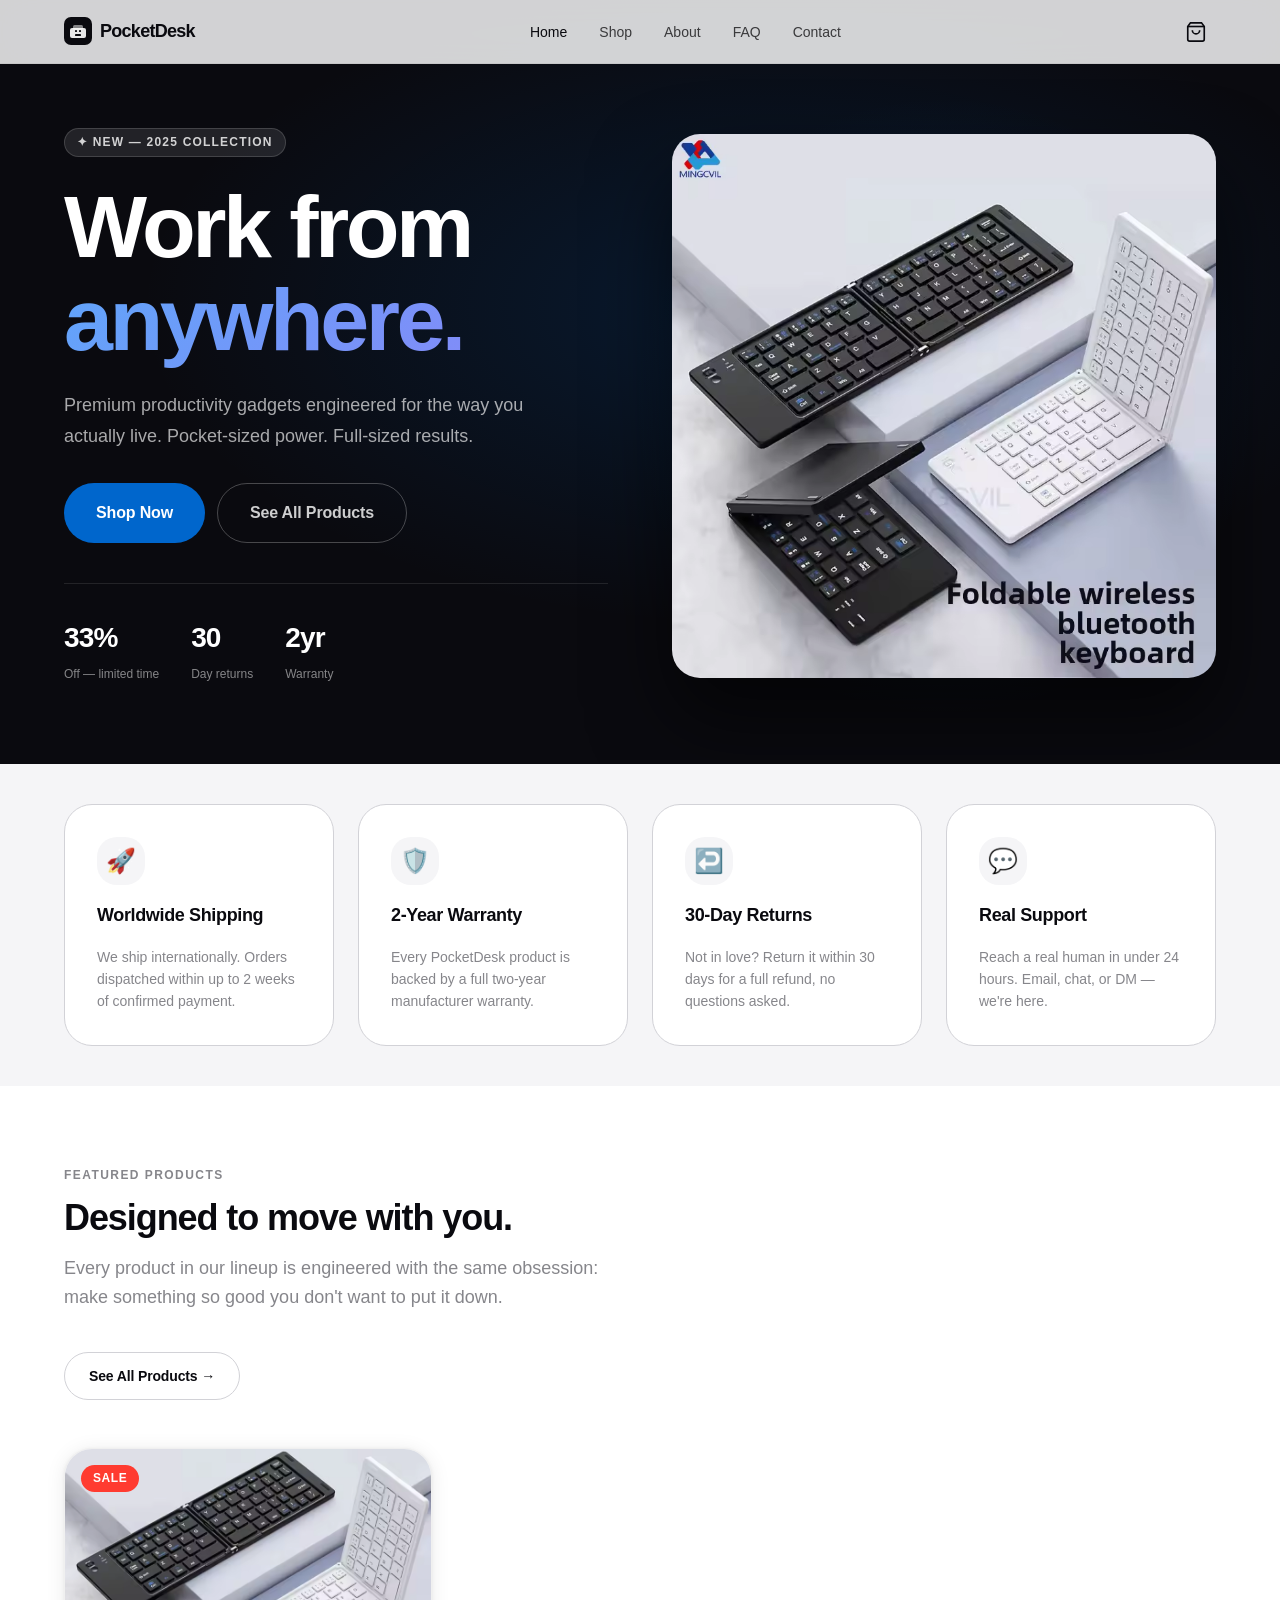
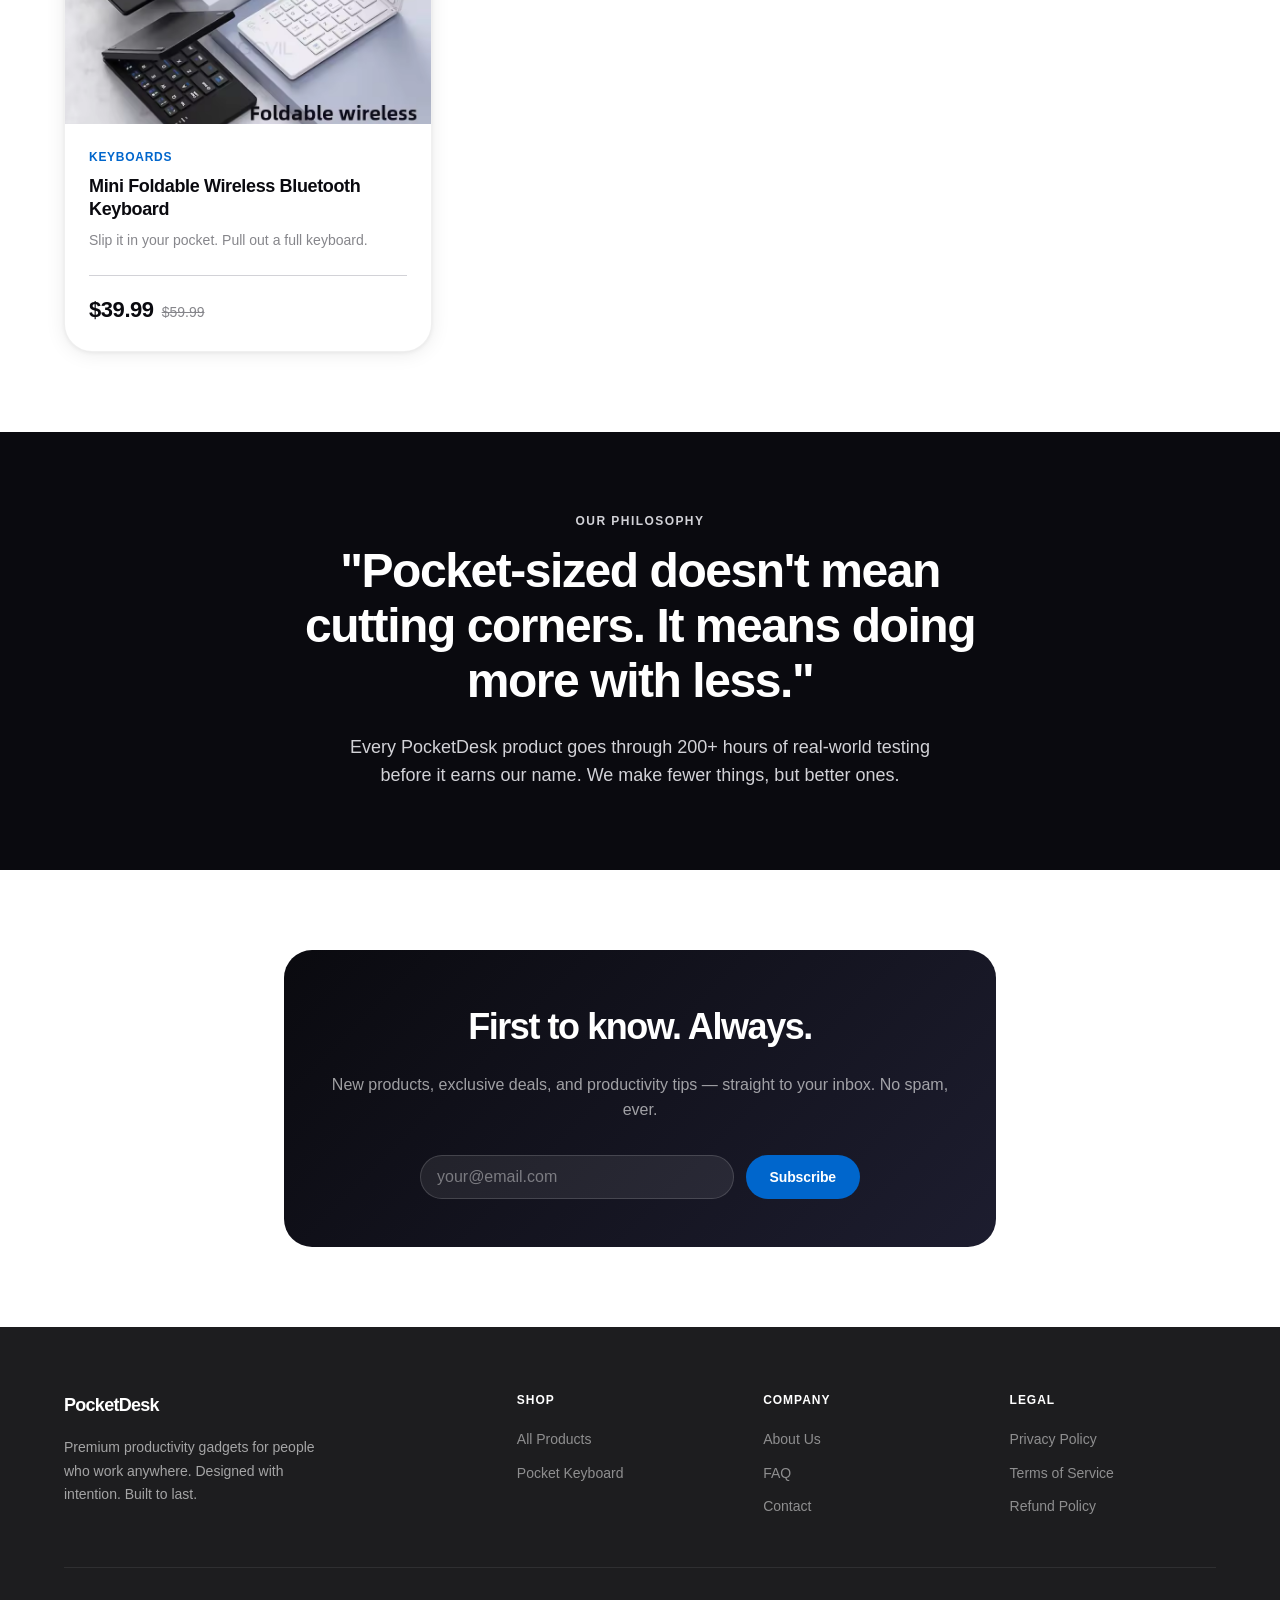
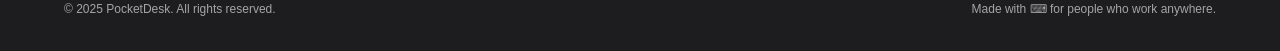
<file: index.html>
<!DOCTYPE html>
<html lang="en">
<head>
  <meta charset="UTF-8">
  <meta name="viewport" content="width=device-width, initial-scale=1.0">
  <title>PocketDesk — Premium Productivity Gadgets</title>
  <meta name="description" content="PocketDesk makes beautifully engineered productivity gadgets for people who work anywhere. Start with our Foldable Bluetooth Pocket Keyboard.">
  <meta name="keywords" content="pocket keyboard, bluetooth keyboard, foldable keyboard, productivity gadgets, travel keyboard">
  <!-- Open Graph -->
  <meta property="og:title" content="PocketDesk — Premium Productivity Gadgets">
  <meta property="og:description" content="Beautifully engineered productivity gadgets for people who work anywhere.">
  <meta property="og:type" content="website">
  <!-- Canonical -->
  <!-- Preconnect for perf -->
  <link rel="canonical" href="https://pocketdesk.netlify.app/">
  <meta property="og:url" content="https://pocketdesk.netlify.app/">
  <link rel="stylesheet" href="style.css">
  <!-- Favicon placeholder — replace with your own -->
  <link rel="icon" href="data:image/svg+xml,<svg xmlns='http://www.w3.org/2000/svg' viewBox='0 0 32 32'><rect width='32' height='32' rx='8' fill='%230a0a0f'/><text y='22' x='7' font-size='18'>⌨</text></svg>">
</head>
<body>

  <!-- ═══════ NAVIGATION ═══════ -->
  <nav class="nav" aria-label="Main navigation">
    <div class="nav__inner">
      <a href="index.html" class="nav__logo" aria-label="PocketDesk home">
        <svg viewBox="0 0 28 28" fill="none" aria-hidden="true">
          <rect width="28" height="28" rx="7" fill="#0A0A0F"/>
          <rect x="6" y="11" width="16" height="10" rx="2" fill="white" opacity=".9"/>
          <rect x="9" y="8" width="10" height="5" rx="1.5" fill="white" opacity=".5"/>
          <rect x="11" y="13" width="2" height="2" rx=".4" fill="#0A0A0F"/>
          <rect x="15" y="13" width="2" height="2" rx=".4" fill="#0A0A0F"/>
          <rect x="11" y="17" width="6" height="2" rx=".4" fill="#0A0A0F"/>
        </svg>
        PocketDesk
      </a>

      <ul class="nav__links" role="list">
        <li><a href="index.html">Home</a></li>
        <li><a href="products.html">Shop</a></li>
        <li><a href="about.html">About</a></li>
        <li><a href="faq.html">FAQ</a></li>
        <li><a href="contact.html">Contact</a></li>
      </ul>

      <div class="nav__actions">
        <button class="nav__cart-btn" aria-label="Shopping cart">
          <svg viewBox="0 0 24 24" fill="none" stroke="currentColor" stroke-width="1.8" aria-hidden="true">
            <path d="M6 2L3 6v14a2 2 0 002 2h14a2 2 0 002-2V6l-3-4z"/>
            <line x1="3" y1="6" x2="21" y2="6"/>
            <path d="M16 10a4 4 0 01-8 0"/>
          </svg>
          <span class="cart-badge" aria-live="polite">0</span>
        </button>
        <button class="nav__hamburger" aria-label="Toggle menu" aria-expanded="false">
          <span></span><span></span><span></span>
        </button>
      </div>
    </div>
    <div class="nav__mobile" aria-label="Mobile navigation">
      <a href="index.html">Home</a>
      <a href="products.html">Shop</a>
      <a href="about.html">About</a>
      <a href="faq.html">FAQ</a>
      <a href="contact.html">Contact</a>
    </div>
  </nav>

  <main>

    <!-- ═══════ HERO ═══════ -->
    <section class="hero" aria-label="Hero">
      <div class="container hero__inner">
        <div class="hero__content">
          <div class="hero__tag">✦ New — 2025 Collection</div>
          <h1 class="hero__title">
            Work from<br><em>anywhere.</em>
          </h1>
          <p class="hero__body">
            Premium productivity gadgets engineered for the way you actually live. Pocket-sized power. Full-sized results.
          </p>
          <div class="hero__actions">
            <a href="products.html?id=mini-foldable-wireless-bluetooth-keyboard" class="btn btn--accent btn--lg" id="heroShopBtn">
              Shop Now
            </a>
            <a href="#featured" class="btn btn--outline btn--lg" style="color:rgba(255,255,255,.8); border-color:rgba(255,255,255,.25)">
              See All Products
            </a>
          </div>
          <div class="hero__stat-row">
            <div>
              <div class="hero__stat-num">33%</div>
              <div class="hero__stat-label">Off — limited time</div>
            </div>
            <div>
              <div class="hero__stat-num">30</div>
              <div class="hero__stat-label">Day returns</div>
            </div>
            <div>
              <div class="hero__stat-num">2yr</div>
              <div class="hero__stat-label">Warranty</div>
            </div>
          </div>
        </div>

        <div class="hero__image-wrap">
          <img
            src="images/keyboard1.jpg"
            alt="PocketDesk Mini Foldable Wireless Bluetooth Keyboard"
            class="hero__image"
            width="560" height="460"
            loading="eager"
            onerror="this.style.display='none'"
          >
        </div>
      </div>
    </section>

    <!-- ═══════ TRUST STRIP ═══════ -->
    <section class="section section--surface" style="padding: var(--sp-10) 0;">
      <div class="container">
        <div class="features-strip">
          <div class="feature-tile">
            <div class="feature-tile__icon">🚀</div>
            <div class="feature-tile__title">Worldwide Shipping</div>
            <div class="feature-tile__body">We ship internationally. Orders dispatched within up to 2 weeks of confirmed payment.</div>
          </div>
          <div class="feature-tile">
            <div class="feature-tile__icon">🛡️</div>
            <div class="feature-tile__title">2-Year Warranty</div>
            <div class="feature-tile__body">Every PocketDesk product is backed by a full two-year manufacturer warranty.</div>
          </div>
          <div class="feature-tile">
            <div class="feature-tile__icon">↩️</div>
            <div class="feature-tile__title">30-Day Returns</div>
            <div class="feature-tile__body">Not in love? Return it within 30 days for a full refund, no questions asked.</div>
          </div>
          <div class="feature-tile">
            <div class="feature-tile__icon">💬</div>
            <div class="feature-tile__title">Real Support</div>
            <div class="feature-tile__body">Reach a real human in under 24 hours. Email, chat, or DM — we're here.</div>
          </div>
        </div>
      </div>
    </section>

    <!-- ═══════ FEATURED PRODUCTS ═══════ -->
    <section class="section" id="featured" aria-labelledby="featuredHeading">
      <div class="container">
        <div class="section-header">
          <p class="eyebrow">Featured Products</p>
          <h2 class="section-title" id="featuredHeading">Designed to move with you.</h2>
          <p class="section-subtitle">
            Every product in our lineup is engineered with the same obsession: make something so good you don't want to put it down.
          </p>
          <a href="products.html" class="btn btn--outline">See All Products →</a>
        </div>
        <!-- Products injected by script.js from products.json -->
        <div class="product-grid" id="featuredGrid" aria-live="polite">
          <!-- Loading state: script.js replaces this -->
          <div style="grid-column:1/-1; color:var(--gray); padding:var(--sp-10); text-align:center">
            Loading products…
          </div>
        </div>
      </div>
    </section>

    <!-- ═══════ BRAND CALLOUT ═══════ -->
    <section class="section section--dark" aria-label="Our promise">
      <div class="container" style="max-width:760px; text-align:center">
        <p class="eyebrow">Our Philosophy</p>
        <h2 class="section-title" style="font-size: clamp(1.75rem, 4vw, 3rem);">
          "Pocket-sized doesn't mean cutting corners. It means doing more with less."
        </h2>
        <p class="section-subtitle" style="margin: var(--sp-6) auto 0; text-align:center">
          Every PocketDesk product goes through 200+ hours of real-world testing before it earns our name. We make fewer things, but better ones.
        </p>
      </div>
    </section>

    <!-- ═══════ NEWSLETTER ═══════ -->
    <section class="section" aria-label="Newsletter signup">
      <div class="container" style="max-width:760px">
        <div class="newsletter">
          <h2>First to know. Always.</h2>
          <p>New products, exclusive deals, and productivity tips — straight to your inbox. No spam, ever.</p>
          <div class="newsletter__form">
            <input type="email" class="newsletter__input"
                   placeholder="your@email.com" aria-label="Email address">
            <button class="btn btn--accent">Subscribe</button>
          </div>
        </div>
      </div>
    </section>

  </main>

  <!-- ═══════ FOOTER ═══════ -->
  <footer class="footer" aria-label="Site footer">
    <div class="container">
      <div class="footer__grid">
        <div class="footer__brand">
          <a href="index.html" class="nav__logo" style="color:white; margin-bottom:var(--sp-4); display:inline-flex">
            PocketDesk
          </a>
          <p>Premium productivity gadgets for people who work anywhere. Designed with intention. Built to last.</p>
        </div>
        <div>
          <div class="footer__col-title">Shop</div>
          <ul class="footer__links" role="list">
            <li><a href="products.html">All Products</a></li>
            <li><a href="products.html?id=mini-foldable-wireless-bluetooth-keyboard">Pocket Keyboard</a></li>
          </ul>
        </div>
        <div>
          <div class="footer__col-title">Company</div>
          <ul class="footer__links" role="list">
            <li><a href="about.html">About Us</a></li>
            <li><a href="faq.html">FAQ</a></li>
            <li><a href="contact.html">Contact</a></li>
          </ul>
        </div>
        <div>
          <div class="footer__col-title">Legal</div>
          <ul class="footer__links" role="list">
            <li><a href="privacy.html">Privacy Policy</a></li>
            <li><a href="terms.html">Terms of Service</a></li>
            <li><a href="refunds.html">Refund Policy</a></li>
          </ul>
        </div>
      </div>
      <div class="footer__bottom">
        <span>© 2025 PocketDesk. All rights reserved.</span>
        <span>Made with ⌨ for people who work anywhere.</span>
      </div>
    </div>
  </footer>

  <!-- ═══════ CART DRAWER ═══════ -->
  <div class="cart-overlay" aria-hidden="true" onclick="closeCart()"></div>
  <aside class="cart-drawer" aria-label="Shopping cart" role="dialog">
    <div class="cart-drawer__head">
      <h2 class="cart-drawer__title">Your Cart</h2>
      <button class="cart-close" onclick="closeCart()" aria-label="Close cart">×</button>
    </div>
    <div class="cart-drawer__body" id="cartBody">
      <!-- Rendered by script.js -->
    </div>
    <div class="cart-drawer__foot" id="cartFooter" style="display:none">
      <div class="cart-drawer__subtotal">
        <span>Subtotal</span>
        <span id="cartSubtotal">$0.00</span>
      </div>
      <button class="btn btn--accent btn--full btn--lg" onclick="checkout()">
        Checkout
      </button>
      <p class="cart-drawer__note">Taxes and shipping calculated at checkout.</p>
    </div>
  </aside>

  <!-- Back to top -->
  <button class="back-to-top" aria-label="Back to top">
    <svg viewBox="0 0 24 24" fill="none" stroke="currentColor" stroke-width="2.5" aria-hidden="true">
      <polyline points="18 15 12 9 6 15"/>
    </svg>
  </button>

  <div class="toast-container" aria-live="polite" aria-atomic="true"></div>
  <script src="script.js"></script>
</body>
</html>
</file>
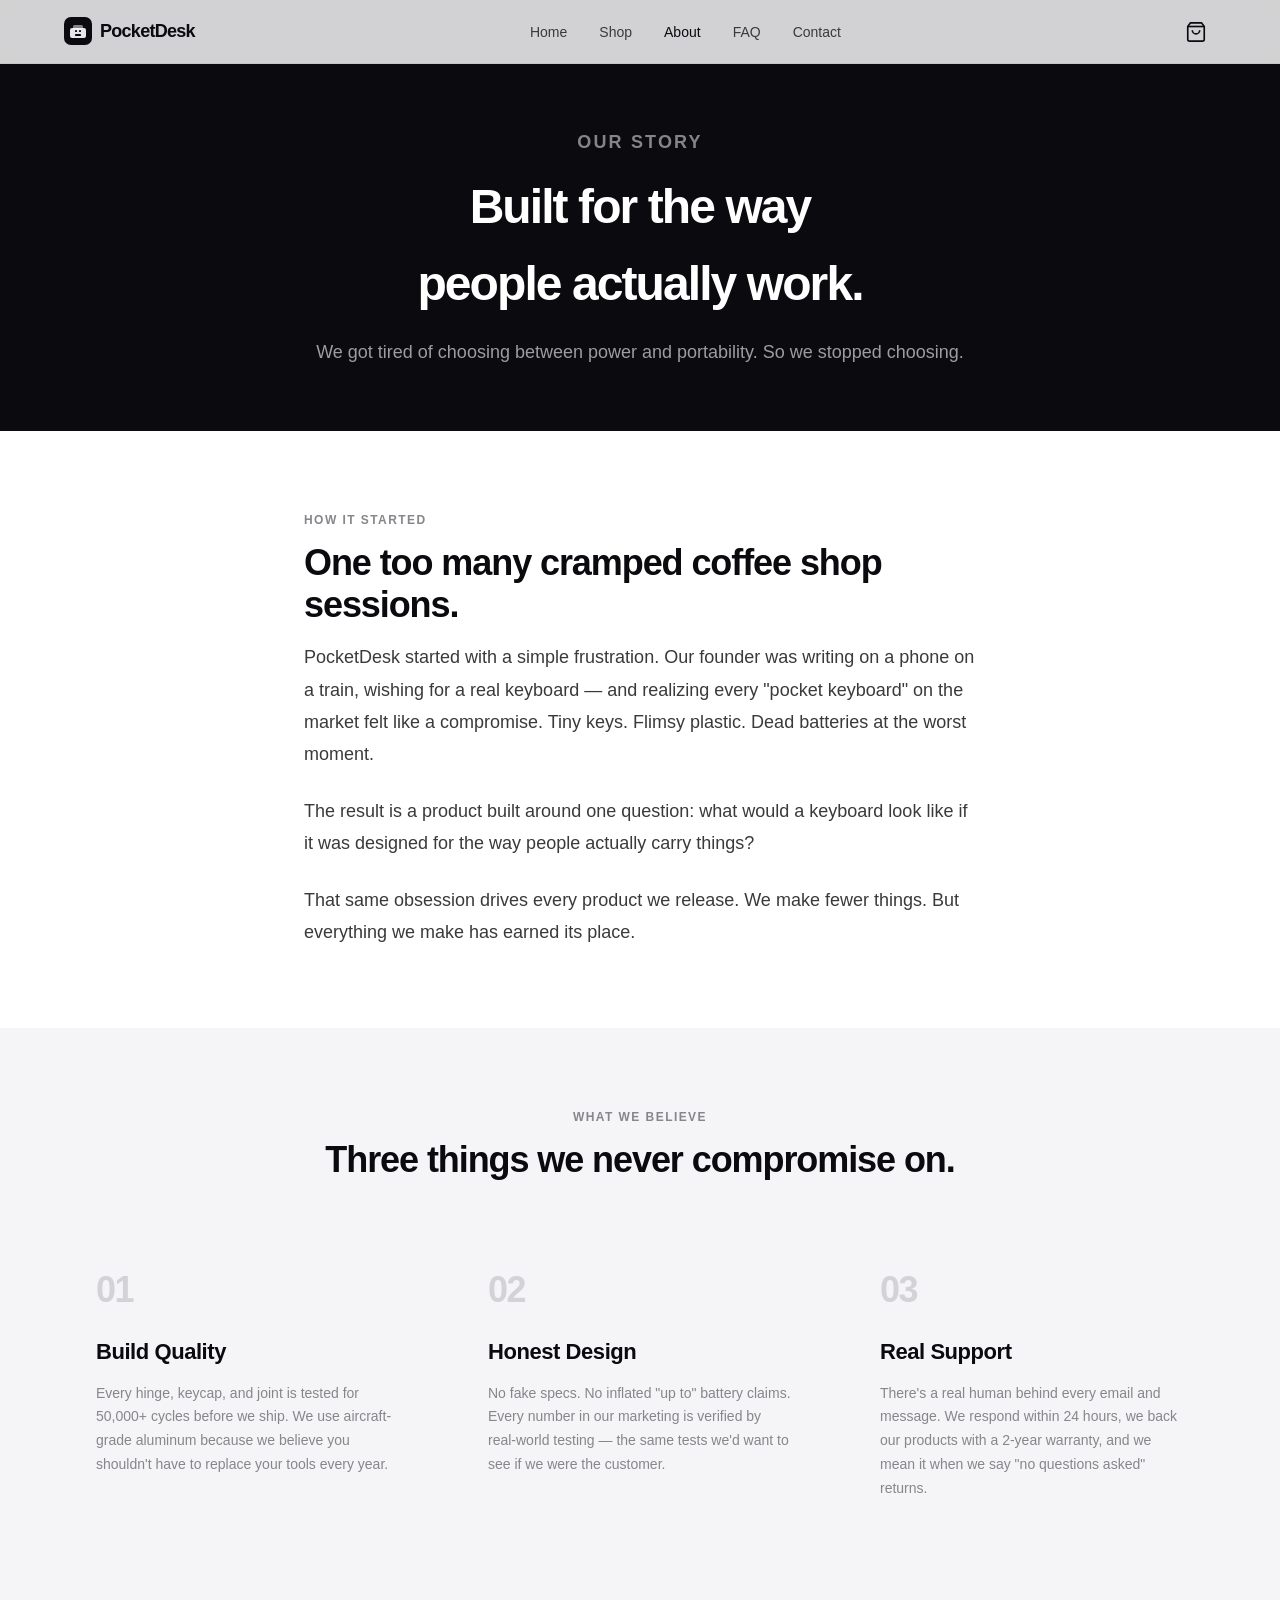
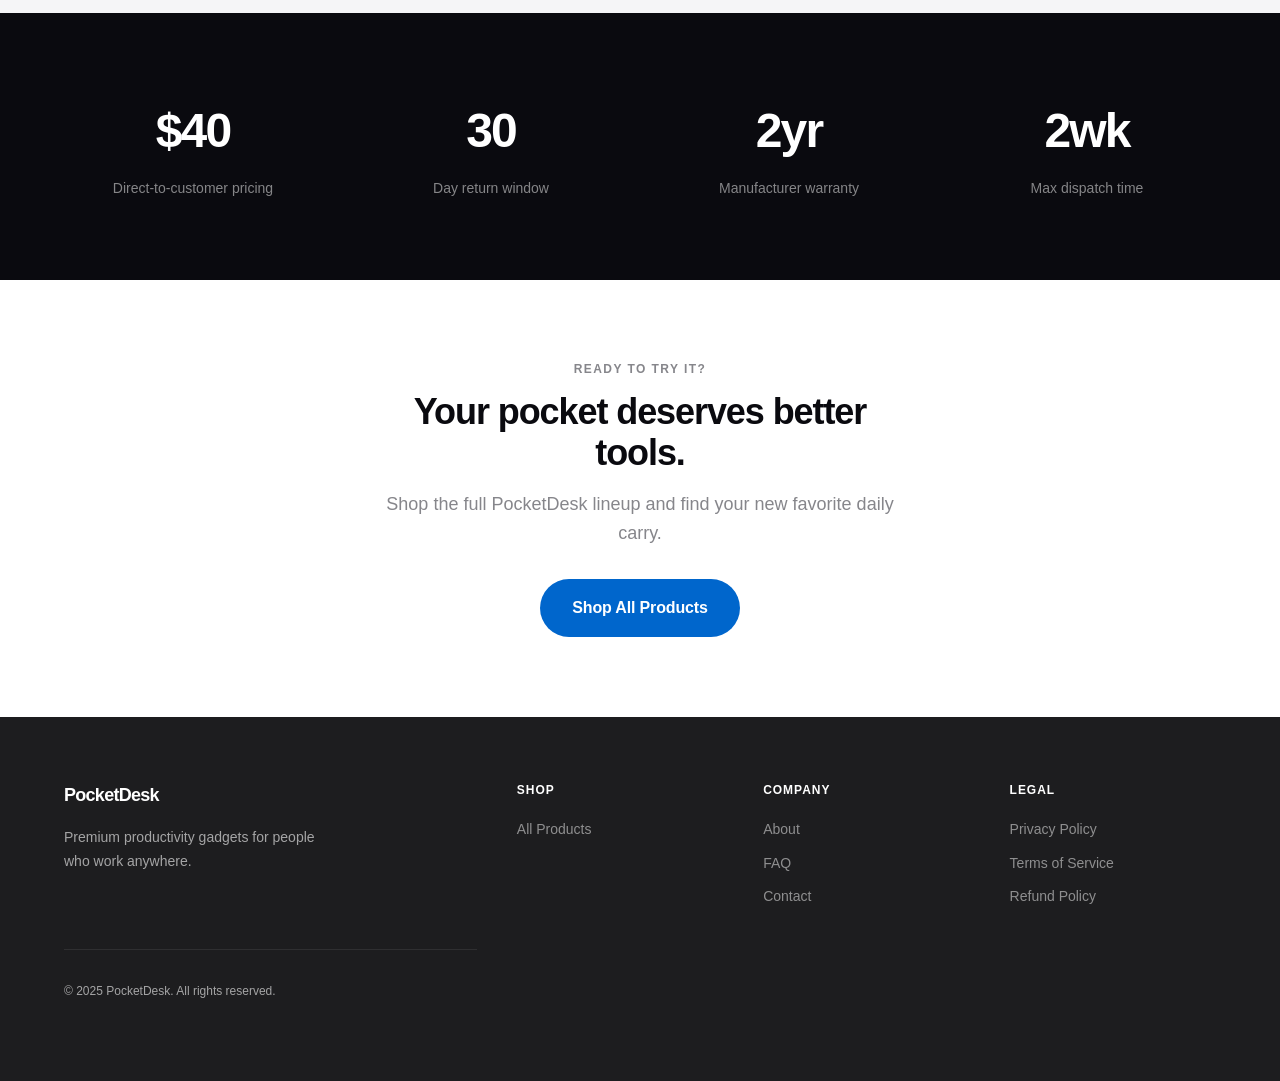
<file: about.html>
<!DOCTYPE html>
<html lang="en">
<head>
  <meta charset="UTF-8">
  <meta name="viewport" content="width=device-width, initial-scale=1.0">
  <title>About — PocketDesk</title>
  <meta name="description" content="PocketDesk was born from a simple frustration: great productivity tools that fit in your pocket didn't exist. So we built them.">
  <link rel="canonical" href="https://pocketdesk.netlify.app/about.html">
  <meta property="og:url" content="https://pocketdesk.netlify.app/about.html">
  <link rel="stylesheet" href="style.css">
  <link rel="icon" href="data:image/svg+xml,<svg xmlns='http://www.w3.org/2000/svg' viewBox='0 0 32 32'><rect width='32' height='32' rx='8' fill='%230a0a0f'/><text y='22' x='7' font-size='18'>⌨</text></svg>">
</head>
<body>

  <!-- ═══════ NAVIGATION ═══════ -->
  <nav class="nav">
    <div class="nav__inner">
      <a href="index.html" class="nav__logo">
        <svg viewBox="0 0 28 28" fill="none"><rect width="28" height="28" rx="7" fill="#0A0A0F"/><rect x="6" y="11" width="16" height="10" rx="2" fill="white" opacity=".9"/><rect x="9" y="8" width="10" height="5" rx="1.5" fill="white" opacity=".5"/><rect x="11" y="13" width="2" height="2" rx=".4" fill="#0A0A0F"/><rect x="15" y="13" width="2" height="2" rx=".4" fill="#0A0A0F"/><rect x="11" y="17" width="6" height="2" rx=".4" fill="#0A0A0F"/></svg>
        PocketDesk
      </a>
      <ul class="nav__links">
        <li><a href="index.html">Home</a></li>
        <li><a href="products.html">Shop</a></li>
        <li><a href="about.html">About</a></li>
        <li><a href="faq.html">FAQ</a></li>
        <li><a href="contact.html">Contact</a></li>
      </ul>
      <div class="nav__actions">
        <button class="nav__cart-btn" aria-label="Cart">
          <svg viewBox="0 0 24 24" fill="none" stroke="currentColor" stroke-width="1.8"><path d="M6 2L3 6v14a2 2 0 002 2h14a2 2 0 002-2V6l-3-4z"/><line x1="3" y1="6" x2="21" y2="6"/><path d="M16 10a4 4 0 01-8 0"/></svg>
          <span class="cart-badge">0</span>
        </button>
        <button class="nav__hamburger" aria-label="Toggle menu"><span></span><span></span><span></span></button>
      </div>
    </div>
    <div class="nav__mobile">
      <a href="index.html">Home</a><a href="products.html">Shop</a><a href="about.html">About</a><a href="faq.html">FAQ</a><a href="contact.html">Contact</a>
    </div>
  </nav>

  <main>

    <!-- ═══════ HERO ═══════ -->
    <section class="page-hero" aria-label="About header">
      <div class="container">
        <p class="eyebrow" style="color:rgba(255,255,255,.5)">Our Story</p>
        <h1>Built for the way<br>people actually work.</h1>
        <p>We got tired of choosing between power and portability. So we stopped choosing.</p>
      </div>
    </section>

    <!-- ═══════ ORIGIN STORY ═══════ -->
    <section class="section">
      <div class="container" style="max-width: 720px">
        <p class="eyebrow">How It Started</p>
        <h2 class="section-title">One too many cramped coffee shop sessions.</h2>
        <p style="font-size:var(--text-lg); color:var(--ink-muted); line-height:1.8; margin-bottom:var(--sp-6)">
          PocketDesk started with a simple frustration. Our founder was writing on a phone on a train, wishing for a real keyboard — and realizing every "pocket keyboard" on the market felt like a compromise. Tiny keys. Flimsy plastic. Dead batteries at the worst moment.
        </p>
        <p style="font-size:var(--text-lg); color:var(--ink-muted); line-height:1.8; margin-bottom:var(--sp-6)">
          The result is a product built around one question: what would a keyboard look like if it was designed for the way people actually carry things?
        </p>
        <p style="font-size:var(--text-lg); color:var(--ink-muted); line-height:1.8;">
          That same obsession drives every product we release. We make fewer things. But everything we make has earned its place.
        </p>
      </div>
    </section>

    <!-- ═══════ VALUES ═══════ -->
    <section class="section section--surface" aria-labelledby="valuesHeading">
      <div class="container">
        <div class="section-header section-header--center">
          <p class="eyebrow">What We Believe</p>
          <h2 class="section-title" id="valuesHeading">Three things we never compromise on.</h2>
        </div>
        <div class="about-values">
          <div class="value-card">
            <div class="value-card__num">01</div>
            <h3 class="value-card__title">Build Quality</h3>
            <p class="value-card__body">
              Every hinge, keycap, and joint is tested for 50,000+ cycles before we ship. We use aircraft-grade aluminum because we believe you shouldn't have to replace your tools every year.
            </p>
          </div>
          <div class="value-card">
            <div class="value-card__num">02</div>
            <h3 class="value-card__title">Honest Design</h3>
            <p class="value-card__body">
              No fake specs. No inflated "up to" battery claims. Every number in our marketing is verified by real-world testing — the same tests we'd want to see if we were the customer.
            </p>
          </div>
          <div class="value-card">
            <div class="value-card__num">03</div>
            <h3 class="value-card__title">Real Support</h3>
            <p class="value-card__body">
              There's a real human behind every email and message. We respond within 24 hours, we back our products with a 2-year warranty, and we mean it when we say "no questions asked" returns.
            </p>
          </div>
        </div>
      </div>
    </section>

    <!-- ═══════ COMMITMENTS ═══════ -->
    <section class="section section--dark" aria-label="Our commitments">
      <div class="container">
        <div style="display:grid; grid-template-columns:repeat(auto-fit, minmax(160px, 1fr)); gap:var(--sp-10); text-align:center">
          <div>
            <div style="font-size:var(--text-4xl); font-weight:700; letter-spacing:-.04em">$40</div>
            <div style="color:rgba(255,255,255,.5); font-size:var(--text-sm); margin-top:var(--sp-2)">Direct-to-customer pricing</div>
          </div>
          <div>
            <div style="font-size:var(--text-4xl); font-weight:700; letter-spacing:-.04em">30</div>
            <div style="color:rgba(255,255,255,.5); font-size:var(--text-sm); margin-top:var(--sp-2)">Day return window</div>
          </div>
          <div>
            <div style="font-size:var(--text-4xl); font-weight:700; letter-spacing:-.04em">2yr</div>
            <div style="color:rgba(255,255,255,.5); font-size:var(--text-sm); margin-top:var(--sp-2)">Manufacturer warranty</div>
          </div>
          <div>
            <div style="font-size:var(--text-4xl); font-weight:700; letter-spacing:-.04em">2wk</div>
            <div style="color:rgba(255,255,255,.5); font-size:var(--text-sm); margin-top:var(--sp-2)">Max dispatch time</div>
          </div>
        </div>
      </div>
    </section>

    <!-- ═══════ CTA ═══════ -->
    <section class="section" style="text-align:center">
      <div class="container" style="max-width:560px">
        <p class="eyebrow">Ready to Try It?</p>
        <h2 class="section-title">Your pocket deserves better tools.</h2>
        <p class="section-subtitle" style="margin: 0 auto var(--sp-8)">Shop the full PocketDesk lineup and find your new favorite daily carry.</p>
        <a href="products.html" class="btn btn--accent btn--lg">Shop All Products</a>
      </div>
    </section>

  </main>

  <!-- FOOTER -->
  <footer class="footer">
    <div class="container">
      <div class="footer__grid">
        <div class="footer__brand">
          <a href="index.html" class="nav__logo" style="color:white; margin-bottom:var(--sp-4); display:inline-flex">PocketDesk</a>
          <p>Premium productivity gadgets for people who work anywhere.</p>
        </div>
        <div><div class="footer__col-title">Shop</div><ul class="footer__links"><li><a href="products.html">All Products</a></li></ul></div>
        <div><div class="footer__col-title">Company</div><ul class="footer__links"><li><a href="about.html">About</a></li><li><a href="faq.html">FAQ</a></li><li><a href="contact.html">Contact</a></li></ul></div>
                <div>
          <div class="footer__col-title">Legal</div>
          <ul class="footer__links" role="list">
            <li><a href="privacy.html">Privacy Policy</a></li>
            <li><a href="terms.html">Terms of Service</a></li>
            <li><a href="refunds.html">Refund Policy</a></li>
          </ul>
        </div>
      <div class="footer__bottom"><span>© 2025 PocketDesk. All rights reserved.</span></div>
    </div>
  </footer>

  <div class="cart-overlay" onclick="closeCart()"></div>
  <aside class="cart-drawer" role="dialog" aria-label="Shopping cart">
    <div class="cart-drawer__head"><h2 class="cart-drawer__title">Your Cart</h2><button class="cart-close" onclick="closeCart()">×</button></div>
    <div class="cart-drawer__body" id="cartBody"></div>
    <div class="cart-drawer__foot" id="cartFooter" style="display:none">
      <div class="cart-drawer__subtotal"><span>Subtotal</span><span id="cartSubtotal">$0.00</span></div>
      <button class="btn btn--accent btn--full btn--lg" onclick="checkout()">Checkout</button>
    </div>
  </aside>

  <button class="back-to-top" aria-label="Back to top"><svg viewBox="0 0 24 24" fill="none" stroke="currentColor" stroke-width="2.5"><polyline points="18 15 12 9 6 15"/></svg></button>
  <div class="toast-container" aria-live="polite"></div>
  <script src="script.js"></script>
</body>
</html>
</file>
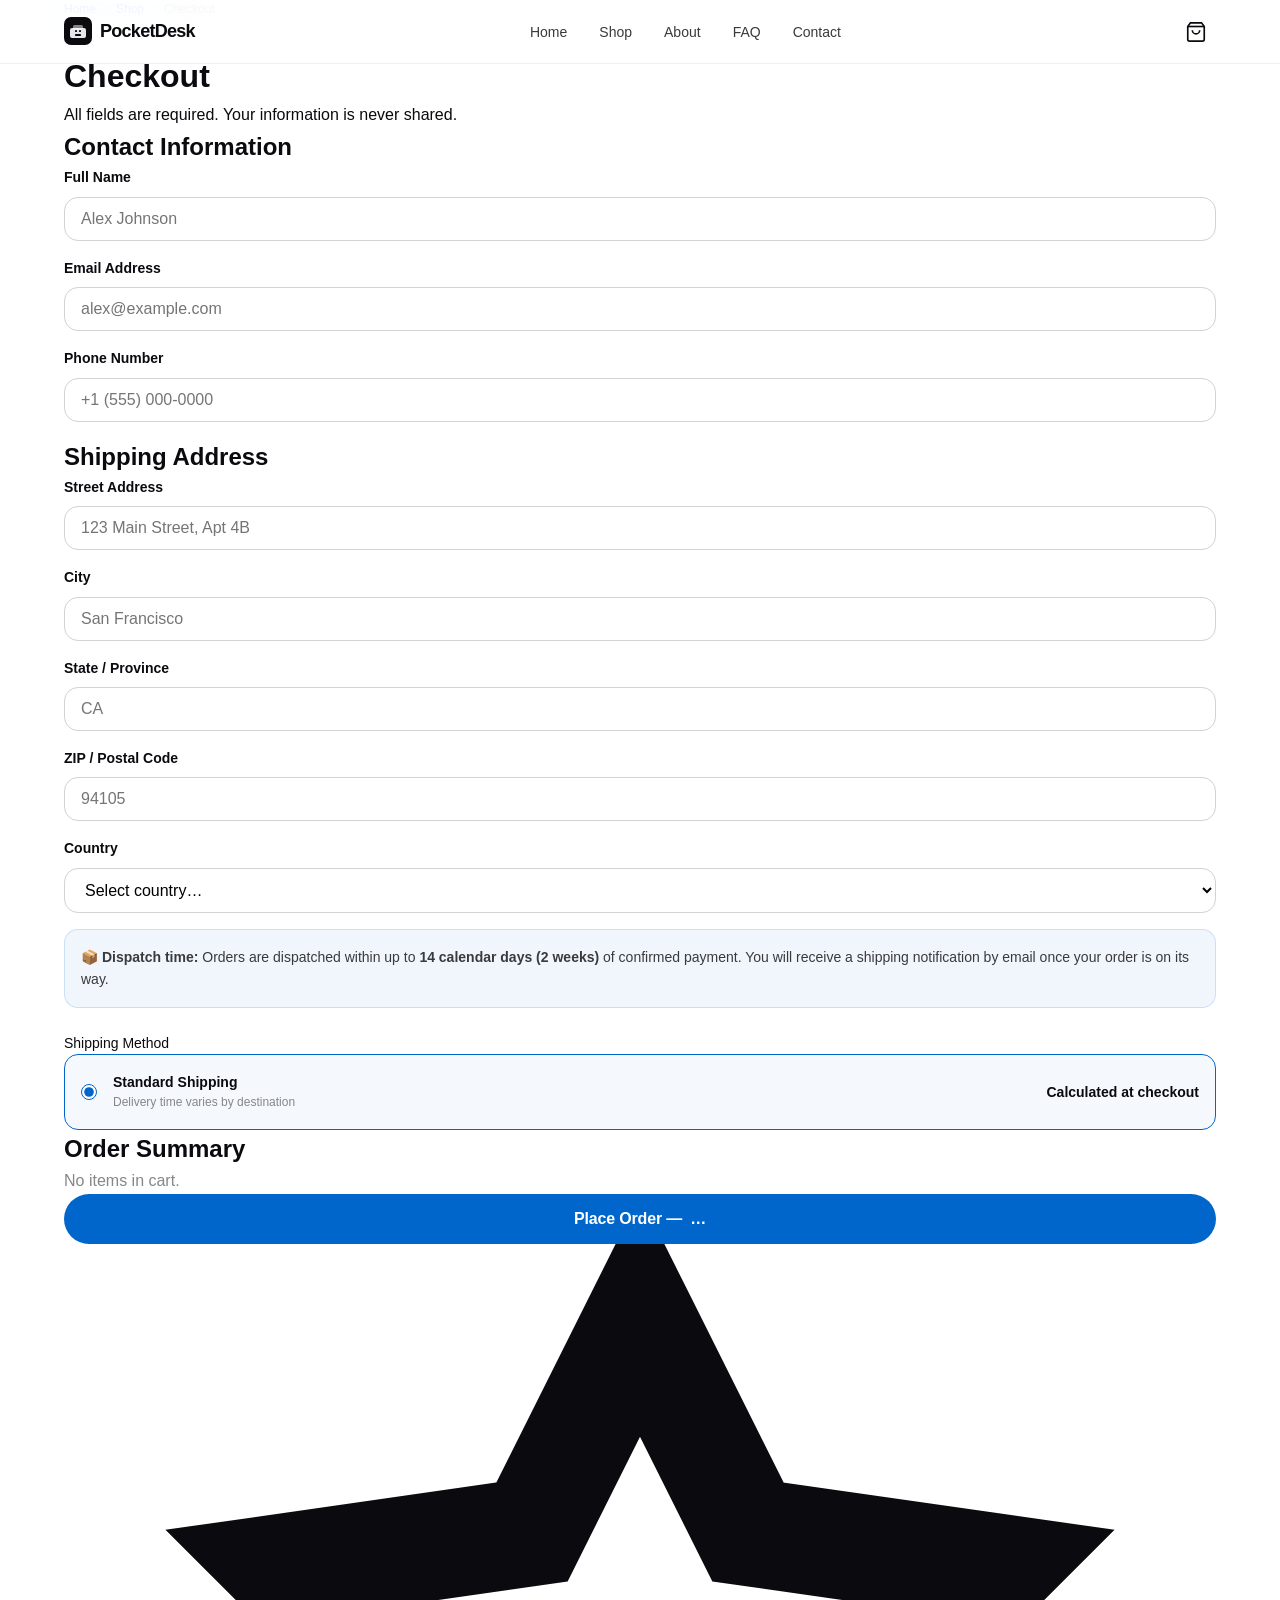
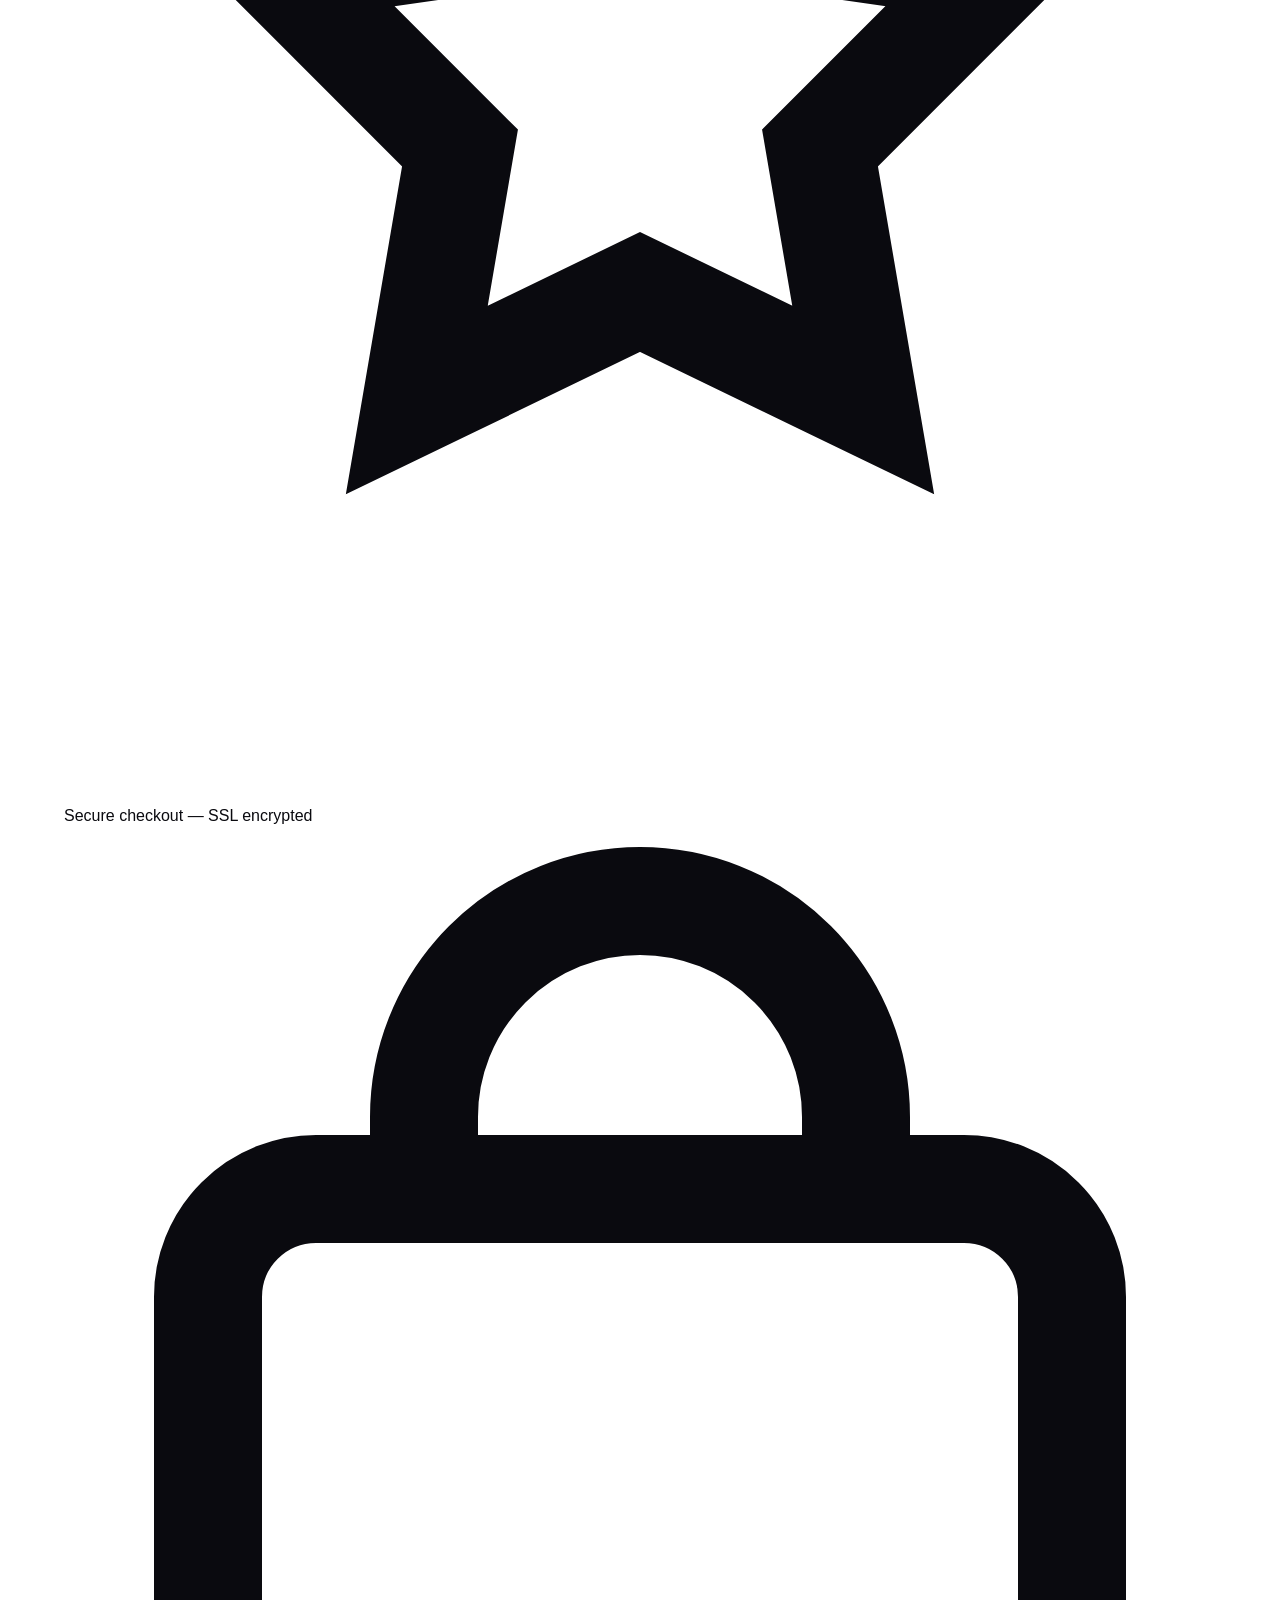
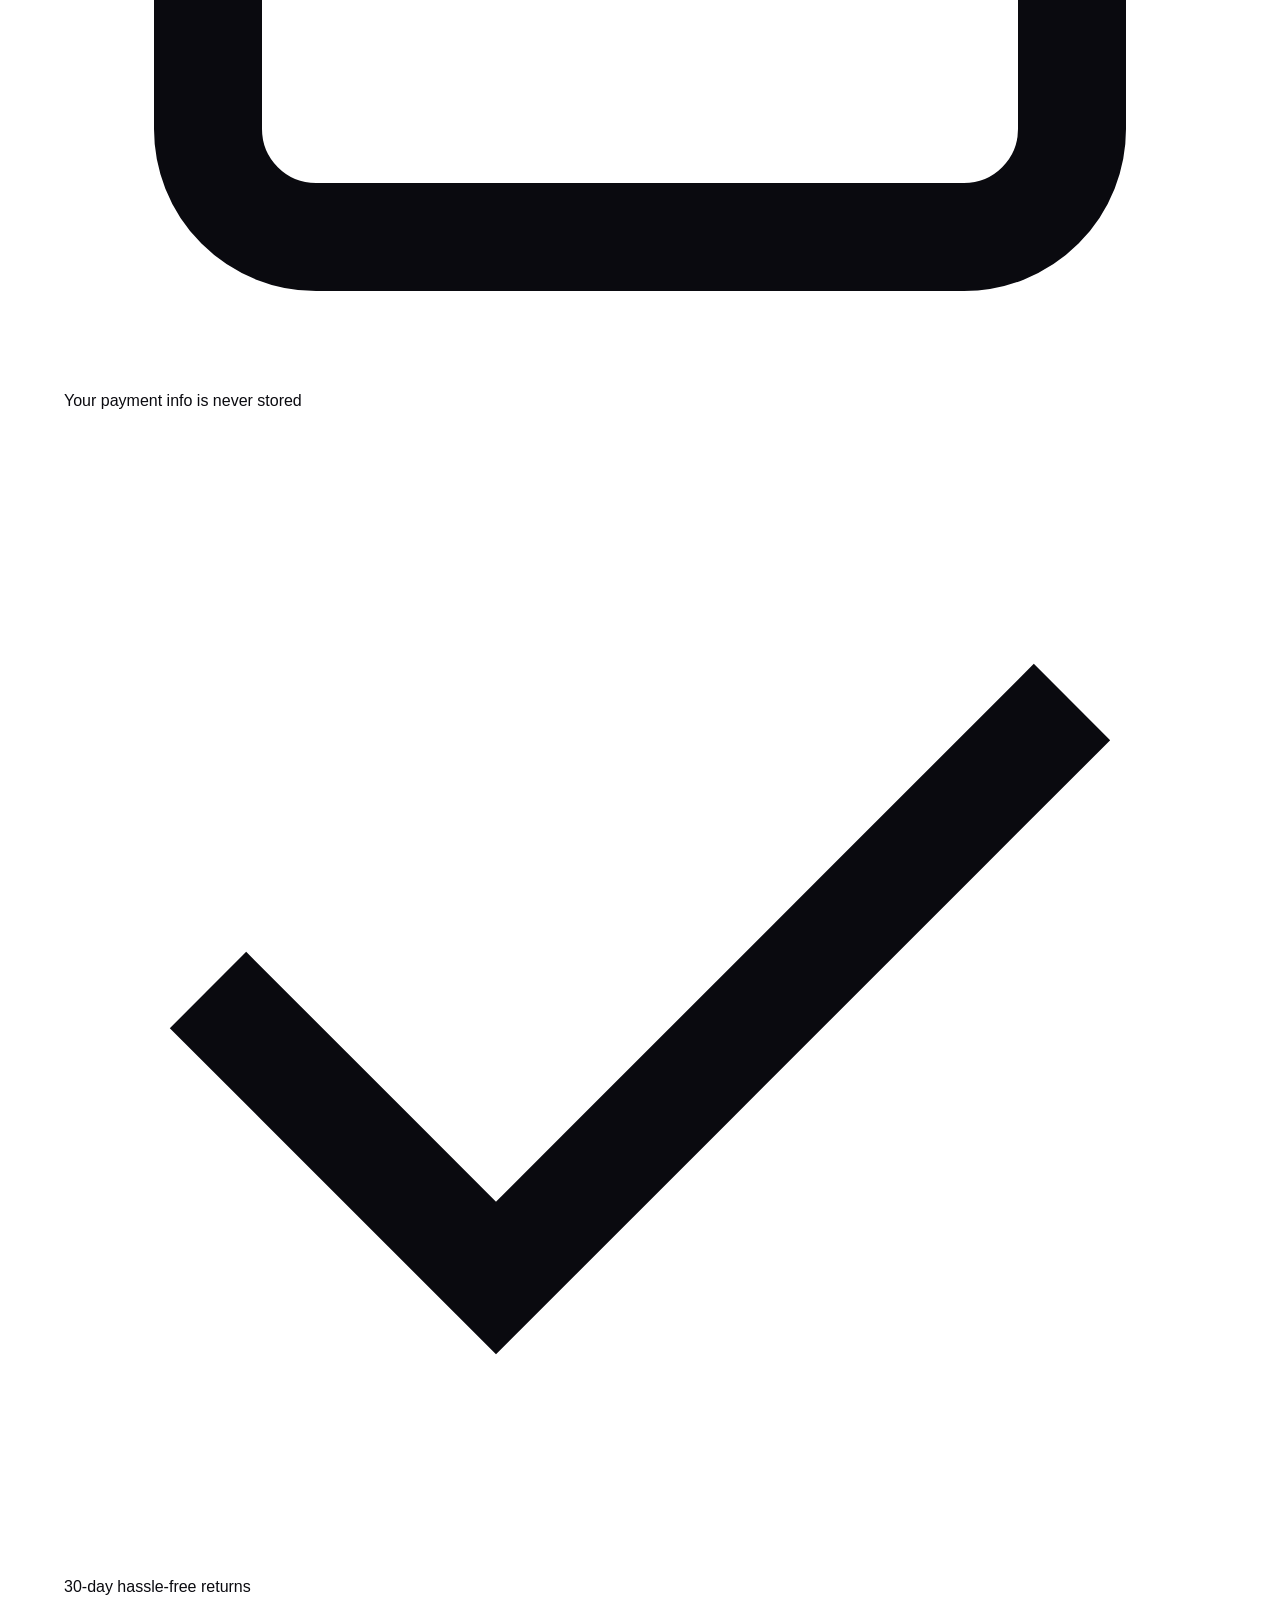
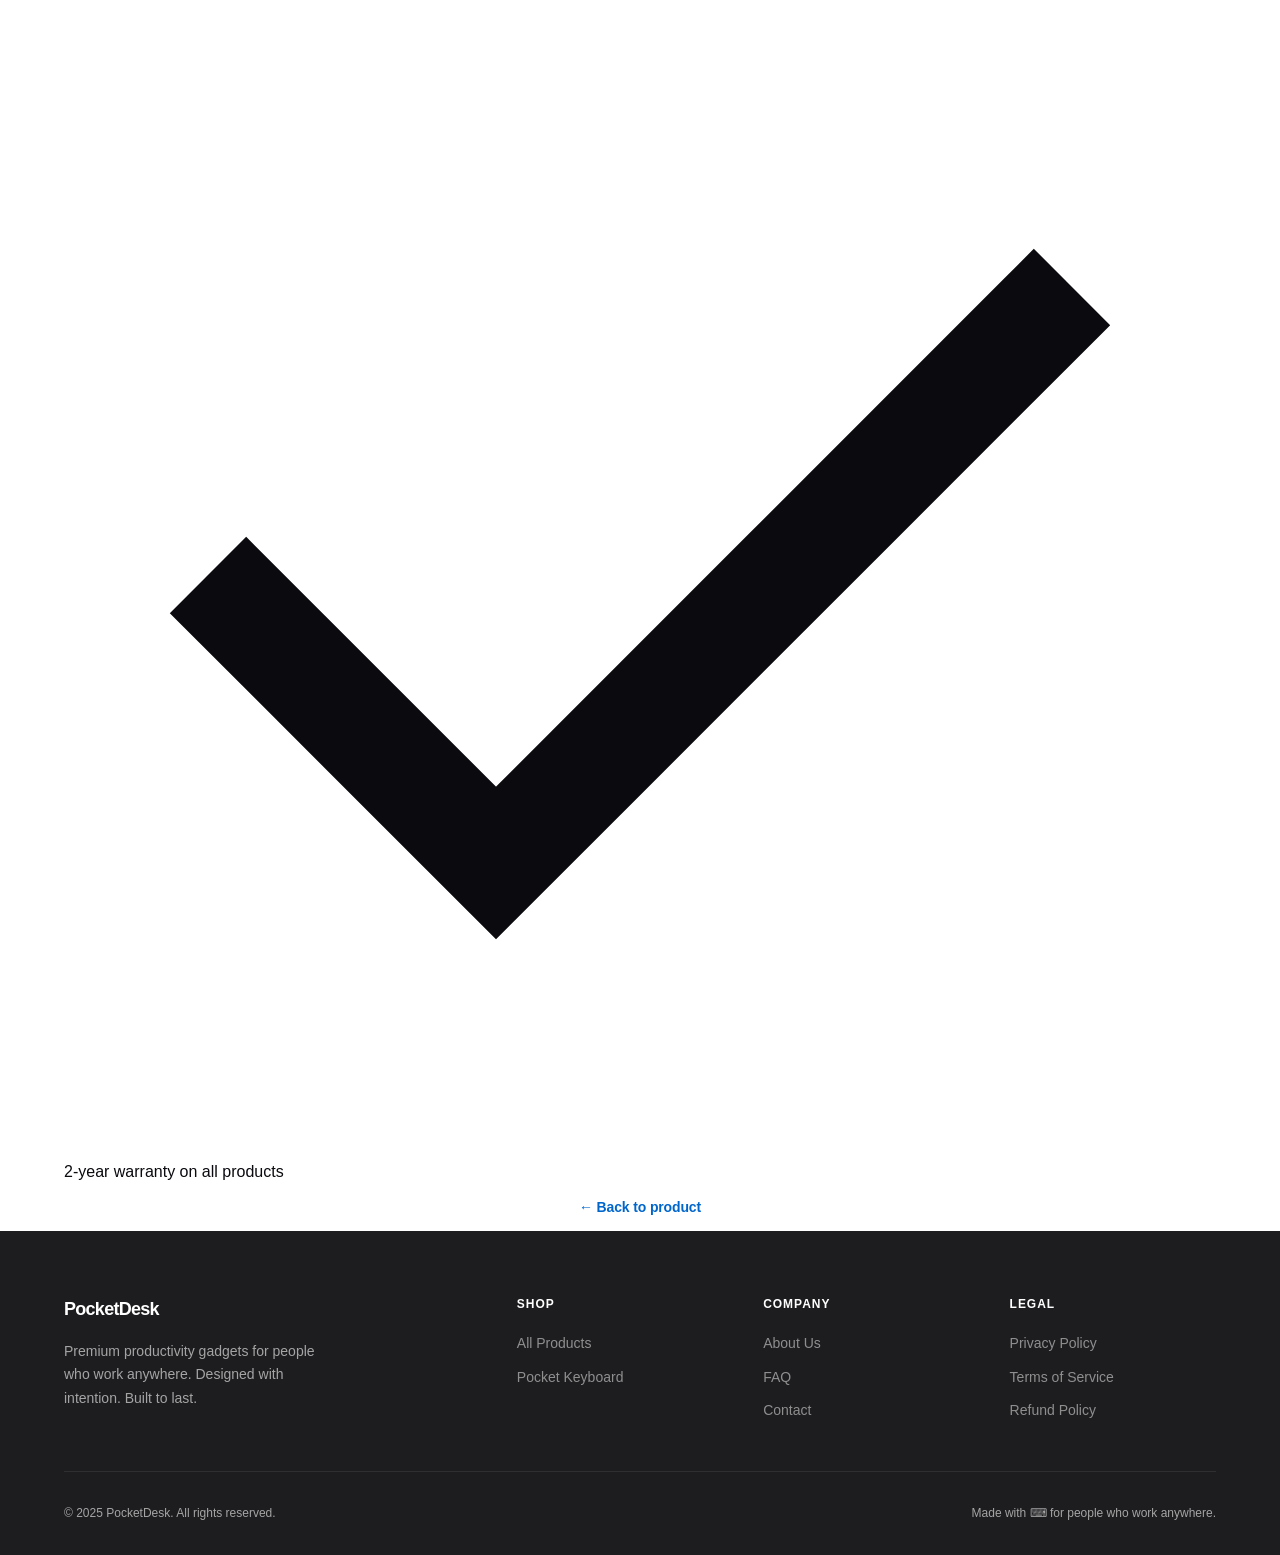
<file: checkout.html>
<!DOCTYPE html>
<html lang="en">
<head>
  <meta charset="UTF-8">
  <meta name="viewport" content="width=device-width, initial-scale=1.0">
  <title>Checkout — PocketDesk</title>
  <meta name="description" content="Complete your PocketDesk order. Secure checkout with fast shipping.">
  <meta name="robots" content="noindex">
  <link rel="canonical" href="https://pocketdesk.netlify.app/checkout.html">
  <meta property="og:url" content="https://pocketdesk.netlify.app/checkout.html">
  <link rel="stylesheet" href="style.css">
  <link rel="icon" href="data:image/svg+xml,<svg xmlns='http://www.w3.org/2000/svg' viewBox='0 0 32 32'><rect width='32' height='32' rx='8' fill='%230a0a0f'/><text y='22' x='7' font-size='18'>⌨</text></svg>">
</head>
<body>

  <!-- ═══════ NAVIGATION ═══════ -->
  <nav class="nav" aria-label="Main navigation">
    <div class="nav__inner">
      <a href="index.html" class="nav__logo" aria-label="PocketDesk home">
        <svg viewBox="0 0 28 28" fill="none" aria-hidden="true">
          <rect width="28" height="28" rx="7" fill="#0A0A0F"/>
          <rect x="6" y="11" width="16" height="10" rx="2" fill="white" opacity=".9"/>
          <rect x="9" y="8" width="10" height="5" rx="1.5" fill="white" opacity=".5"/>
          <rect x="11" y="13" width="2" height="2" rx=".4" fill="#0A0A0F"/>
          <rect x="15" y="13" width="2" height="2" rx=".4" fill="#0A0A0F"/>
          <rect x="11" y="17" width="6" height="2" rx=".4" fill="#0A0A0F"/>
        </svg>
        PocketDesk
      </a>

      <ul class="nav__links" role="list">
        <li><a href="index.html">Home</a></li>
        <li><a href="products.html">Shop</a></li>
        <li><a href="about.html">About</a></li>
        <li><a href="faq.html">FAQ</a></li>
        <li><a href="contact.html">Contact</a></li>
      </ul>

      <div class="nav__actions">
        <button class="nav__cart-btn" aria-label="Shopping cart">
          <svg viewBox="0 0 24 24" fill="none" stroke="currentColor" stroke-width="1.8" aria-hidden="true">
            <path d="M6 2L3 6v14a2 2 0 002 2h14a2 2 0 002-2V6l-3-4z"/>
            <line x1="3" y1="6" x2="21" y2="6"/>
            <path d="M16 10a4 4 0 01-8 0"/>
          </svg>
          <span class="cart-badge" aria-live="polite">0</span>
        </button>
        <button class="nav__hamburger" aria-label="Toggle menu">
          <span></span><span></span><span></span>
        </button>
      </div>
    </div>
    <div class="nav__mobile" aria-label="Mobile navigation">
      <a href="index.html">Home</a>
      <a href="products.html">Shop</a>
      <a href="about.html">About</a>
      <a href="faq.html">FAQ</a>
      <a href="contact.html">Contact</a>
    </div>
  </nav>

  <main class="checkout-page">
    <div class="container">

      <!-- Page heading -->
      <nav class="breadcrumb" aria-label="Breadcrumb">
        <a href="index.html">Home</a>
        <span>›</span>
        <a href="products.html">Shop</a>
        <span>›</span>
        Checkout
      </nav>

      <h1 class="checkout-page__title">Checkout</h1>
      <p class="checkout-page__subtitle">All fields are required. Your information is never shared.</p>

      <div class="checkout-grid">

        <!-- ══════ LEFT: FORM ══════ -->
        <div>

          <!-- Contact -->
          <div class="checkout-form-card" style="margin-bottom: var(--sp-5);">
            <h2 class="checkout-section-title">Contact Information</h2>

            <div class="form-row">
              <div class="form-group">
                <label for="coName">Full Name</label>
                <input type="text" id="coName" class="form-control"
                       placeholder="Alex Johnson" autocomplete="name">
              </div>
            </div>

            <div class="form-row form-row--2col">
              <div class="form-group">
                <label for="coEmail">Email Address</label>
                <input type="email" id="coEmail" class="form-control"
                       placeholder="alex@example.com" autocomplete="email">
              </div>
              <div class="form-group">
                <label for="coPhone">Phone Number</label>
                <input type="tel" id="coPhone" class="form-control"
                       placeholder="+1 (555) 000-0000" autocomplete="tel">
              </div>
            </div>
          </div>

          <!-- Shipping -->
          <div class="checkout-form-card">
            <h2 class="checkout-section-title">Shipping Address</h2>

            <div class="form-row">
              <div class="form-group">
                <label for="coAddress">Street Address</label>
                <input type="text" id="coAddress" class="form-control"
                       placeholder="123 Main Street, Apt 4B" autocomplete="street-address">
              </div>
            </div>

            <div class="form-row form-row--2col">
              <div class="form-group">
                <label for="coCity">City</label>
                <input type="text" id="coCity" class="form-control"
                       placeholder="San Francisco" autocomplete="address-level2">
              </div>
              <div class="form-group">
                <label for="coState">State / Province</label>
                <input type="text" id="coState" class="form-control"
                       placeholder="CA" autocomplete="address-level1">
              </div>
            </div>

            <div class="form-row form-row--2col">
              <div class="form-group">
                <label for="coZip">ZIP / Postal Code</label>
                <input type="text" id="coZip" class="form-control"
                       placeholder="94105" autocomplete="postal-code">
              </div>
              <div class="form-group">
                <label for="coCountry">Country</label>
                <select id="coCountry" class="form-control" autocomplete="country">
                  <option value="">Select country…</option>
                  <option value="US">United States</option>
                  <option value="GB">United Kingdom</option>
                  <option value="CA">Canada</option>
                  <option value="AU">Australia</option>
                  <option value="DE">Germany</option>
                  <option value="FR">France</option>
                  <option value="NL">Netherlands</option>
                  <option value="SE">Sweden</option>
                  <option value="NO">Norway</option>
                  <option value="DK">Denmark</option>
                  <option value="SG">Singapore</option>
                  <option value="JP">Japan</option>
                  <option value="NZ">New Zealand</option>
                  <option value="IE">Ireland</option>
                  <option value="CH">Switzerland</option>
                  <option value="AT">Austria</option>
                  <option value="BE">Belgium</option>
                  <option value="IT">Italy</option>
                  <option value="ES">Spain</option>
                  <option value="PT">Portugal</option>
                  <option value="OTHER">Other</option>
                </select>
              </div>
            </div>


                <!-- Dispatch notice -->
                <div style="background:rgba(0,102,204,.06); border:1px solid rgba(0,102,204,.15); border-radius:var(--r-md); padding:var(--sp-4); margin-bottom:var(--sp-5);">
                  <p style="font-size:var(--text-sm); color:var(--ink-muted); margin:0;">
                    <strong>📦 Dispatch time:</strong> Orders are dispatched within up to <strong>14 calendar days (2 weeks)</strong> of confirmed payment. You will receive a shipping notification by email once your order is on its way.
                  </p>
                </div>

            <!-- Shipping method -->
            <div style="margin-top: var(--sp-6);">
              <div class="checkout-section-title" style="font-size:var(--text-sm);">
                Shipping Method
              </div>
              <div style="display:flex; flex-direction:column; gap:var(--sp-3);">

                <label class="shipping-option" style="
                  display:flex; align-items:center; gap:var(--sp-4);
                  padding: var(--sp-4); border-radius: var(--r-md);
                  border: 1.5px solid var(--accent);
                  background: rgba(0,102,204,.04); cursor:pointer;">
                  <input type="radio" name="shipping" value="standard" checked
                         style="accent-color:var(--accent); width:16px; height:16px;">
                  <div style="flex:1">
                    <div style="font-weight:700; font-size:var(--text-sm);">Standard Shipping</div>
                    <div style="font-size:var(--text-xs); color:var(--gray);">Delivery time varies by destination</div>
                  </div>
                  <div style="font-size:var(--text-sm); font-weight:600;">Calculated at checkout</div>
                </label>

              </div>
            </div>

          </div><!-- /shipping card -->

        </div><!-- /left col -->

        <!-- ══════ RIGHT: ORDER SUMMARY ══════ -->
        <div>
          <div class="checkout-summary-card">
            <h2 class="checkout-section-title">Order Summary</h2>

            <!-- Populated by script.js initCheckoutPage() -->
            <div id="checkoutSummary">
              <div style="color:var(--gray); font-size:var(--text-sm); padding: var(--sp-4) 0;">
                Loading order summary…
              </div>
            </div>

            <!-- Place Order -->
            <button id="placeOrderBtn" class="btn btn--accent btn--lg btn--full place-order-btn">
              Place Order — <span id="placeOrderTotal">…</span>
            </button>

            <!-- Trust signals -->
            <div class="checkout-trust" aria-label="Security and trust">
              <div class="checkout-trust__item">
                <svg viewBox="0 0 16 16" fill="none" stroke="currentColor" stroke-width="1.5" aria-hidden="true">
                  <path d="M8 1l1.5 3 3.5.5-2.5 2.5.6 3.5L8 9l-3.1 1.5.6-3.5L3 4.5 6.5 4z"/>
                </svg>
                Secure checkout — SSL encrypted
              </div>
              <div class="checkout-trust__item">
                <svg viewBox="0 0 16 16" fill="none" stroke="currentColor" stroke-width="1.5" aria-hidden="true">
                  <rect x="2" y="5" width="12" height="9" rx="1.5"/>
                  <path d="M5 5V4a3 3 0 016 0v1"/>
                </svg>
                Your payment info is never stored
              </div>
              <div class="checkout-trust__item">
                <svg viewBox="0 0 16 16" fill="none" stroke="currentColor" stroke-width="1.5" aria-hidden="true">
                  <path d="M2 8l4 4 8-8"/>
                </svg>
                30-day hassle-free returns
              </div>
              <div class="checkout-trust__item">
                <svg viewBox="0 0 16 16" fill="none" stroke="currentColor" stroke-width="1.5" aria-hidden="true">
                  <path d="M2 8l4 4 8-8"/>
                </svg>
                2-year warranty on all products
              </div>
            </div>

          </div><!-- /summary card -->

          <!-- Back link -->
          <div style="text-align:center; margin-top: var(--sp-5);">
            <a href="javascript:history.back()" class="btn btn--ghost" style="font-size:var(--text-sm);">
              ← Back to product
            </a>
          </div>

        </div><!-- /right col -->

      </div><!-- /checkout-grid -->

    </div><!-- /container -->
  </main>

  <!-- ═══════ FOOTER ═══════ -->
  <footer class="footer" aria-label="Site footer">
    <div class="container">
      <div class="footer__grid">
        <div class="footer__brand">
          <a href="index.html" class="nav__logo" style="color:white; margin-bottom:var(--sp-4); display:inline-flex">
            PocketDesk
          </a>
          <p>Premium productivity gadgets for people who work anywhere. Designed with intention. Built to last.</p>
        </div>
        <div>
          <div class="footer__col-title">Shop</div>
          <ul class="footer__links" role="list">
            <li><a href="products.html">All Products</a></li>
            <li><a href="products.html?id=mini-foldable-wireless-bluetooth-keyboard">Pocket Keyboard</a></li>
          </ul>
        </div>
        <div>
          <div class="footer__col-title">Company</div>
          <ul class="footer__links" role="list">
            <li><a href="about.html">About Us</a></li>
            <li><a href="faq.html">FAQ</a></li>
            <li><a href="contact.html">Contact</a></li>
          </ul>
        </div>
        <div>
          <div class="footer__col-title">Legal</div>
          <ul class="footer__links" role="list">
            <li><a href="privacy.html">Privacy Policy</a></li>
            <li><a href="terms.html">Terms of Service</a></li>
            <li><a href="refunds.html">Refund Policy</a></li>
          </ul>
        </div>
      </div>
      <div class="footer__bottom">
        <span>© 2025 PocketDesk. All rights reserved.</span>
        <span>Made with ⌨ for people who work anywhere.</span>
      </div>
    </div>
  </footer>

  <!-- Cart Drawer (available from all pages) -->
  <div class="cart-overlay" aria-hidden="true" onclick="closeCart()"></div>
  <aside class="cart-drawer" aria-label="Shopping cart" role="dialog">
    <div class="cart-drawer__head">
      <h2 class="cart-drawer__title">Your Cart</h2>
      <button class="cart-close" onclick="closeCart()" aria-label="Close cart">×</button>
    </div>
    <div class="cart-drawer__body" id="cartBody"></div>
    <div class="cart-drawer__foot" id="cartFooter" style="display:none">
      <div class="cart-drawer__subtotal">
        <span>Subtotal</span>
        <span id="cartSubtotal">$0.00</span>
      </div>
      <button class="btn btn--accent btn--full btn--lg" onclick="checkout()">Checkout</button>
      <p class="cart-drawer__note">Taxes and shipping calculated at checkout.</p>
    </div>
  </aside>

  <button class="back-to-top" aria-label="Back to top">
    <svg viewBox="0 0 24 24" fill="none" stroke="currentColor" stroke-width="2.5" aria-hidden="true">
      <polyline points="18 15 12 9 6 15"/>
    </svg>
  </button>

  <div class="toast-container" aria-live="polite" aria-atomic="true"></div>
  <script src="script.js"></script>
</body>
</html>
</file>
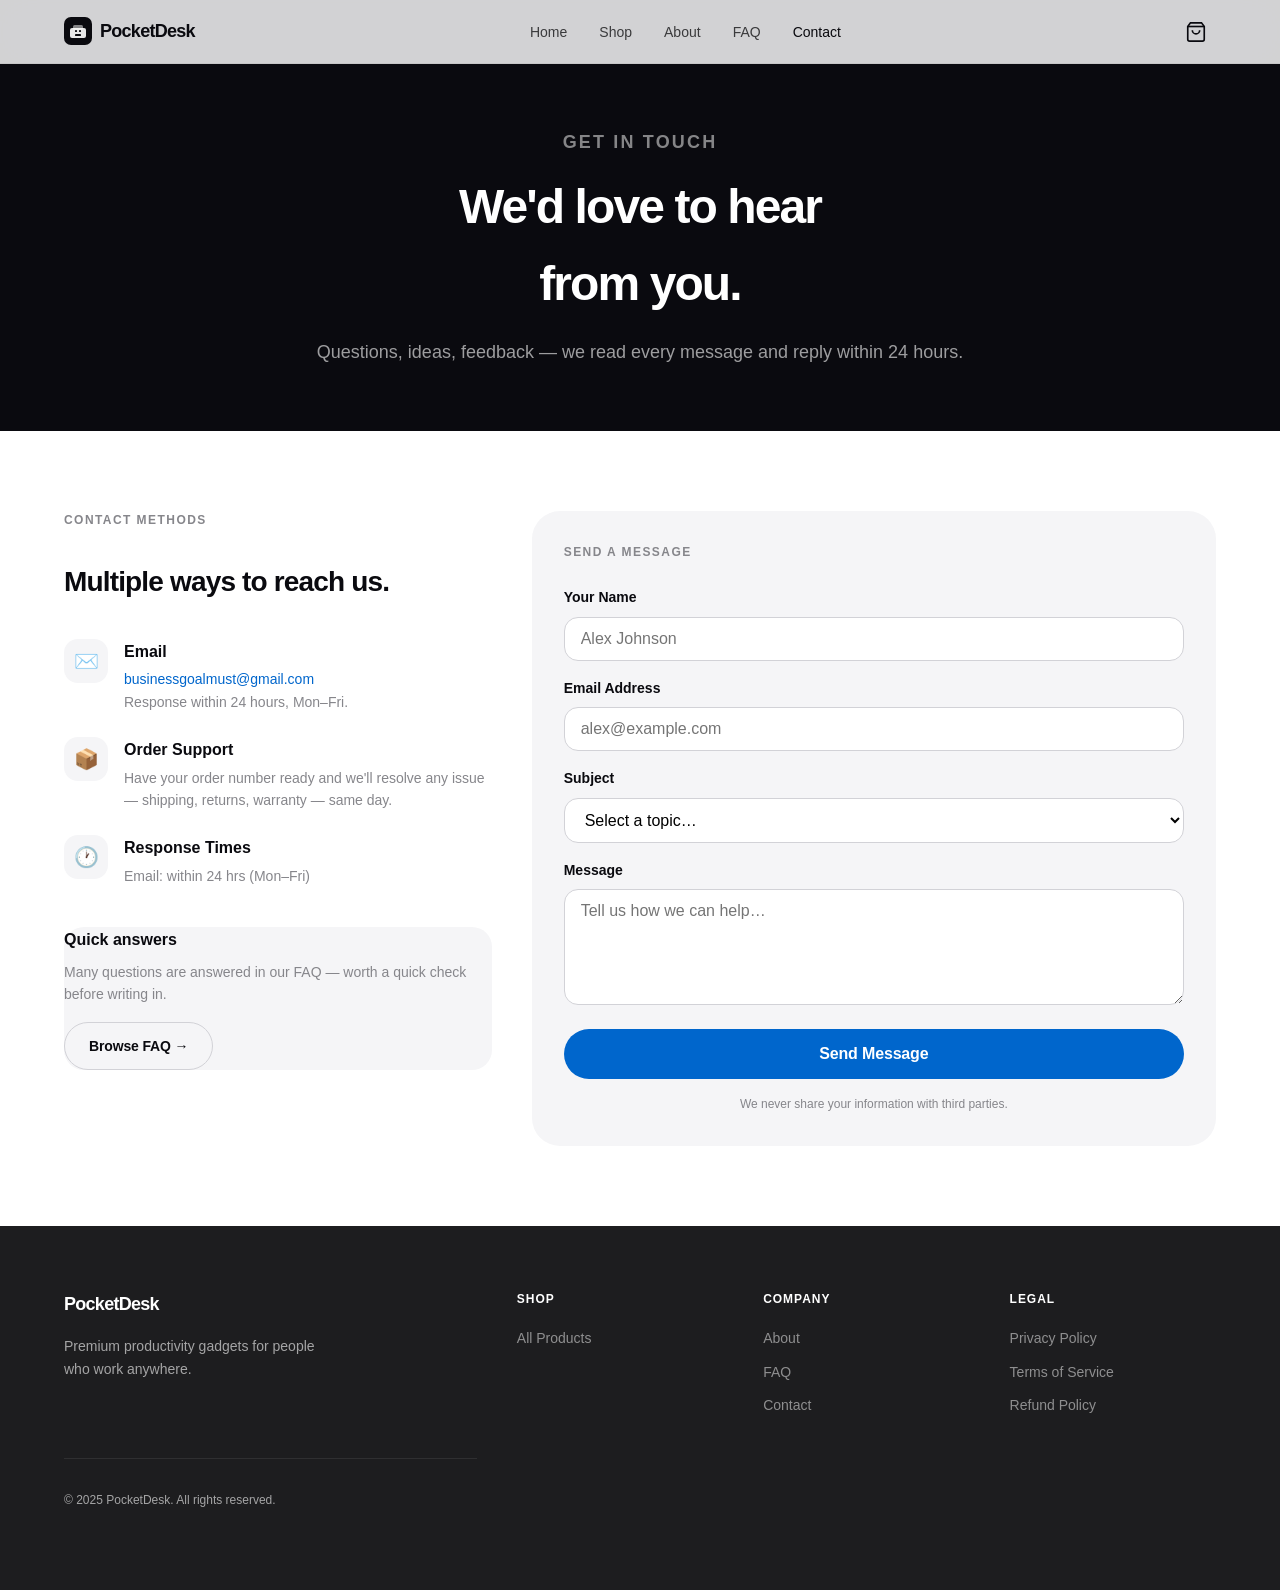
<file: contact.html>
<!DOCTYPE html>
<html lang="en">
<head>
  <meta charset="UTF-8">
  <meta name="viewport" content="width=device-width, initial-scale=1.0">
  <title>Contact — PocketDesk</title>
  <meta name="description" content="Get in touch with the PocketDesk team. We reply to every message within 24 hours.">
  <link rel="canonical" href="https://pocketdesk.netlify.app/contact.html">
  <meta property="og:url" content="https://pocketdesk.netlify.app/contact.html">
  <link rel="stylesheet" href="style.css">
  <link rel="icon" href="data:image/svg+xml,<svg xmlns='http://www.w3.org/2000/svg' viewBox='0 0 32 32'><rect width='32' height='32' rx='8' fill='%230a0a0f'/><text y='22' x='7' font-size='18'>⌨</text></svg>">
</head>
<body>

  <!-- NAVIGATION -->
  <nav class="nav">
    <div class="nav__inner">
      <a href="index.html" class="nav__logo">
        <svg viewBox="0 0 28 28" fill="none"><rect width="28" height="28" rx="7" fill="#0A0A0F"/><rect x="6" y="11" width="16" height="10" rx="2" fill="white" opacity=".9"/><rect x="9" y="8" width="10" height="5" rx="1.5" fill="white" opacity=".5"/><rect x="11" y="13" width="2" height="2" rx=".4" fill="#0A0A0F"/><rect x="15" y="13" width="2" height="2" rx=".4" fill="#0A0A0F"/><rect x="11" y="17" width="6" height="2" rx=".4" fill="#0A0A0F"/></svg>
        PocketDesk
      </a>
      <ul class="nav__links">
        <li><a href="index.html">Home</a></li><li><a href="products.html">Shop</a></li><li><a href="about.html">About</a></li><li><a href="faq.html">FAQ</a></li><li><a href="contact.html">Contact</a></li>
      </ul>
      <div class="nav__actions">
        <button class="nav__cart-btn" aria-label="Cart"><svg viewBox="0 0 24 24" fill="none" stroke="currentColor" stroke-width="1.8"><path d="M6 2L3 6v14a2 2 0 002 2h14a2 2 0 002-2V6l-3-4z"/><line x1="3" y1="6" x2="21" y2="6"/><path d="M16 10a4 4 0 01-8 0"/></svg><span class="cart-badge">0</span></button>
        <button class="nav__hamburger" aria-label="Toggle menu"><span></span><span></span><span></span></button>
      </div>
    </div>
    <div class="nav__mobile"><a href="index.html">Home</a><a href="products.html">Shop</a><a href="about.html">About</a><a href="faq.html">FAQ</a><a href="contact.html">Contact</a></div>
  </nav>

  <main>

    <section class="page-hero">
      <div class="container">
        <p class="eyebrow" style="color:rgba(255,255,255,.5)">Get in Touch</p>
        <h1>We'd love to hear<br>from you.</h1>
        <p>Questions, ideas, feedback — we read every message and reply within 24 hours.</p>
      </div>
    </section>

    <section class="section">
      <div class="container">
        <div class="contact-grid">

          <!-- Contact methods -->
          <div class="contact-info">
            <p class="eyebrow">Contact Methods</p>
            <h2 class="section-title" style="font-size:var(--text-2xl)">Multiple ways to reach us.</h2>

            <div class="contact-method">
              <div class="contact-method__icon">✉️</div>
              <div>
                <div class="contact-method__title">Email</div>
                <div class="contact-method__detail">
                  <a href="mailto:businessgoalmust@gmail.com">businessgoalmust@gmail.com</a><br>
                  Response within 24 hours, Mon–Fri.
                </div>
              </div>
            </div>



            <div class="contact-method">
              <div class="contact-method__icon">📦</div>
              <div>
                <div class="contact-method__title">Order Support</div>
                <div class="contact-method__detail">
                  Have your order number ready and we'll resolve any issue — shipping, returns, warranty — same day.
                </div>
              </div>
            </div>

            <div class="contact-method">
              <div class="contact-method__icon">🕐</div>
              <div>
                <div class="contact-method__title">Response Times</div>
                <div class="contact-method__detail">
                  Email: within 24 hrs (Mon–Fri)
                </div>
              </div>
            </div>

            <!-- FAQ shortcut -->
            <div style="margin-top:var(--sp-4); padding:var(--sp-5); background:var(--surface); border-radius:var(--r-lg)">
              <p style="font-weight:700; margin-bottom:var(--sp-2)">Quick answers</p>
              <p style="font-size:var(--text-sm); color:var(--gray); margin-bottom:var(--sp-4)">
                Many questions are answered in our FAQ — worth a quick check before writing in.
              </p>
              <a href="faq.html" class="btn btn--outline" style="font-size:var(--text-sm)">Browse FAQ →</a>
            </div>
          </div>

          <!-- Contact form -->
          <div class="contact-form">
            <p class="eyebrow" style="margin-bottom:var(--sp-6)">Send a Message</p>

            <div class="form-group">
              <label for="contactName">Your Name</label>
              <input type="text" id="contactName" class="form-control"
                     placeholder="Alex Johnson" autocomplete="name">
            </div>

            <div class="form-group">
              <label for="contactEmail">Email Address</label>
              <input type="email" id="contactEmail" class="form-control"
                     placeholder="alex@example.com" autocomplete="email">
            </div>

            <div class="form-group">
              <label for="contactSubject">Subject</label>
              <select id="contactSubject" class="form-control">
                <option value="">Select a topic…</option>
                <option value="order">Order / Shipping Question</option>
                <option value="product">Product Question</option>
                <option value="return">Return / Refund</option>
                <option value="warranty">Warranty Claim</option>
                <option value="wholesale">Wholesale / Bulk</option>
                <option value="other">Other</option>
              </select>
            </div>

            <div class="form-group">
              <label for="contactMessage">Message</label>
              <textarea id="contactMessage" class="form-control" rows="5"
                        placeholder="Tell us how we can help…"></textarea>
            </div>

            <button id="contactSubmit" class="btn btn--accent btn--lg btn--full">
              Send Message
            </button>

            <p style="font-size:var(--text-xs); color:var(--gray); margin-top:var(--sp-4); text-align:center">
              We never share your information with third parties.
            </p>
          </div>

        </div>
      </div>
    </section>

  </main>

  <footer class="footer">
    <div class="container">
      <div class="footer__grid">
        <div class="footer__brand"><a href="index.html" class="nav__logo" style="color:white; margin-bottom:var(--sp-4); display:inline-flex">PocketDesk</a><p>Premium productivity gadgets for people who work anywhere.</p></div>
        <div><div class="footer__col-title">Shop</div><ul class="footer__links"><li><a href="products.html">All Products</a></li></ul></div>
        <div><div class="footer__col-title">Company</div><ul class="footer__links"><li><a href="about.html">About</a></li><li><a href="faq.html">FAQ</a></li><li><a href="contact.html">Contact</a></li></ul></div>
                <div>
          <div class="footer__col-title">Legal</div>
          <ul class="footer__links" role="list">
            <li><a href="privacy.html">Privacy Policy</a></li>
            <li><a href="terms.html">Terms of Service</a></li>
            <li><a href="refunds.html">Refund Policy</a></li>
          </ul>
        </div>
      <div class="footer__bottom"><span>© 2025 PocketDesk. All rights reserved.</span></div>
    </div>
  </footer>

  <div class="cart-overlay" onclick="closeCart()"></div>
  <aside class="cart-drawer" role="dialog" aria-label="Shopping cart">
    <div class="cart-drawer__head"><h2 class="cart-drawer__title">Your Cart</h2><button class="cart-close" onclick="closeCart()">×</button></div>
    <div class="cart-drawer__body" id="cartBody"></div>
    <div class="cart-drawer__foot" id="cartFooter" style="display:none"><div class="cart-drawer__subtotal"><span>Subtotal</span><span id="cartSubtotal">$0.00</span></div><button class="btn btn--accent btn--full btn--lg" onclick="checkout()">Checkout</button></div>
  </aside>
  <button class="back-to-top" aria-label="Back to top"><svg viewBox="0 0 24 24" fill="none" stroke="currentColor" stroke-width="2.5"><polyline points="18 15 12 9 6 15"/></svg></button>
  <div class="toast-container" aria-live="polite"></div>
  <script src="script.js"></script>
</body>
</html>
</file>
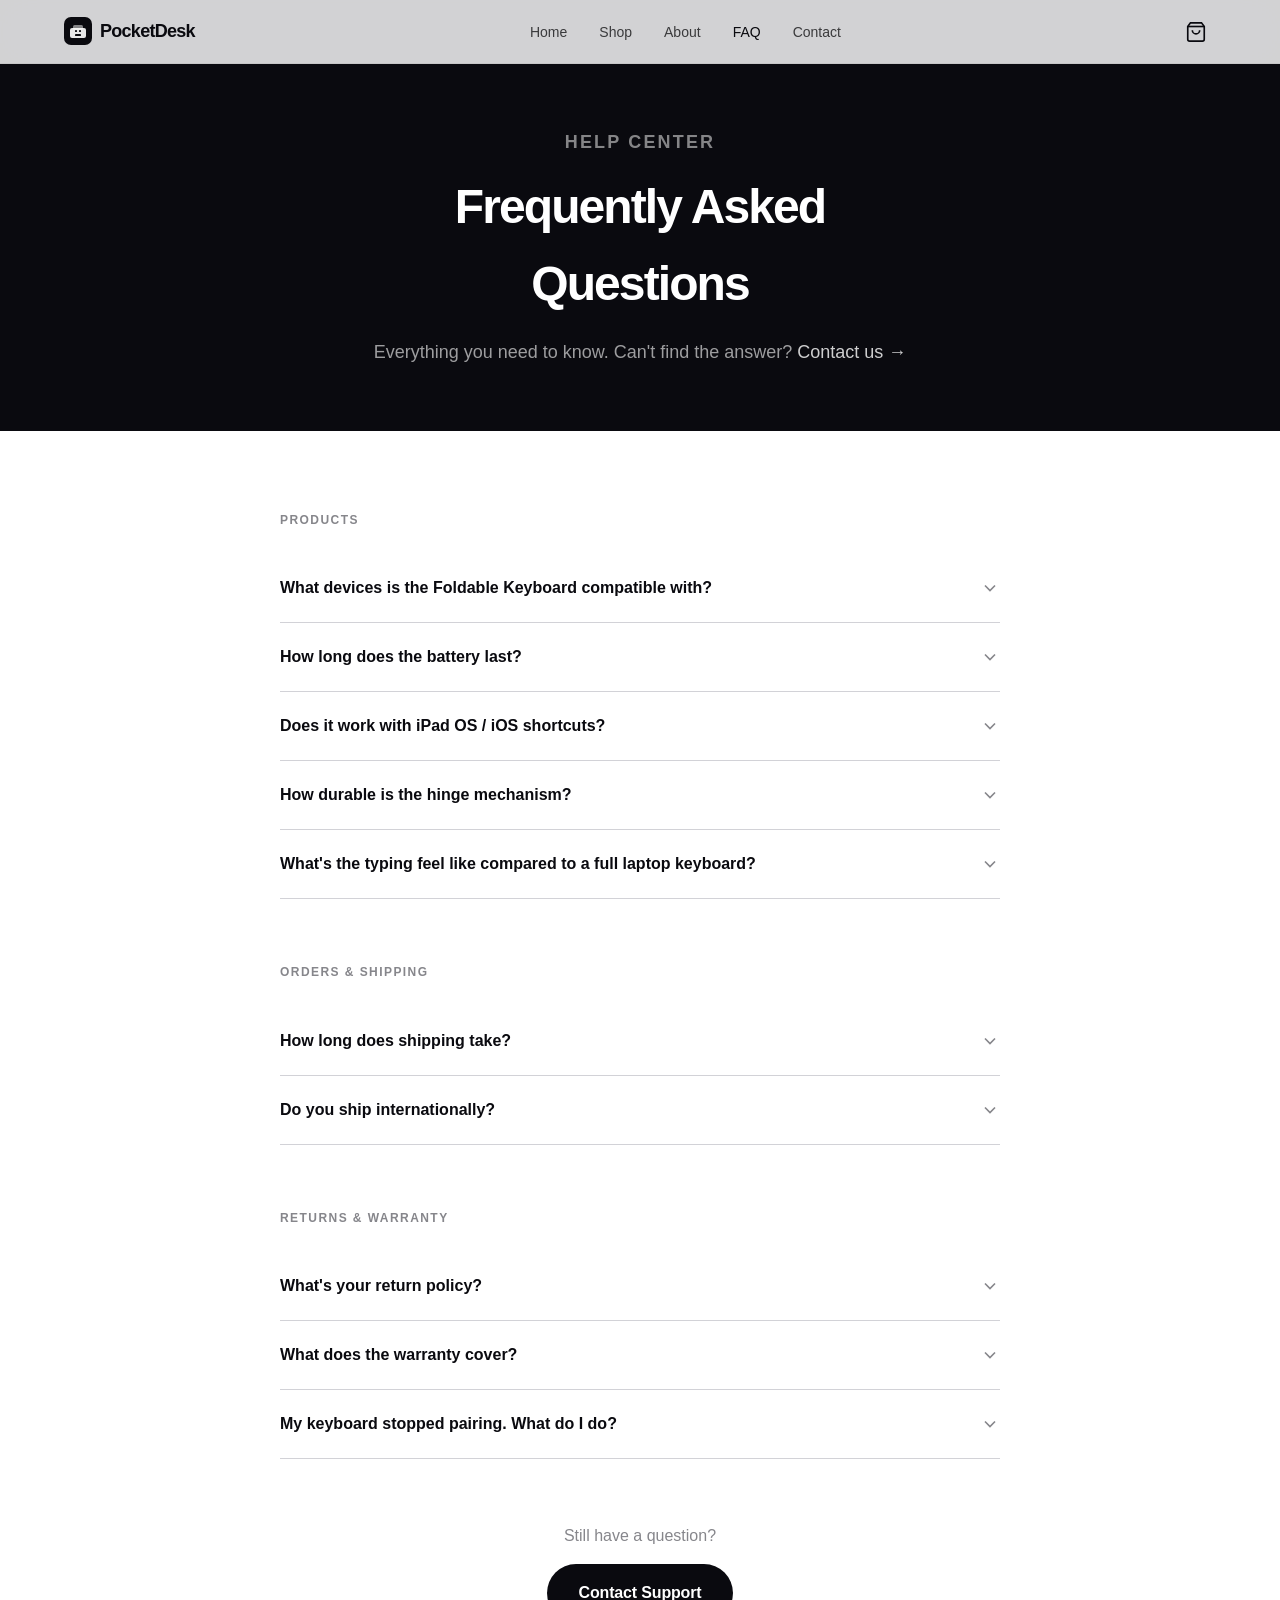
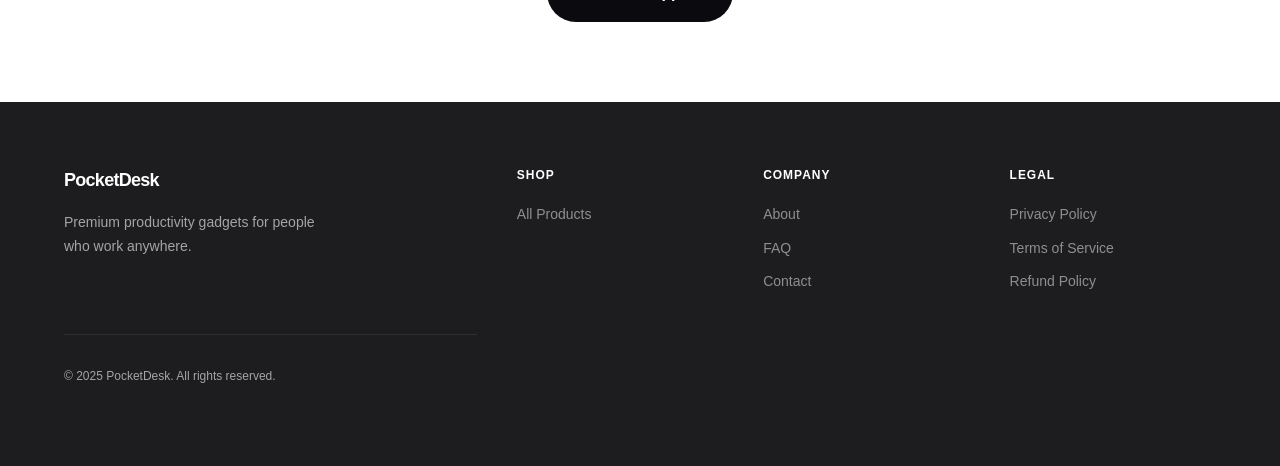
<file: faq.html>
<!DOCTYPE html>
<html lang="en">
<head>
  <meta charset="UTF-8">
  <meta name="viewport" content="width=device-width, initial-scale=1.0">
  <title>FAQ — PocketDesk</title>
  <meta name="description" content="Frequently asked questions about PocketDesk products, shipping, returns, warranties and compatibility.">
  <link rel="canonical" href="https://pocketdesk.netlify.app/faq.html">
  <meta property="og:url" content="https://pocketdesk.netlify.app/faq.html">
  <link rel="stylesheet" href="style.css">
  <link rel="icon" href="data:image/svg+xml,<svg xmlns='http://www.w3.org/2000/svg' viewBox='0 0 32 32'><rect width='32' height='32' rx='8' fill='%230a0a0f'/><text y='22' x='7' font-size='18'>⌨</text></svg>">
</head>
<body>

  <!-- NAVIGATION -->
  <nav class="nav">
    <div class="nav__inner">
      <a href="index.html" class="nav__logo">
        <svg viewBox="0 0 28 28" fill="none"><rect width="28" height="28" rx="7" fill="#0A0A0F"/><rect x="6" y="11" width="16" height="10" rx="2" fill="white" opacity=".9"/><rect x="9" y="8" width="10" height="5" rx="1.5" fill="white" opacity=".5"/><rect x="11" y="13" width="2" height="2" rx=".4" fill="#0A0A0F"/><rect x="15" y="13" width="2" height="2" rx=".4" fill="#0A0A0F"/><rect x="11" y="17" width="6" height="2" rx=".4" fill="#0A0A0F"/></svg>
        PocketDesk
      </a>
      <ul class="nav__links">
        <li><a href="index.html">Home</a></li><li><a href="products.html">Shop</a></li><li><a href="about.html">About</a></li><li><a href="faq.html">FAQ</a></li><li><a href="contact.html">Contact</a></li>
      </ul>
      <div class="nav__actions">
        <button class="nav__cart-btn" aria-label="Cart"><svg viewBox="0 0 24 24" fill="none" stroke="currentColor" stroke-width="1.8"><path d="M6 2L3 6v14a2 2 0 002 2h14a2 2 0 002-2V6l-3-4z"/><line x1="3" y1="6" x2="21" y2="6"/><path d="M16 10a4 4 0 01-8 0"/></svg><span class="cart-badge">0</span></button>
        <button class="nav__hamburger" aria-label="Toggle menu"><span></span><span></span><span></span></button>
      </div>
    </div>
    <div class="nav__mobile"><a href="index.html">Home</a><a href="products.html">Shop</a><a href="about.html">About</a><a href="faq.html">FAQ</a><a href="contact.html">Contact</a></div>
  </nav>

  <main>

    <section class="page-hero">
      <div class="container">
        <p class="eyebrow" style="color:rgba(255,255,255,.5)">Help Center</p>
        <h1>Frequently Asked<br>Questions</h1>
        <p>Everything you need to know. Can't find the answer? <a href="contact.html" style="color:rgba(255,255,255,.8)">Contact us →</a></p>
      </div>
    </section>

    <section class="section">
      <div class="container">

        <!-- ── PRODUCTS ── -->
        <div style="max-width:720px; margin:0 auto var(--sp-16)">
          <p class="eyebrow" style="margin-bottom:var(--sp-6)">Products</p>
          <div class="faq-list" role="list">

            <div class="faq-item" role="listitem">
              <button class="faq-question" aria-expanded="false">
                What devices is the Foldable Keyboard compatible with?
                <svg viewBox="0 0 24 24" fill="none" stroke="currentColor" stroke-width="2" aria-hidden="true"><polyline points="6 9 12 15 18 9"/></svg>
              </button>
              <div class="faq-answer">
                <div class="faq-answer__inner">
                  The PocketDesk Foldable Keyboard works with any device that supports Bluetooth 5.1 — including iPhone, iPad, Android phones and tablets, MacBook, Windows laptops, and Chromebooks. The multi-device feature lets you pair up to 3 devices simultaneously and switch between them with a single button press.
                </div>
              </div>
            </div>

            <div class="faq-item" role="listitem">
              <button class="faq-question" aria-expanded="false">
                How long does the battery last?
                <svg viewBox="0 0 24 24" fill="none" stroke="currentColor" stroke-width="2" aria-hidden="true"><polyline points="6 9 12 15 18 9"/></svg>
              </button>
              <div class="faq-answer">
                <div class="faq-answer__inner">
                  Up to 70 hours on a single charge — that's real-world typing, not idle standby. We tested this extensively at our standard typing cadence. A full recharge via USB-C takes 90 minutes. The keyboard also enters a low-power sleep mode after 10 minutes of inactivity.
                </div>
              </div>
            </div>

            <div class="faq-item" role="listitem">
              <button class="faq-question" aria-expanded="false">
                Does it work with iPad OS / iOS shortcuts?
                <svg viewBox="0 0 24 24" fill="none" stroke="currentColor" stroke-width="2" aria-hidden="true"><polyline points="6 9 12 15 18 9"/></svg>
              </button>
              <div class="faq-answer">
                <div class="faq-answer__inner">
                  Yes. The keyboard fully supports iPadOS keyboard shortcuts including ⌘+Tab for app switching, ⌘+Space for Spotlight, and all standard editing shortcuts. It also works with Stage Manager on supported iPad models. On iPhone, all standard shortcuts apply when using apps like Notes, Pages, and Google Docs.
                </div>
              </div>
            </div>

            <div class="faq-item" role="listitem">
              <button class="faq-question" aria-expanded="false">
                How durable is the hinge mechanism?
                <svg viewBox="0 0 24 24" fill="none" stroke="currentColor" stroke-width="2" aria-hidden="true"><polyline points="6 9 12 15 18 9"/></svg>
              </button>
              <div class="faq-answer">
                <div class="faq-answer__inner">
                  The fold mechanism is rated for 50,000 open/close cycles — that's roughly 5–7 years of daily use. We use a dual-hinge CNC aluminum design rather than the cheaper single-hinge plastic found in most foldable keyboards. It snaps open and folds flat with a satisfying click every time.
                </div>
              </div>
            </div>

            <div class="faq-item" role="listitem">
              <button class="faq-question" aria-expanded="false">
                What's the typing feel like compared to a full laptop keyboard?
                <svg viewBox="0 0 24 24" fill="none" stroke="currentColor" stroke-width="2" aria-hidden="true"><polyline points="6 9 12 15 18 9"/></svg>
              </button>
              <div class="faq-answer">
                <div class="faq-answer__inner">
                  Closer than anything else in this size class. The scissor-switch mechanism delivers 1.5mm of key travel — less than a standard desktop keyboard (2–4mm) but significantly more than most travel keyboards (0.5–1mm). Most users adapt within an hour. Touch typists consistently rank it 8–9/10 for comfort in our testing sessions.
                </div>
              </div>
            </div>

          </div>
        </div>

        <!-- ── ORDERS & SHIPPING ── -->
        <div style="max-width:720px; margin:0 auto var(--sp-16)">
          <p class="eyebrow" style="margin-bottom:var(--sp-6)">Orders & Shipping</p>
          <div class="faq-list" role="list">

            <div class="faq-item" role="listitem">
              <button class="faq-question" aria-expanded="false">
                How long does shipping take?
                <svg viewBox="0 0 24 24" fill="none" stroke="currentColor" stroke-width="2" aria-hidden="true"><polyline points="6 9 12 15 18 9"/></svg>
              </button>
              <div class="faq-answer">
                <div class="faq-answer__inner">
                  All orders are dispatched within up to <strong>14 calendar days (2 weeks)</strong> of confirmed payment. Once dispatched, delivery times vary depending on your location. You will receive a tracking notification by email as soon as your order ships.
                </div>
              </div>
            </div>

            <div class="faq-item" role="listitem">
              <button class="faq-question" aria-expanded="false">
                Do you ship internationally?
                <svg viewBox="0 0 24 24" fill="none" stroke="currentColor" stroke-width="2" aria-hidden="true"><polyline points="6 9 12 15 18 9"/></svg>
              </button>
              <div class="faq-answer">
                <div class="faq-answer__inner">
                  Yes, we ship internationally. Shipping rates are calculated at checkout. Import duties and taxes may apply depending on your country and are the responsibility of the recipient. We declare all items at their accurate values on customs forms.
                </div>
              </div>
            </div>

            

          </div>
        </div>

        <!-- ── RETURNS & WARRANTY ── -->
        <div style="max-width:720px; margin:0 auto var(--sp-16)">
          <p class="eyebrow" style="margin-bottom:var(--sp-6)">Returns & Warranty</p>
          <div class="faq-list" role="list">

            <div class="faq-item" role="listitem">
              <button class="faq-question" aria-expanded="false">
                What's your return policy?
                <svg viewBox="0 0 24 24" fill="none" stroke="currentColor" stroke-width="2" aria-hidden="true"><polyline points="6 9 12 15 18 9"/></svg>
              </button>
              <div class="faq-answer">
                <div class="faq-answer__inner">
                  You may return any item within 30 days of delivery. <strong>Defective, damaged, or incorrect items:</strong> PocketDesk covers all return shipping costs and will issue a full refund or send a replacement. <strong>Change-of-mind returns:</strong> the customer is responsible for return shipping costs. Refunds are issued to your original payment method once the return is received and inspected. To start a return, email <a href="mailto:businessgoalmust@gmail.com">businessgoalmust@gmail.com</a> with your order number.
                </div>
              </div>
            </div>

            <div class="faq-item" role="listitem">
              <button class="faq-question" aria-expanded="false">
                What does the warranty cover?
                <svg viewBox="0 0 24 24" fill="none" stroke="currentColor" stroke-width="2" aria-hidden="true"><polyline points="6 9 12 15 18 9"/></svg>
              </button>
              <div class="faq-answer">
                <div class="faq-answer__inner">
                  All PocketDesk products come with a 2-year warranty covering manufacturing defects, hardware failures, and issues arising from normal use. This does not cover physical damage from drops, liquid damage, or damage from unauthorized modifications. If your product fails under warranty, we'll replace it — no cost, no hassle.
                </div>
              </div>
            </div>

            <div class="faq-item" role="listitem">
              <button class="faq-question" aria-expanded="false">
                My keyboard stopped pairing. What do I do?
                <svg viewBox="0 0 24 24" fill="none" stroke="currentColor" stroke-width="2" aria-hidden="true"><polyline points="6 9 12 15 18 9"/></svg>
              </button>
              <div class="faq-answer">
                <div class="faq-answer__inner">
                  Try a factory reset first: hold the power button for 10 seconds until the status LED flashes white three times. Then delete the keyboard from your device's Bluetooth settings and re-pair from scratch. This resolves 95% of connectivity issues. If it doesn't, contact us and we'll sort it out under warranty.
                </div>
              </div>
            </div>

          </div>
        </div>

        <!-- CTA -->
        <div style="text-align:center; max-width:480px; margin:0 auto">
          <p style="color:var(--gray); margin-bottom:var(--sp-4)">Still have a question?</p>
          <a href="contact.html" class="btn btn--primary btn--lg">Contact Support</a>
        </div>

      </div>
    </section>

  </main>

  <footer class="footer">
    <div class="container">
      <div class="footer__grid">
        <div class="footer__brand"><a href="index.html" class="nav__logo" style="color:white; margin-bottom:var(--sp-4); display:inline-flex">PocketDesk</a><p>Premium productivity gadgets for people who work anywhere.</p></div>
        <div><div class="footer__col-title">Shop</div><ul class="footer__links"><li><a href="products.html">All Products</a></li></ul></div>
        <div><div class="footer__col-title">Company</div><ul class="footer__links"><li><a href="about.html">About</a></li><li><a href="faq.html">FAQ</a></li><li><a href="contact.html">Contact</a></li></ul></div>
                <div>
          <div class="footer__col-title">Legal</div>
          <ul class="footer__links" role="list">
            <li><a href="privacy.html">Privacy Policy</a></li>
            <li><a href="terms.html">Terms of Service</a></li>
            <li><a href="refunds.html">Refund Policy</a></li>
          </ul>
        </div>
      <div class="footer__bottom"><span>© 2025 PocketDesk. All rights reserved.</span></div>
    </div>
  </footer>

  <div class="cart-overlay" onclick="closeCart()"></div>
  <aside class="cart-drawer" role="dialog" aria-label="Shopping cart">
    <div class="cart-drawer__head"><h2 class="cart-drawer__title">Your Cart</h2><button class="cart-close" onclick="closeCart()">×</button></div>
    <div class="cart-drawer__body" id="cartBody"></div>
    <div class="cart-drawer__foot" id="cartFooter" style="display:none"><div class="cart-drawer__subtotal"><span>Subtotal</span><span id="cartSubtotal">$0.00</span></div><button class="btn btn--accent btn--full btn--lg" onclick="checkout()">Checkout</button></div>
  </aside>
  <button class="back-to-top" aria-label="Back to top"><svg viewBox="0 0 24 24" fill="none" stroke="currentColor" stroke-width="2.5"><polyline points="18 15 12 9 6 15"/></svg></button>
  <div class="toast-container" aria-live="polite"></div>
  <script src="script.js"></script>
</body>
</html>
</file>
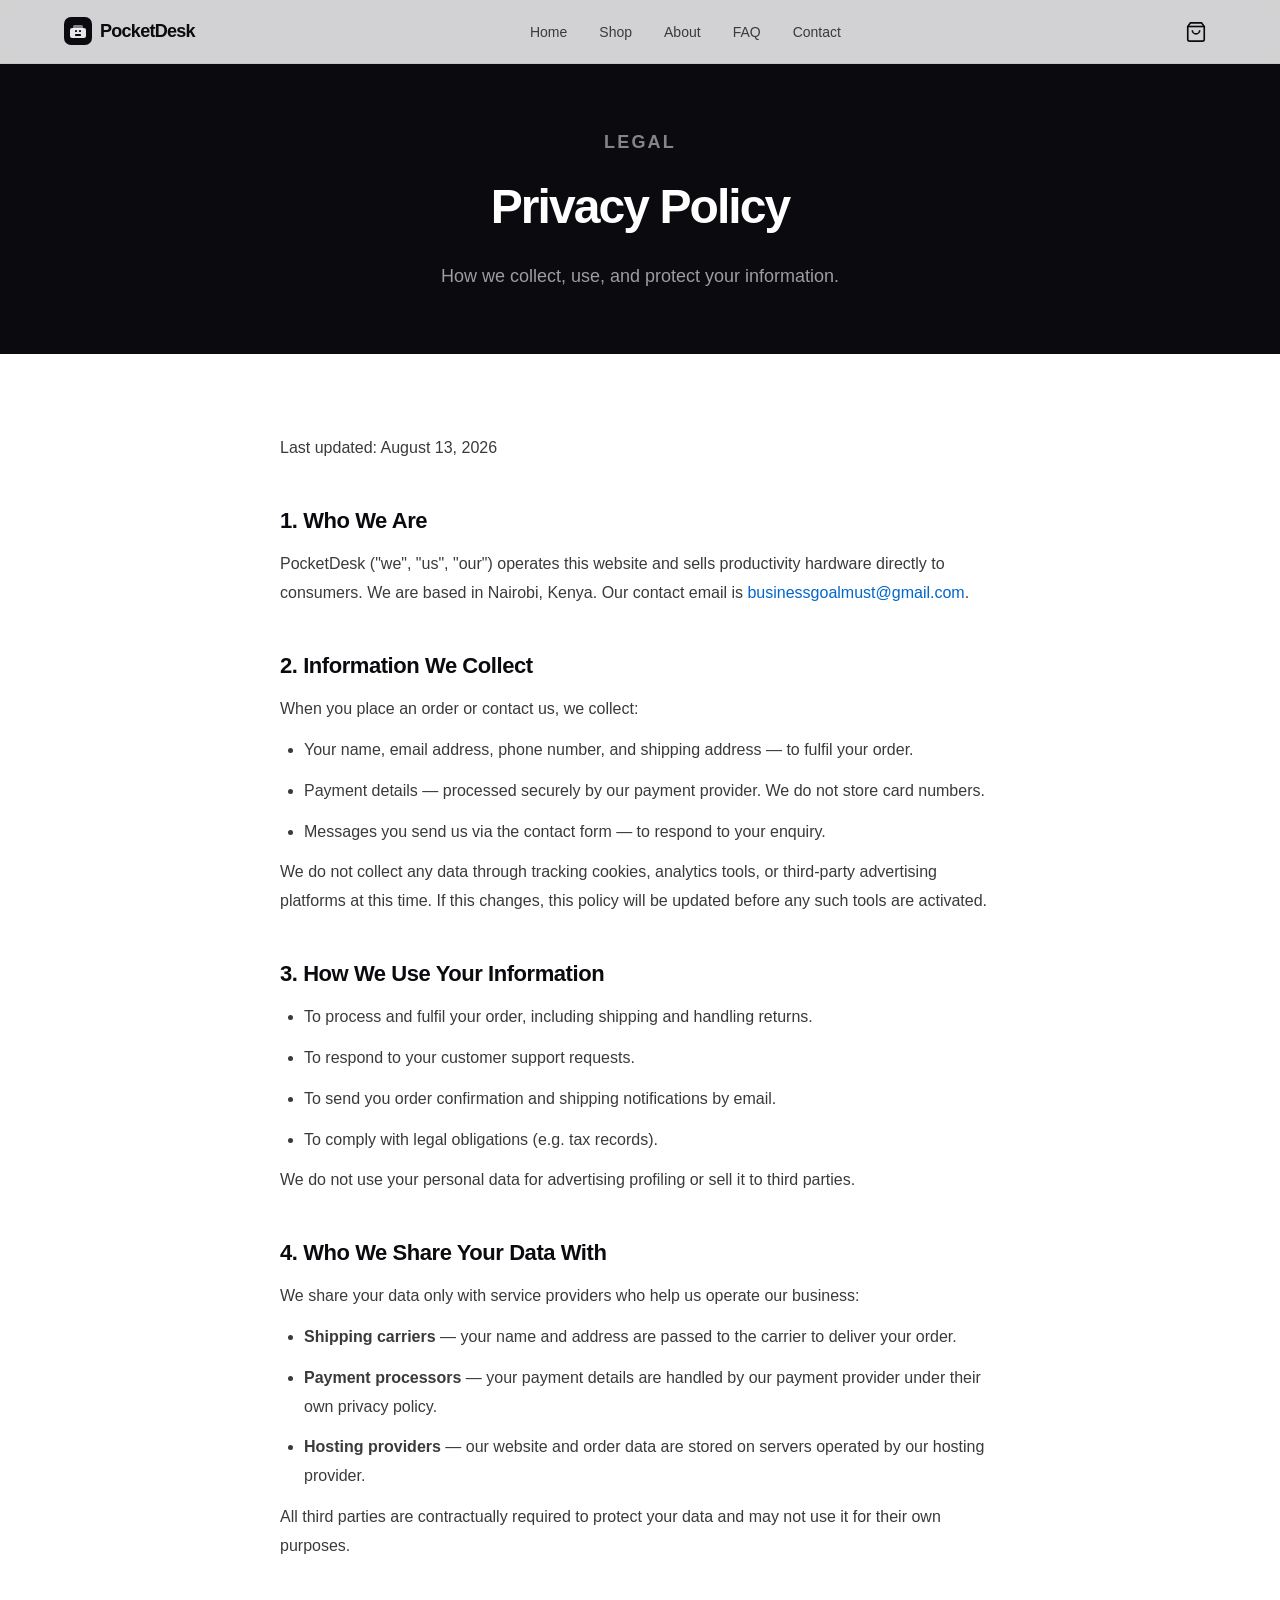
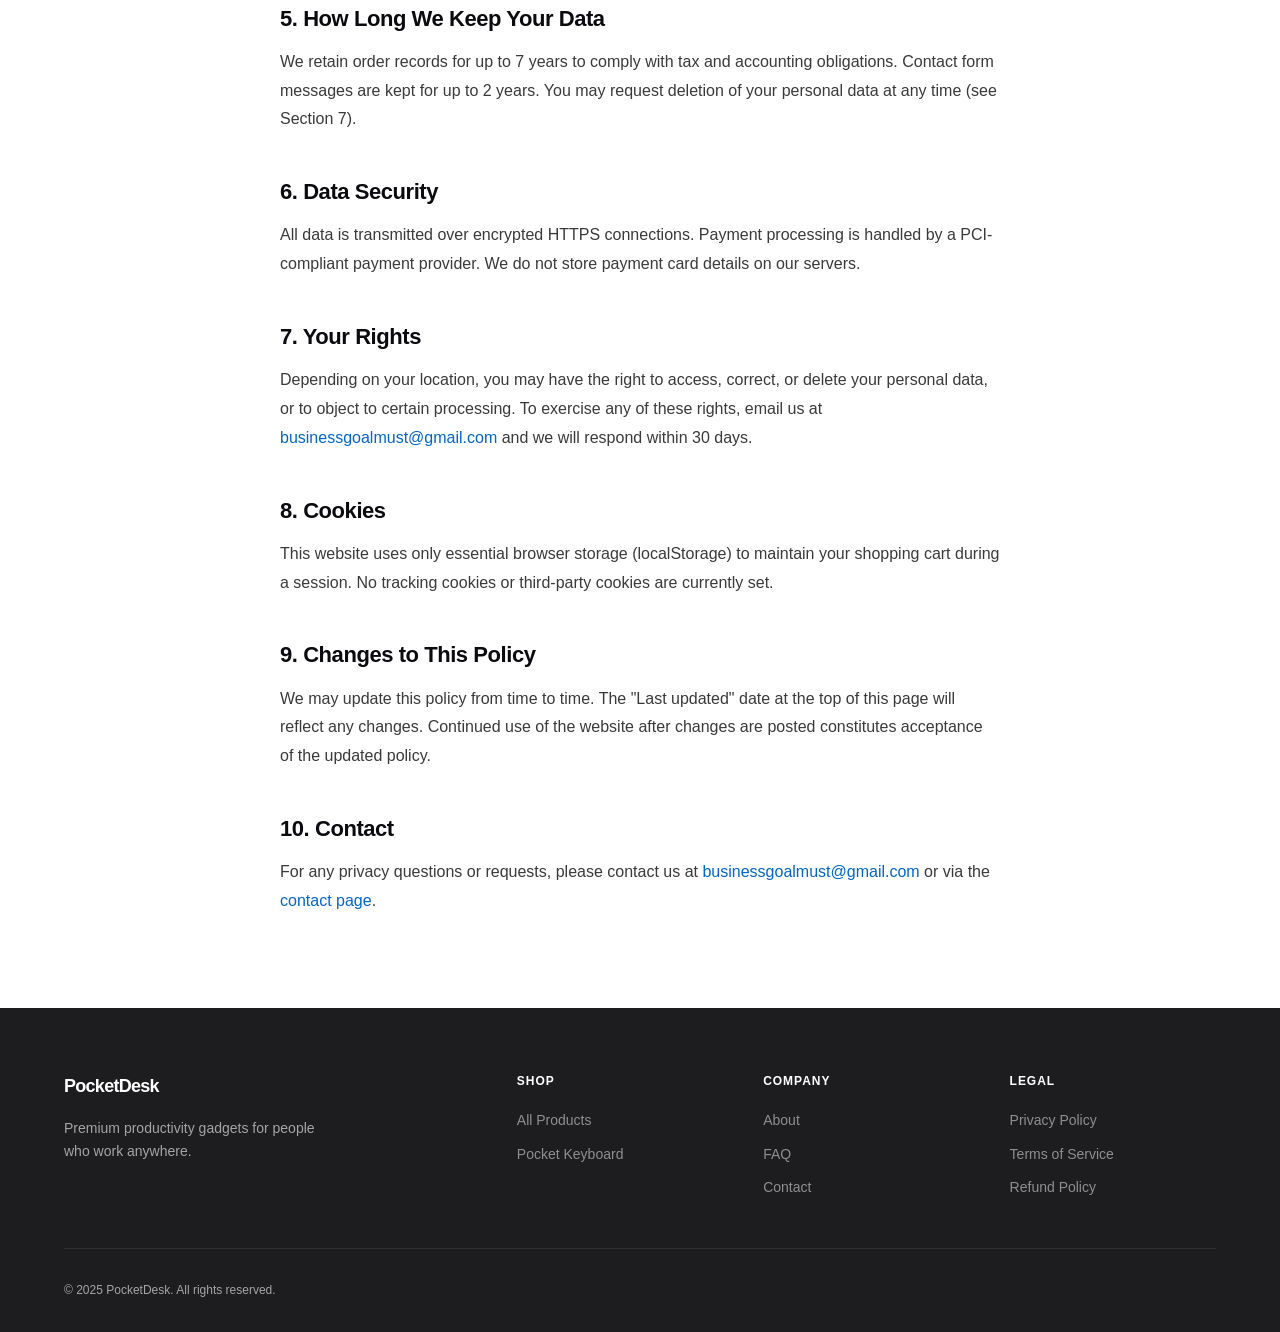
<file: privacy.html>
<!DOCTYPE html>
<html lang="en">
<head>
  <meta charset="UTF-8">
  <meta name="viewport" content="width=device-width, initial-scale=1.0">
  <title>Privacy Policy — PocketDesk</title>
  <meta name="description" content="PocketDesk Privacy Policy — how we collect, use, and protect your personal data.">
  <link rel="canonical" href="https://pocketdesk.netlify.app/privacy.html">
  <meta property="og:url" content="https://pocketdesk.netlify.app/privacy.html">
  <link rel="stylesheet" href="style.css">
  <link rel="icon" href="data:image/svg+xml,<svg xmlns='http://www.w3.org/2000/svg' viewBox='0 0 32 32'><rect width='32' height='32' rx='8' fill='%230a0a0f'/><text y='22' x='7' font-size='18'>⌨</text></svg>">
  <style>
    .policy-body { max-width: 720px; margin: 0 auto; }
    .policy-body h2 { font-size: var(--text-xl); font-weight: 700; letter-spacing: -.02em; margin: var(--sp-10) 0 var(--sp-3); }
    .policy-body h2:first-child { margin-top: 0; }
    .policy-body p, .policy-body li { font-size: var(--text-base); color: var(--ink-muted); line-height: 1.8; margin-bottom: var(--sp-3); }
    .policy-body ul { padding-left: var(--sp-6); list-style: disc; }
    .policy-body a { color: var(--accent); }
    .policy-updated { font-size: var(--text-sm); color: var(--gray); margin-bottom: var(--sp-10); }
  </style>
</head>
<body>

  <nav class="nav">
    <div class="nav__inner">
      <a href="index.html" class="nav__logo">
        <svg viewBox="0 0 28 28" fill="none"><rect width="28" height="28" rx="7" fill="#0A0A0F"/><rect x="6" y="11" width="16" height="10" rx="2" fill="white" opacity=".9"/><rect x="9" y="8" width="10" height="5" rx="1.5" fill="white" opacity=".5"/><rect x="11" y="13" width="2" height="2" rx=".4" fill="#0A0A0F"/><rect x="15" y="13" width="2" height="2" rx=".4" fill="#0A0A0F"/><rect x="11" y="17" width="6" height="2" rx=".4" fill="#0A0A0F"/></svg>
        PocketDesk
      </a>
      <ul class="nav__links">
        <li><a href="index.html">Home</a></li><li><a href="products.html">Shop</a></li><li><a href="about.html">About</a></li><li><a href="faq.html">FAQ</a></li><li><a href="contact.html">Contact</a></li>
      </ul>
      <div class="nav__actions">
        <button class="nav__cart-btn" aria-label="Cart"><svg viewBox="0 0 24 24" fill="none" stroke="currentColor" stroke-width="1.8"><path d="M6 2L3 6v14a2 2 0 002 2h14a2 2 0 002-2V6l-3-4z"/><line x1="3" y1="6" x2="21" y2="6"/><path d="M16 10a4 4 0 01-8 0"/></svg><span class="cart-badge">0</span></button>
        <button class="nav__hamburger" aria-label="Toggle menu"><span></span><span></span><span></span></button>
      </div>
    </div>
    <div class="nav__mobile"><a href="index.html">Home</a><a href="products.html">Shop</a><a href="about.html">About</a><a href="faq.html">FAQ</a><a href="contact.html">Contact</a></div>
  </nav>

  <main>
    <section class="page-hero">
      <div class="container">
        <p class="eyebrow" style="color:rgba(255,255,255,.5)">Legal</p>
        <h1>Privacy Policy</h1>
        <p>How we collect, use, and protect your information.</p>
      </div>
    </section>

    <section class="section">
      <div class="container">
        <div class="policy-body">
          <p class="policy-updated">Last updated: August 13, 2026</p>

          <h2>1. Who We Are</h2>
          <p>PocketDesk ("we", "us", "our") operates this website and sells productivity hardware directly to consumers. We are based in Nairobi, Kenya. Our contact email is <a href="mailto:businessgoalmust@gmail.com">businessgoalmust@gmail.com</a>.</p>

          <h2>2. Information We Collect</h2>
          <p>When you place an order or contact us, we collect:</p>
          <ul>
            <li>Your name, email address, phone number, and shipping address — to fulfil your order.</li>
            <li>Payment details — processed securely by our payment provider. We do not store card numbers.</li>
            <li>Messages you send us via the contact form — to respond to your enquiry.</li>
          </ul>
          <p>We do not collect any data through tracking cookies, analytics tools, or third-party advertising platforms at this time. If this changes, this policy will be updated before any such tools are activated.</p>

          <h2>3. How We Use Your Information</h2>
          <ul>
            <li>To process and fulfil your order, including shipping and handling returns.</li>
            <li>To respond to your customer support requests.</li>
            <li>To send you order confirmation and shipping notifications by email.</li>
            <li>To comply with legal obligations (e.g. tax records).</li>
          </ul>
          <p>We do not use your personal data for advertising profiling or sell it to third parties.</p>

          <h2>4. Who We Share Your Data With</h2>
          <p>We share your data only with service providers who help us operate our business:</p>
          <ul>
            <li><strong>Shipping carriers</strong> — your name and address are passed to the carrier to deliver your order.</li>
            <li><strong>Payment processors</strong> — your payment details are handled by our payment provider under their own privacy policy.</li>
            <li><strong>Hosting providers</strong> — our website and order data are stored on servers operated by our hosting provider.</li>
          </ul>
          <p>All third parties are contractually required to protect your data and may not use it for their own purposes.</p>

          <h2>5. How Long We Keep Your Data</h2>
          <p>We retain order records for up to 7 years to comply with tax and accounting obligations. Contact form messages are kept for up to 2 years. You may request deletion of your personal data at any time (see Section 7).</p>

          <h2>6. Data Security</h2>
          <p>All data is transmitted over encrypted HTTPS connections. Payment processing is handled by a PCI-compliant payment provider. We do not store payment card details on our servers.</p>

          <h2>7. Your Rights</h2>
          <p>Depending on your location, you may have the right to access, correct, or delete your personal data, or to object to certain processing. To exercise any of these rights, email us at <a href="mailto:businessgoalmust@gmail.com">businessgoalmust@gmail.com</a> and we will respond within 30 days.</p>

          <h2>8. Cookies</h2>
          <p>This website uses only essential browser storage (localStorage) to maintain your shopping cart during a session. No tracking cookies or third-party cookies are currently set.</p>

          <h2>9. Changes to This Policy</h2>
          <p>We may update this policy from time to time. The "Last updated" date at the top of this page will reflect any changes. Continued use of the website after changes are posted constitutes acceptance of the updated policy.</p>

          <h2>10. Contact</h2>
          <p>For any privacy questions or requests, please contact us at <a href="mailto:businessgoalmust@gmail.com">businessgoalmust@gmail.com</a> or via the <a href="contact.html">contact page</a>.</p>
        </div>
      </div>
    </section>
  </main>

  <footer class="footer">
    <div class="container">
      <div class="footer__grid">
        <div class="footer__brand"><a href="index.html" class="nav__logo" style="color:white; margin-bottom:var(--sp-4); display:inline-flex">PocketDesk</a><p>Premium productivity gadgets for people who work anywhere.</p></div>
        <div><div class="footer__col-title">Shop</div><ul class="footer__links"><li><a href="products.html">All Products</a></li><li><a href="products.html?id=mini-foldable-wireless-bluetooth-keyboard">Pocket Keyboard</a></li></ul></div>
        <div><div class="footer__col-title">Company</div><ul class="footer__links"><li><a href="about.html">About</a></li><li><a href="faq.html">FAQ</a></li><li><a href="contact.html">Contact</a></li></ul></div>
        <div><div class="footer__col-title">Legal</div><ul class="footer__links"><li><a href="privacy.html">Privacy Policy</a></li><li><a href="terms.html">Terms of Service</a></li><li><a href="refunds.html">Refund Policy</a></li></ul></div>
      </div>
      <div class="footer__bottom"><span>© 2025 PocketDesk. All rights reserved.</span></div>
    </div>
  </footer>

  <div class="cart-overlay" onclick="closeCart()"></div>
  <aside class="cart-drawer" role="dialog" aria-label="Shopping cart">
    <div class="cart-drawer__head"><h2 class="cart-drawer__title">Your Cart</h2><button class="cart-close" onclick="closeCart()">×</button></div>
    <div class="cart-drawer__body" id="cartBody"></div>
    <div class="cart-drawer__foot" id="cartFooter" style="display:none"><div class="cart-drawer__subtotal"><span>Subtotal</span><span id="cartSubtotal">$0.00</span></div><button class="btn btn--accent btn--full btn--lg" onclick="checkout()">Checkout</button></div>
  </aside>
  <button class="back-to-top" aria-label="Back to top"><svg viewBox="0 0 24 24" fill="none" stroke="currentColor" stroke-width="2.5"><polyline points="18 15 12 9 6 15"/></svg></button>
  <div class="toast-container" aria-live="polite"></div>
  <script src="script.js"></script>
</body>
</html>
</file>
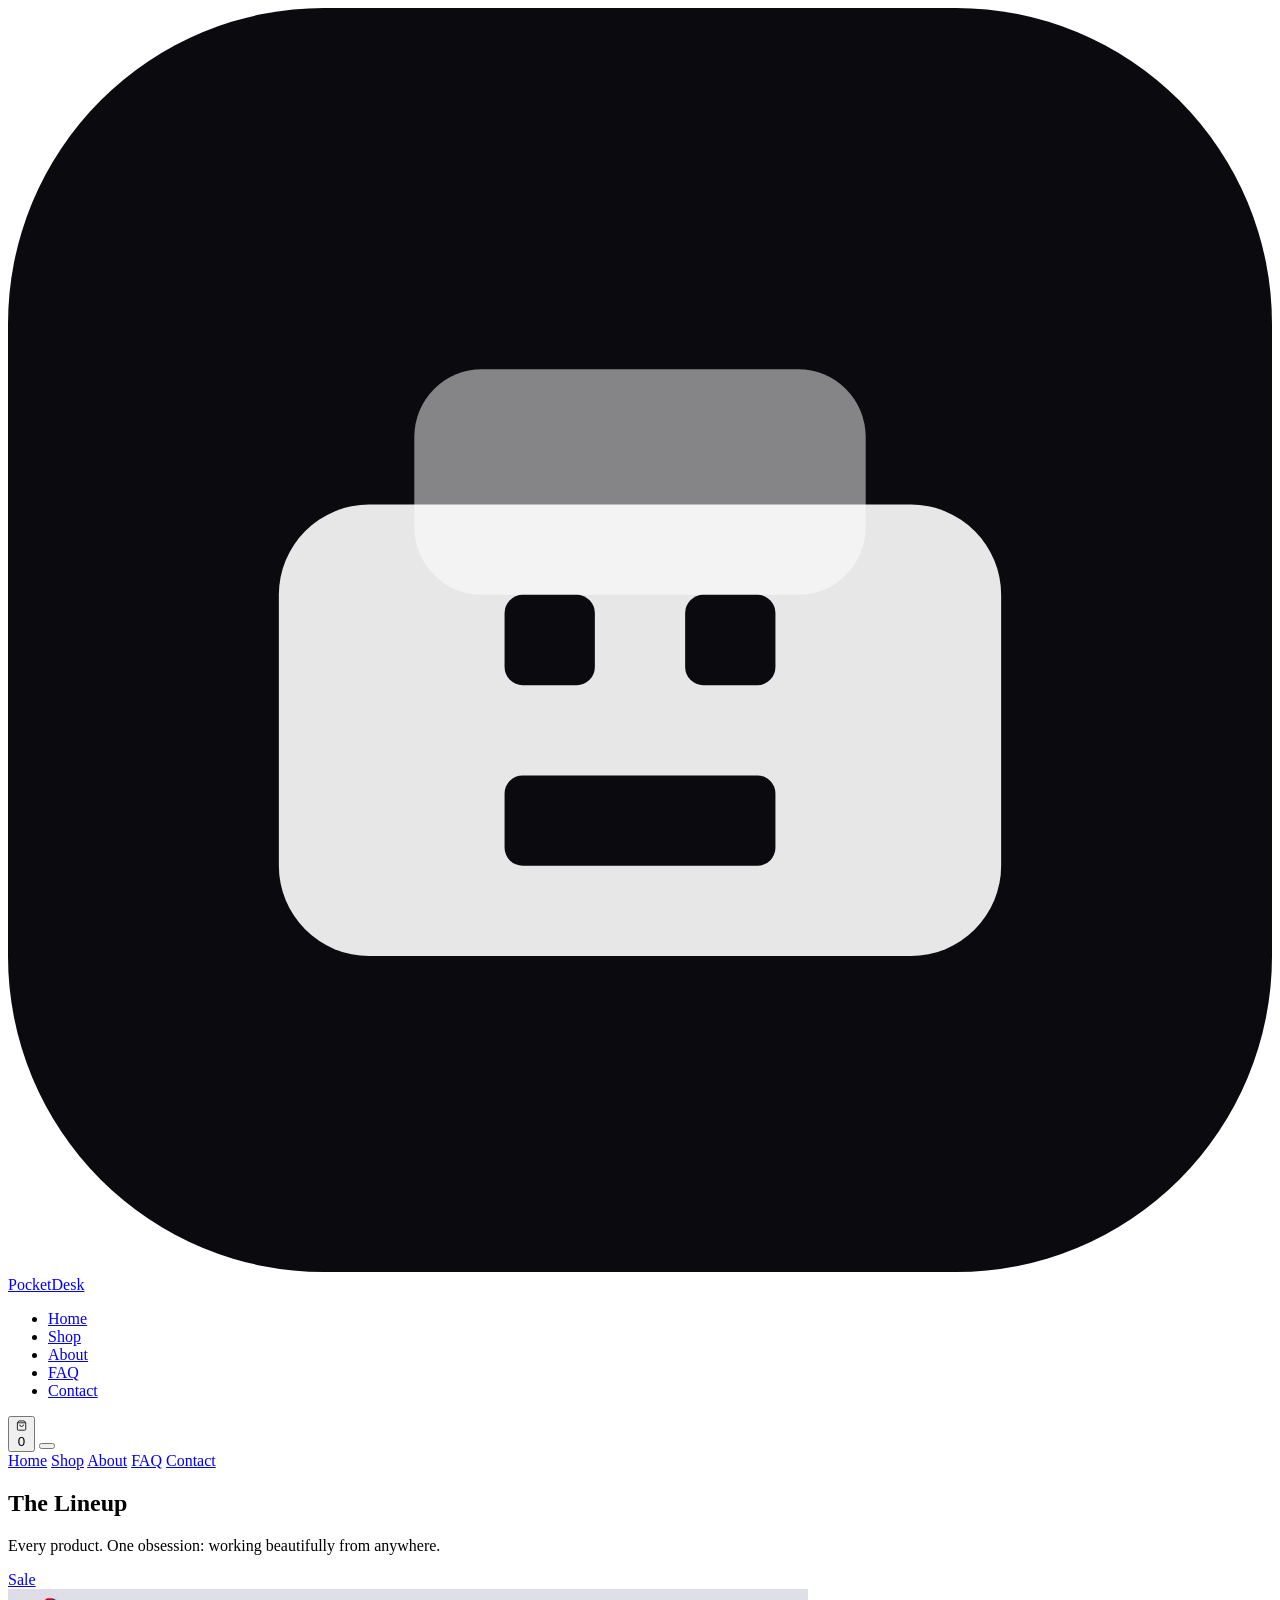
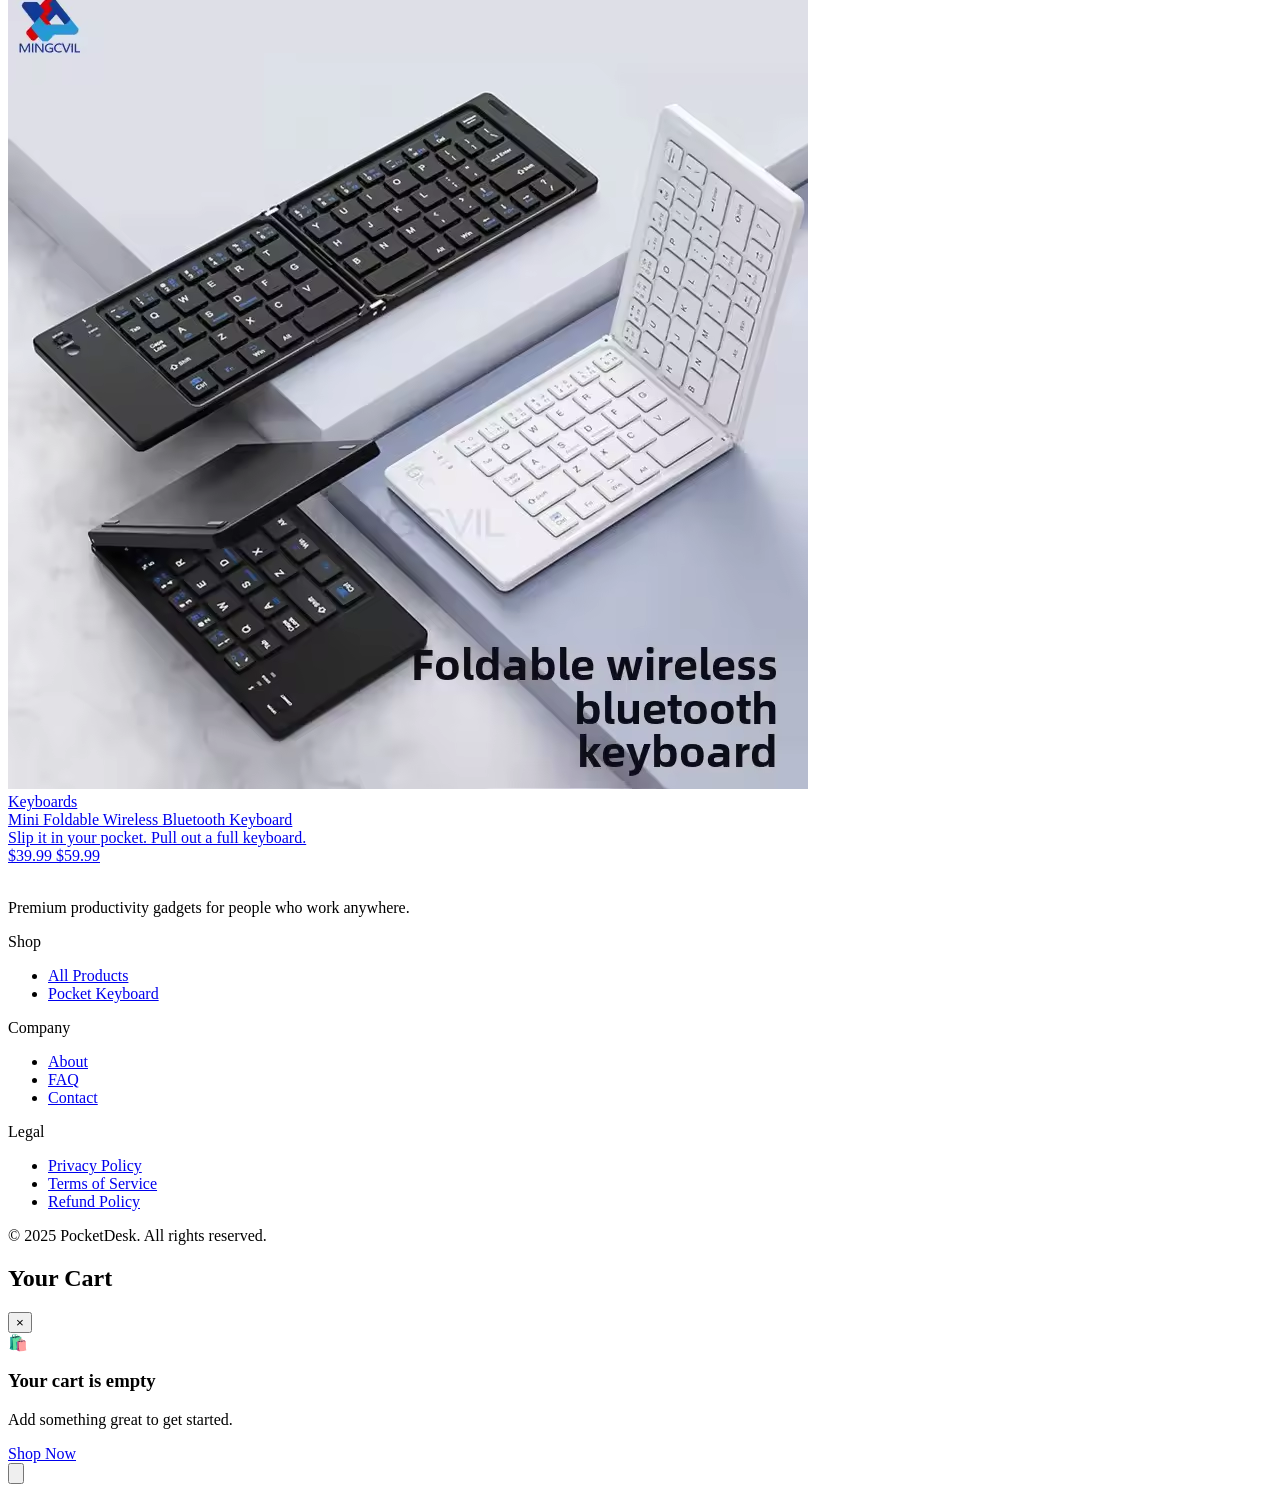
<file: products.html>
<!DOCTYPE html>
<html lang="en">
<head>
  <meta charset="UTF-8">
  <meta name="viewport" content="width=device-width, initial-scale=1.0">
  <title>Shop — PocketDesk</title>
  <meta name="description" content="Shop PocketDesk's full lineup of premium productivity gadgets. Foldable keyboards, desk stands, charging hubs and more.">
  <link rel="canonical" href="https://pocketdesk.netlify.app/products.html">
  <meta property="og:url" content="https://pocketdesk.netlify.app/products.html">
  <link rel="icon" href="data:image/svg+xml,<svg xmlns='http://www.w3.org/2000/svg' viewBox='0 0 32 32'><rect width='32' height='32' rx='8' fill='%230a0a0f'/><text y='22' x='7' font-size='18'>⌨</text></svg>">

  <!-- Inline style for two-mode layout management -->
  <style>
    #listView, #detailView { display: none; }
    #listView.show, #detailView.show { display: block; }
    .gallery__main img { transition: opacity 0.15s ease; }
  </style>
</head>
<body>

  <!-- ═══════ NAVIGATION ═══════ -->
  <nav class="nav" aria-label="Main navigation">
    <div class="nav__inner">
      <a href="index.html" class="nav__logo">
        <svg viewBox="0 0 28 28" fill="none" aria-hidden="true">
          <rect width="28" height="28" rx="7" fill="#0A0A0F"/>
          <rect x="6" y="11" width="16" height="10" rx="2" fill="white" opacity=".9"/>
          <rect x="9" y="8" width="10" height="5" rx="1.5" fill="white" opacity=".5"/>
          <rect x="11" y="13" width="2" height="2" rx=".4" fill="#0A0A0F"/>
          <rect x="15" y="13" width="2" height="2" rx=".4" fill="#0A0A0F"/>
          <rect x="11" y="17" width="6" height="2" rx=".4" fill="#0A0A0F"/>
        </svg>
        PocketDesk
      </a>
      <ul class="nav__links" role="list">
        <li><a href="index.html">Home</a></li>
        <li><a href="products.html">Shop</a></li>
        <li><a href="about.html">About</a></li>
        <li><a href="faq.html">FAQ</a></li>
        <li><a href="contact.html">Contact</a></li>
      </ul>
      <div class="nav__actions">
        <button class="nav__cart-btn" aria-label="Shopping cart">
          <svg viewBox="0 0 24 24" fill="none" stroke="currentColor" stroke-width="1.8" aria-hidden="true">
            <path d="M6 2L3 6v14a2 2 0 002 2h14a2 2 0 002-2V6l-3-4z"/>
            <line x1="3" y1="6" x2="21" y2="6"/>
            <path d="M16 10a4 4 0 01-8 0"/>
          </svg>
          <span class="cart-badge">0</span>
        </button>
        <button class="nav__hamburger" aria-label="Toggle menu">
          <span></span><span></span><span></span>
        </button>
      </div>
    </div>
    <div class="nav__mobile">
      <a href="index.html">Home</a>
      <a href="products.html">Shop</a>
      <a href="about.html">About</a>
      <a href="faq.html">FAQ</a>
      <a href="contact.html">Contact</a>
    </div>
  </nav>

  <main>

    <!-- ══════════════════════════════════════
         LIST VIEW  (shown when no ?id= param)
         ══════════════════════════════════════ -->
    <div id="listView">
      <section class="page-hero" aria-label="Shop header">
        <div class="container">
          <h1>The Lineup</h1>
          <p>Every product. One obsession: working beautifully from anywhere.</p>
        </div>
      </section>

      <section class="section">
        <div class="container">
          <!-- All products — injected from products.json -->
          <div class="product-grid" id="allProductsGrid" aria-live="polite">
            <div style="grid-column:1/-1; color:var(--gray); padding:var(--sp-10); text-align:center">
              Loading products…
            </div>
          </div>
        </div>
      </section>
    </div>

    <!-- ══════════════════════════════════════
         DETAIL VIEW  (shown when ?id=slug)
         ══════════════════════════════════════ -->
    <div id="detailView">
      <div class="product-detail">
        <div class="container">

          <!-- Breadcrumb -->
          <nav class="breadcrumb" id="breadcrumb" aria-label="Breadcrumb">
            <a href="index.html">Home</a>
            <span>›</span>
            <a href="products.html">Shop</a>
            <span>›</span>
            <span>Loading…</span>
          </nav>

          <!-- Main product grid -->
          <div class="product-detail__grid">

            <!-- Gallery -->
            <div class="gallery" aria-label="Product images">
              <div class="gallery__main">
                <img id="galleryMain" src="images/keyboard1.jpg"
                     alt="Product image" width="600" height="500" loading="eager">
              </div>
              <div class="gallery__thumbs" id="galleryThumbs" aria-label="Image thumbnails">
                <!-- Injected by script.js -->
              </div>
            </div>

            <!-- Info -->
            <div class="product-info">
              <div class="product-info__cat" id="pdCategory">Category</div>
              <h1 class="product-info__title" id="pdTitle">Loading…</h1>
              <p class="product-info__tagline" id="pdTagline"></p>

              <div class="product-info__rating" id="pdRatingRow">
                <span class="stars" id="pdStars">★★★★★</span>
                <span id="pdRatingNum">4.8</span>
                <a href="#reviews" id="pdReviewLink">
                  <span id="pdReviewCount">0 reviews</span>
                </a>
              </div>

              <div class="product-info__price">
                <span class="product-info__price-now" id="pdPriceNow">$—</span>
                <span class="product-info__price-was" id="pdPriceWas" style="display:none"></span>
                <span class="product-info__price-save" id="pdPriceSave" style="display:none"></span>
              </div>

              <!-- Color picker — injected -->
              <div id="colorPicker"></div>

              <!-- CTAs -->
              <div class="product-info__cta">
                <button id="addToCartBtn" class="btn btn--accent btn--lg btn--full">
                  Add to Cart
                </button>
                <button id="buyNowBtn" class="btn btn--primary btn--lg btn--full">
                  Buy Now
                </button>
                <div class="product-info__guarantee">
                  <svg viewBox="0 0 16 16" fill="none" stroke="currentColor" stroke-width="1.5" aria-hidden="true">
                    <path d="M8 1l1.5 3 3.5.5-2.5 2.5.6 3.5L8 9l-3.1 1.5.6-3.5L3 4.5 6.5 4z"/>
                  </svg>
                  Free shipping over $50 · 30-day returns · 2-year warranty
                </div>
              </div>

              <!-- Key features -->
              <div class="product-info__features">
                <h3>Highlights</h3>
                <ul class="feature-list" id="pdFeatureList">
                  <!-- Injected by script.js -->
                </ul>
              </div>
            </div>
          </div>

          <!-- ── TABS: Description / Specs / In the Box ── -->
          <div class="tabs" id="productTabs">
            <nav class="tabs__nav" aria-label="Product details tabs">
              <button class="tab-btn active" data-panel="description">Description</button>
              <button class="tab-btn" data-panel="specs">Specifications</button>
              <button class="tab-btn" data-panel="inbox">In the Box</button>
            </nav>

            <div class="tab-panel active" id="panel-description" role="tabpanel">
              <p id="pdDescription">Loading product description…</p>
            </div>

            <div class="tab-panel" id="panel-specs" role="tabpanel">
              <table class="specs-table" aria-label="Product specifications">
                <tbody id="pdSpecsTable">
                  <!-- Injected by script.js -->
                </tbody>
              </table>
            </div>

            <div class="tab-panel" id="panel-inbox" role="tabpanel">
              <p style="color:var(--gray); font-size:var(--text-sm); margin-bottom:var(--sp-2)">
                Every order includes:
              </p>
              <ul class="inbox-list" id="pdInBox">
                <!-- Injected by script.js -->
              </ul>
            </div>
          </div>

          <!-- ── REVIEWS ── -->
          <section class="reviews-section" id="reviews" aria-labelledby="reviewsHeading">
            <h2 class="section-title" id="reviewsHeading" style="margin-bottom:var(--sp-8)">
              Customer Reviews
            </h2>

            <!-- Summary bar -->
            <div class="reviews-summary" id="reviewSummary" aria-label="Rating summary">
              <!-- Injected by script.js -->
            </div>

            <!-- Review cards -->
            <div class="reviews-grid" id="reviewsGrid" aria-live="polite">
              <!-- Injected by script.js -->
            </div>

            <!-- Write a review form -->
            <div class="review-form" id="reviewForm" aria-label="Write a review">
              <h3>Write a Review</h3>
              <div class="form-group">
                <label for="reviewName">Your Name</label>
                <input type="text" id="reviewName" class="form-control" placeholder="Alex M." autocomplete="name">
              </div>
              <div class="form-group">
                <label>Rating</label>
                <div class="star-input" id="starInput" role="group" aria-label="Star rating">
                  <!-- Injected by script.js -->
                </div>
              </div>
              <div class="form-group">
                <label for="reviewTitle">Review Title</label>
                <input type="text" id="reviewTitle" class="form-control" placeholder="Summarize your experience">
              </div>
              <div class="form-group">
                <label for="reviewBody">Your Review</label>
                <textarea id="reviewBody" class="form-control"
                          placeholder="Tell other shoppers what you think…" rows="4"></textarea>
              </div>
              <button id="reviewSubmit" class="btn btn--primary">Submit Review</button>
            </div>
          </section>

          <!-- ── RELATED PRODUCTS ── -->
          <section class="section" aria-labelledby="relatedHeading" style="padding-top:0">
            <div class="section-header">
              <p class="eyebrow">You Might Also Like</p>
              <h2 class="section-title" id="relatedHeading">More from PocketDesk</h2>
            </div>
            <div class="product-grid" id="relatedGrid" aria-live="polite">
              <!-- Injected by script.js -->
            </div>
          </section>

        </div>
      </div>
    </div><!-- /detailView -->

  </main>

  <!-- ═══════ FOOTER ═══════ -->
  <footer class="footer">
    <div class="container">
      <div class="footer__grid">
        <div class="footer__brand">
          <a href="index.html" class="nav__logo" style="color:white; margin-bottom:var(--sp-4); display:inline-flex">PocketDesk</a>
          <p>Premium productivity gadgets for people who work anywhere.</p>
        </div>
        <div>
          <div class="footer__col-title">Shop</div>
          <ul class="footer__links" role="list">
            <li><a href="products.html">All Products</a></li>
            <li><a href="products.html?id=mini-foldable-wireless-bluetooth-keyboard">Pocket Keyboard</a></li>
          </ul>
        </div>
        <div>
          <div class="footer__col-title">Company</div>
          <ul class="footer__links" role="list">
            <li><a href="about.html">About</a></li>
            <li><a href="faq.html">FAQ</a></li>
            <li><a href="contact.html">Contact</a></li>
          </ul>
        </div>
                <div>
          <div class="footer__col-title">Legal</div>
          <ul class="footer__links" role="list">
            <li><a href="privacy.html">Privacy Policy</a></li>
            <li><a href="terms.html">Terms of Service</a></li>
            <li><a href="refunds.html">Refund Policy</a></li>
          </ul>
        </div>
      <div class="footer__bottom">
        <span>© 2025 PocketDesk. All rights reserved.</span>
      </div>
    </div>
  </footer>

  <!-- Cart Drawer -->
  <div class="cart-overlay" onclick="closeCart()"></div>
  <aside class="cart-drawer" role="dialog" aria-label="Shopping cart">
    <div class="cart-drawer__head">
      <h2 class="cart-drawer__title">Your Cart</h2>
      <button class="cart-close" onclick="closeCart()" aria-label="Close cart">×</button>
    </div>
    <div class="cart-drawer__body" id="cartBody"></div>
    <div class="cart-drawer__foot" id="cartFooter" style="display:none">
      <div class="cart-drawer__subtotal">
        <span>Subtotal</span>
        <span id="cartSubtotal">$0.00</span>
      </div>
      <button class="btn btn--accent btn--full btn--lg" onclick="checkout()">Checkout</button>
      <p class="cart-drawer__note">Taxes and shipping calculated at checkout.</p>
    </div>
  </aside>

  <button class="back-to-top" aria-label="Back to top">
    <svg viewBox="0 0 24 24" fill="none" stroke="currentColor" stroke-width="2.5">
      <polyline points="18 15 12 9 6 15"/>
    </svg>
  </button>
  <div class="toast-container" aria-live="polite"></div>

  <script>
    // Toggle list vs detail view based on URL params
    // (script.js route() handles the actual data rendering)
    const hasId = new URLSearchParams(location.search).has('id');
    document.getElementById('listView').classList.toggle('show', !hasId);
    document.getElementById('detailView').classList.toggle('show', hasId);
    if (hasId) {
      document.title = 'Product — PocketDesk';
    }
  </script>
  <script src="script.js"></script>
</body>
</html>
</file>
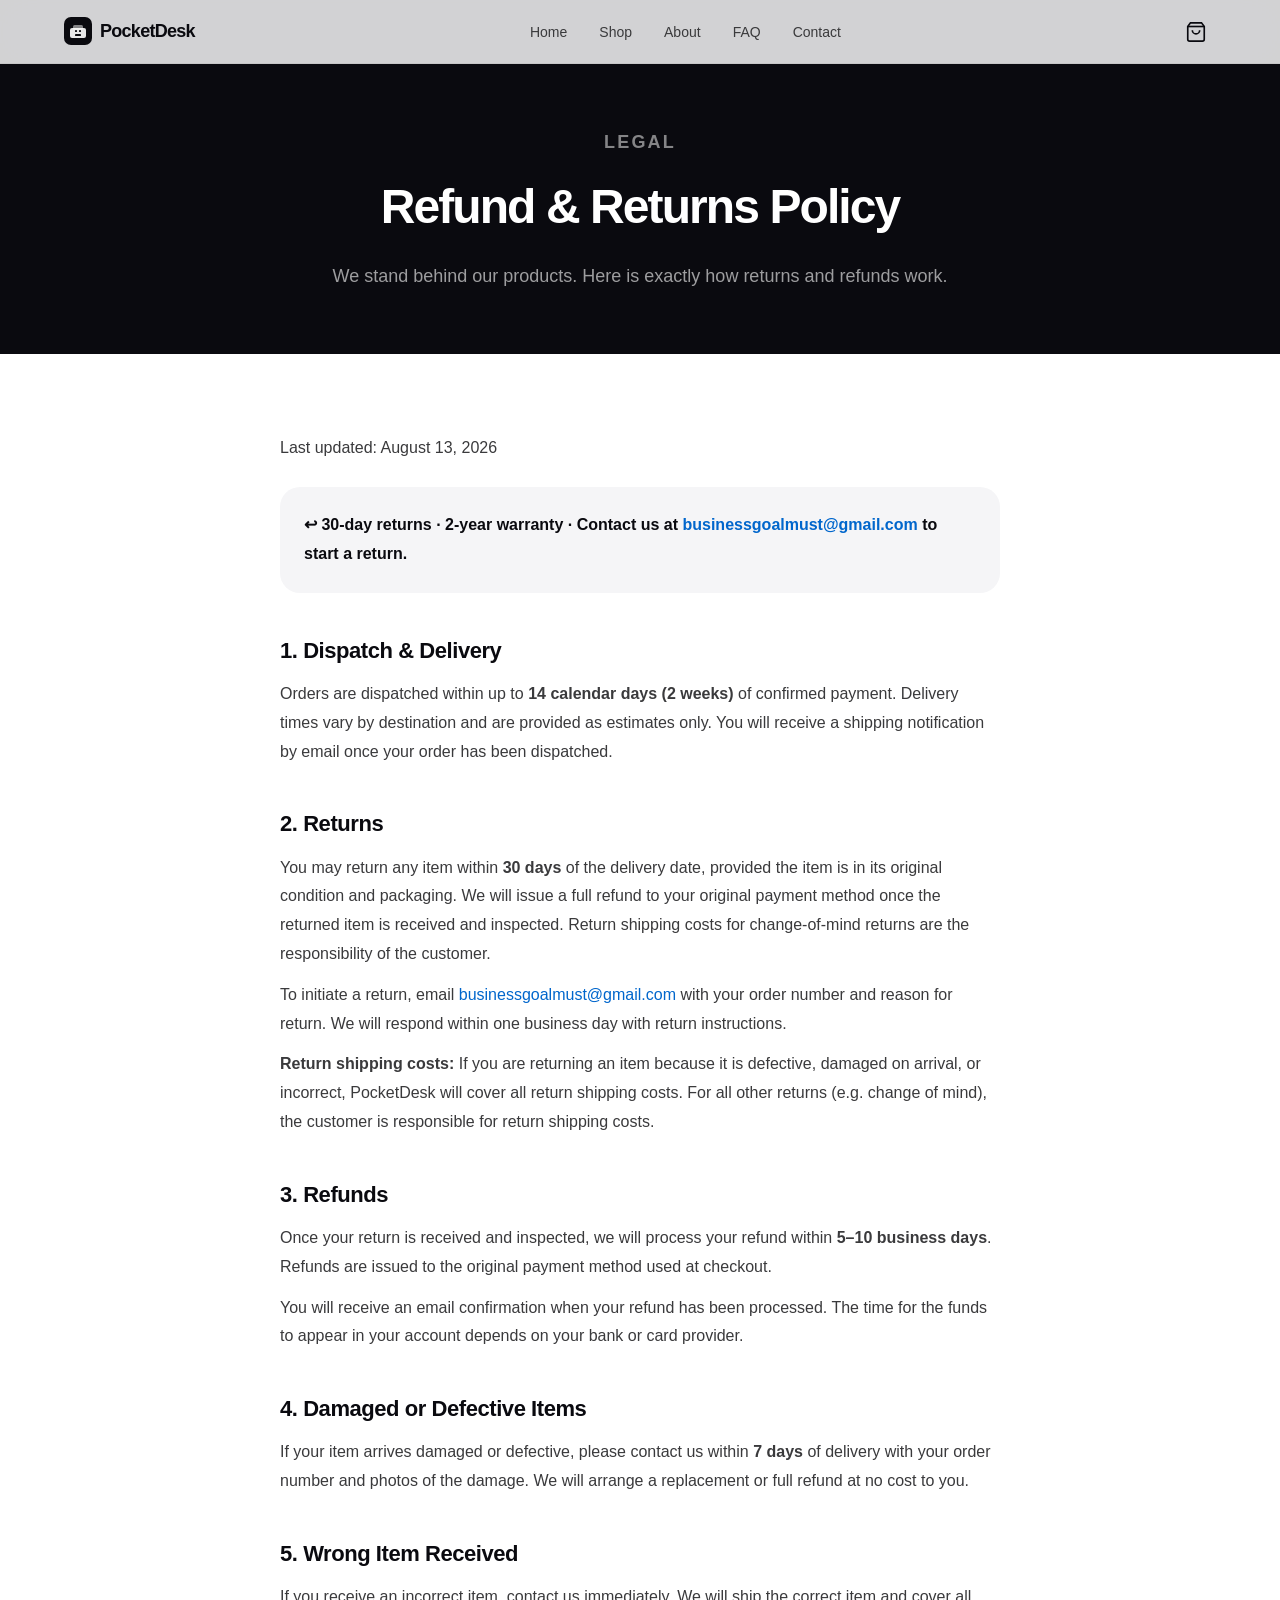
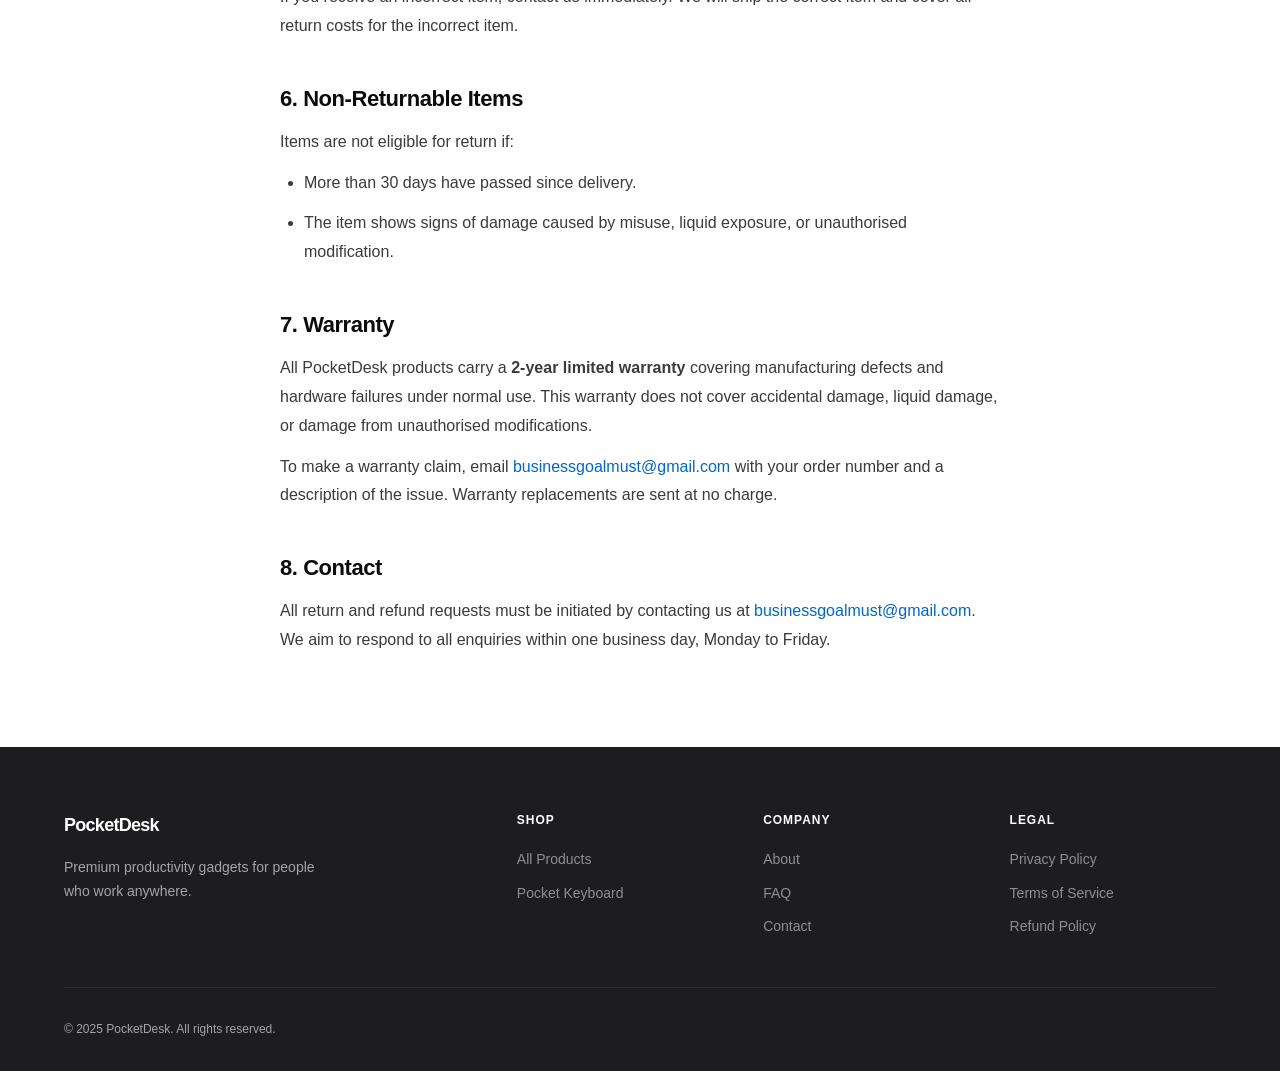
<file: refunds.html>
<!DOCTYPE html>
<html lang="en">
<head>
  <meta charset="UTF-8">
  <meta name="viewport" content="width=device-width, initial-scale=1.0">
  <title>Refund &amp; Returns Policy — PocketDesk</title>
  <meta name="description" content="PocketDesk returns and refund policy. 30-day returns, 2-year warranty.">
  <link rel="canonical" href="https://pocketdesk.netlify.app/refunds.html">
  <meta property="og:url" content="https://pocketdesk.netlify.app/refunds.html">
  <link rel="stylesheet" href="style.css">
  <link rel="icon" href="data:image/svg+xml,<svg xmlns='http://www.w3.org/2000/svg' viewBox='0 0 32 32'><rect width='32' height='32' rx='8' fill='%230a0a0f'/><text y='22' x='7' font-size='18'>⌨</text></svg>">
  <style>
    .policy-body { max-width: 720px; margin: 0 auto; }
    .policy-body h2 { font-size: var(--text-xl); font-weight: 700; letter-spacing: -.02em; margin: var(--sp-10) 0 var(--sp-3); }
    .policy-body h2:first-child { margin-top: 0; }
    .policy-body p, .policy-body li { font-size: var(--text-base); color: var(--ink-muted); line-height: 1.8; margin-bottom: var(--sp-3); }
    .policy-body ul { padding-left: var(--sp-6); list-style: disc; }
    .policy-body a { color: var(--accent); }
    .policy-updated { font-size: var(--text-sm); color: var(--gray); margin-bottom: var(--sp-10); }
    .policy-highlight { background: var(--surface); border-radius: var(--r-lg); padding: var(--sp-6); margin: var(--sp-6) 0; }
    .policy-highlight p { margin: 0; font-weight: 600; color: var(--ink); }
  </style>
</head>
<body>

  <nav class="nav">
    <div class="nav__inner">
      <a href="index.html" class="nav__logo">
        <svg viewBox="0 0 28 28" fill="none"><rect width="28" height="28" rx="7" fill="#0A0A0F"/><rect x="6" y="11" width="16" height="10" rx="2" fill="white" opacity=".9"/><rect x="9" y="8" width="10" height="5" rx="1.5" fill="white" opacity=".5"/><rect x="11" y="13" width="2" height="2" rx=".4" fill="#0A0A0F"/><rect x="15" y="13" width="2" height="2" rx=".4" fill="#0A0A0F"/><rect x="11" y="17" width="6" height="2" rx=".4" fill="#0A0A0F"/></svg>
        PocketDesk
      </a>
      <ul class="nav__links">
        <li><a href="index.html">Home</a></li><li><a href="products.html">Shop</a></li><li><a href="about.html">About</a></li><li><a href="faq.html">FAQ</a></li><li><a href="contact.html">Contact</a></li>
      </ul>
      <div class="nav__actions">
        <button class="nav__cart-btn" aria-label="Cart"><svg viewBox="0 0 24 24" fill="none" stroke="currentColor" stroke-width="1.8"><path d="M6 2L3 6v14a2 2 0 002 2h14a2 2 0 002-2V6l-3-4z"/><line x1="3" y1="6" x2="21" y2="6"/><path d="M16 10a4 4 0 01-8 0"/></svg><span class="cart-badge">0</span></button>
        <button class="nav__hamburger" aria-label="Toggle menu"><span></span><span></span><span></span></button>
      </div>
    </div>
    <div class="nav__mobile"><a href="index.html">Home</a><a href="products.html">Shop</a><a href="about.html">About</a><a href="faq.html">FAQ</a><a href="contact.html">Contact</a></div>
  </nav>

  <main>
    <section class="page-hero">
      <div class="container">
        <p class="eyebrow" style="color:rgba(255,255,255,.5)">Legal</p>
        <h1>Refund &amp; Returns Policy</h1>
        <p>We stand behind our products. Here is exactly how returns and refunds work.</p>
      </div>
    </section>

    <section class="section">
      <div class="container">
        <div class="policy-body">
          <p class="policy-updated">Last updated: August 13, 2026</p>

          <div class="policy-highlight">
            <p>↩ 30-day returns · 2-year warranty · Contact us at <a href="mailto:businessgoalmust@gmail.com">businessgoalmust@gmail.com</a> to start a return.</p>
          </div>

          <h2>1. Dispatch &amp; Delivery</h2>
          <p>Orders are dispatched within up to <strong>14 calendar days (2 weeks)</strong> of confirmed payment. Delivery times vary by destination and are provided as estimates only. You will receive a shipping notification by email once your order has been dispatched.</p>

          <h2>2. Returns</h2>
          <p>You may return any item within <strong>30 days</strong> of the delivery date, provided the item is in its original condition and packaging. We will issue a full refund to your original payment method once the returned item is received and inspected. Return shipping costs for change-of-mind returns are the responsibility of the customer.</p>
          <p>To initiate a return, email <a href="mailto:businessgoalmust@gmail.com">businessgoalmust@gmail.com</a> with your order number and reason for return. We will respond within one business day with return instructions.</p>
          <p><strong>Return shipping costs:</strong> If you are returning an item because it is defective, damaged on arrival, or incorrect, PocketDesk will cover all return shipping costs. For all other returns (e.g. change of mind), the customer is responsible for return shipping costs.</p>

          <h2>3. Refunds</h2>
          <p>Once your return is received and inspected, we will process your refund within <strong>5–10 business days</strong>. Refunds are issued to the original payment method used at checkout.</p>
          <p>You will receive an email confirmation when your refund has been processed. The time for the funds to appear in your account depends on your bank or card provider.</p>

          <h2>4. Damaged or Defective Items</h2>
          <p>If your item arrives damaged or defective, please contact us within <strong>7 days</strong> of delivery with your order number and photos of the damage. We will arrange a replacement or full refund at no cost to you.</p>

          <h2>5. Wrong Item Received</h2>
          <p>If you receive an incorrect item, contact us immediately. We will ship the correct item and cover all return costs for the incorrect item.</p>

          <h2>6. Non-Returnable Items</h2>
          <p>Items are not eligible for return if:</p>
          <ul>
            <li>More than 30 days have passed since delivery.</li>
            <li>The item shows signs of damage caused by misuse, liquid exposure, or unauthorised modification.</li>
          </ul>

          <h2>7. Warranty</h2>
          <p>All PocketDesk products carry a <strong>2-year limited warranty</strong> covering manufacturing defects and hardware failures under normal use. This warranty does not cover accidental damage, liquid damage, or damage from unauthorised modifications.</p>
          <p>To make a warranty claim, email <a href="mailto:businessgoalmust@gmail.com">businessgoalmust@gmail.com</a> with your order number and a description of the issue. Warranty replacements are sent at no charge.</p>

          <h2>8. Contact</h2>
          <p>All return and refund requests must be initiated by contacting us at <a href="mailto:businessgoalmust@gmail.com">businessgoalmust@gmail.com</a>. We aim to respond to all enquiries within one business day, Monday to Friday.</p>
        </div>
      </div>
    </section>
  </main>

  <footer class="footer">
    <div class="container">
      <div class="footer__grid">
        <div class="footer__brand"><a href="index.html" class="nav__logo" style="color:white; margin-bottom:var(--sp-4); display:inline-flex">PocketDesk</a><p>Premium productivity gadgets for people who work anywhere.</p></div>
        <div><div class="footer__col-title">Shop</div><ul class="footer__links"><li><a href="products.html">All Products</a></li><li><a href="products.html?id=mini-foldable-wireless-bluetooth-keyboard">Pocket Keyboard</a></li></ul></div>
        <div><div class="footer__col-title">Company</div><ul class="footer__links"><li><a href="about.html">About</a></li><li><a href="faq.html">FAQ</a></li><li><a href="contact.html">Contact</a></li></ul></div>
        <div><div class="footer__col-title">Legal</div><ul class="footer__links"><li><a href="privacy.html">Privacy Policy</a></li><li><a href="terms.html">Terms of Service</a></li><li><a href="refunds.html">Refund Policy</a></li></ul></div>
      </div>
      <div class="footer__bottom"><span>© 2025 PocketDesk. All rights reserved.</span></div>
    </div>
  </footer>

  <div class="cart-overlay" onclick="closeCart()"></div>
  <aside class="cart-drawer" role="dialog" aria-label="Shopping cart">
    <div class="cart-drawer__head"><h2 class="cart-drawer__title">Your Cart</h2><button class="cart-close" onclick="closeCart()">×</button></div>
    <div class="cart-drawer__body" id="cartBody"></div>
    <div class="cart-drawer__foot" id="cartFooter" style="display:none"><div class="cart-drawer__subtotal"><span>Subtotal</span><span id="cartSubtotal">$0.00</span></div><button class="btn btn--accent btn--full btn--lg" onclick="checkout()">Checkout</button></div>
  </aside>
  <button class="back-to-top" aria-label="Back to top"><svg viewBox="0 0 24 24" fill="none" stroke="currentColor" stroke-width="2.5"><polyline points="18 15 12 9 6 15"/></svg></button>
  <div class="toast-container" aria-live="polite"></div>
  <script src="script.js"></script>
</body>
</html>
</file>
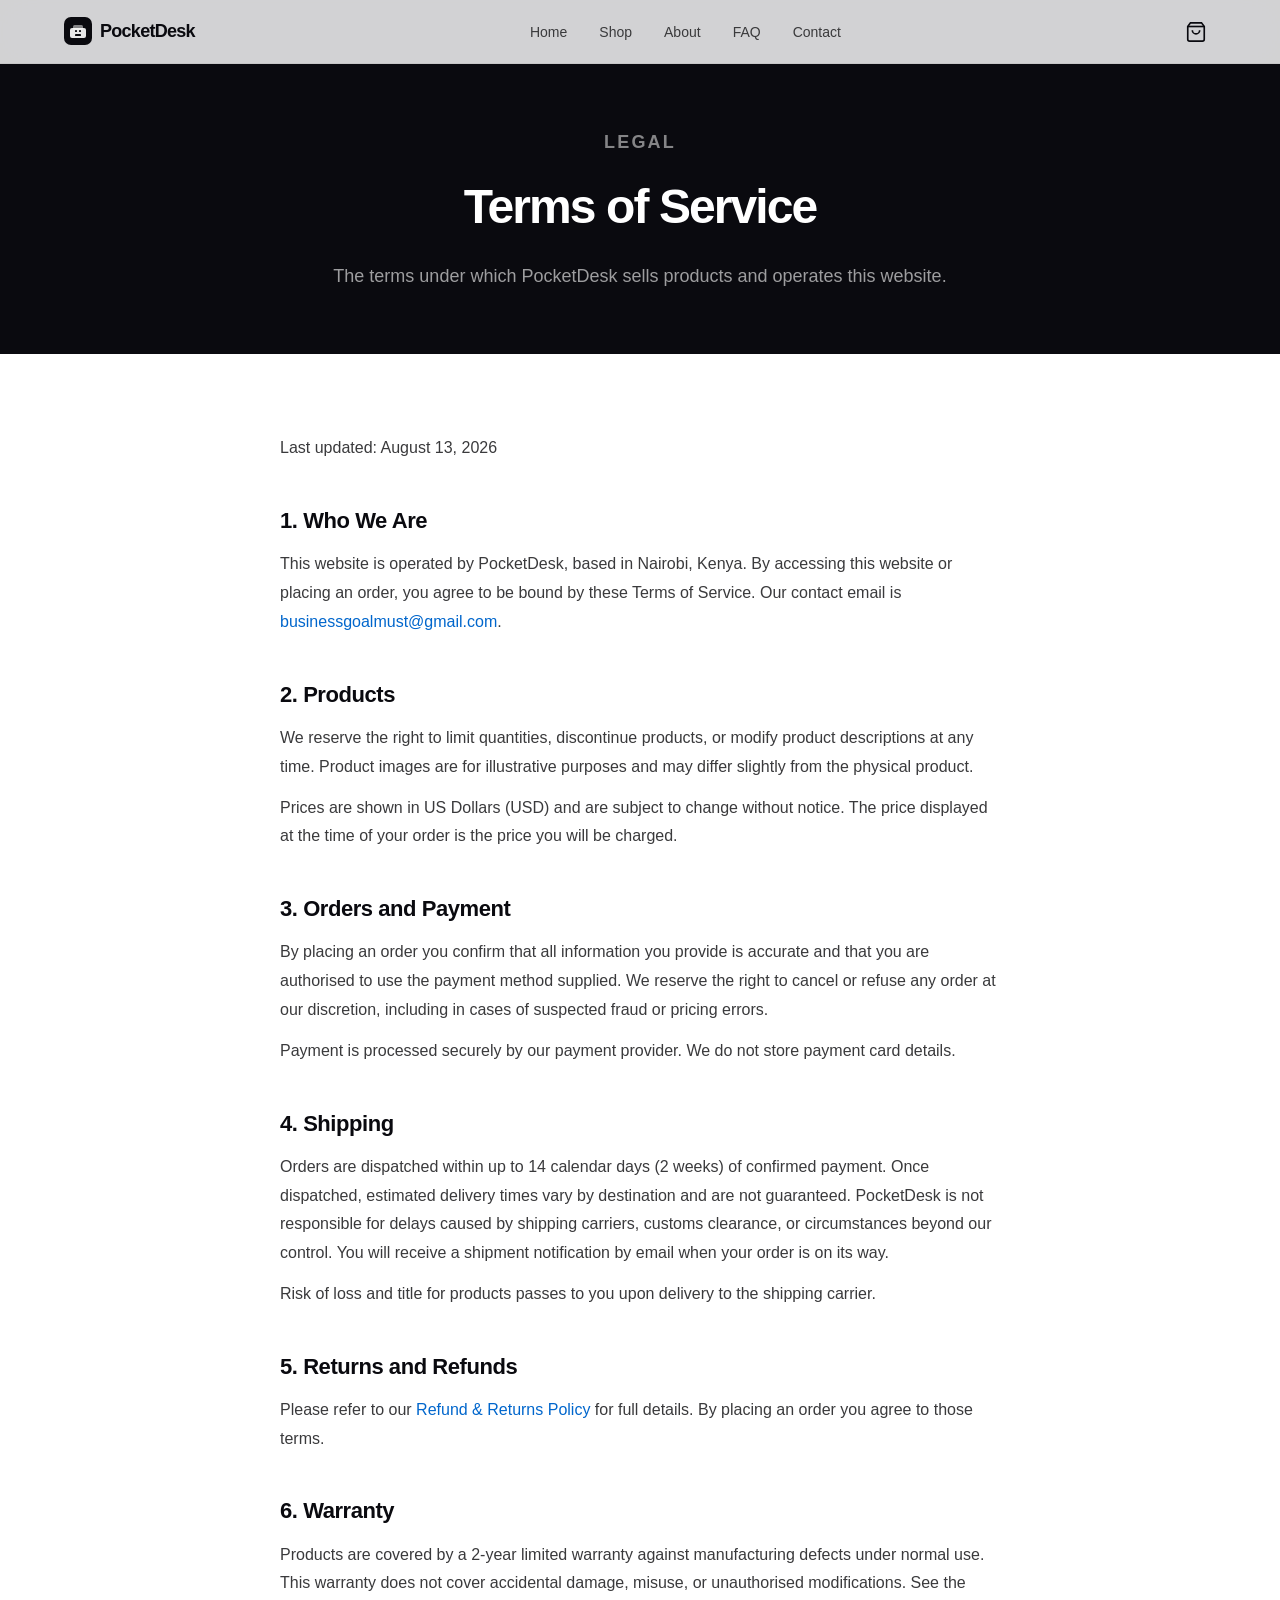
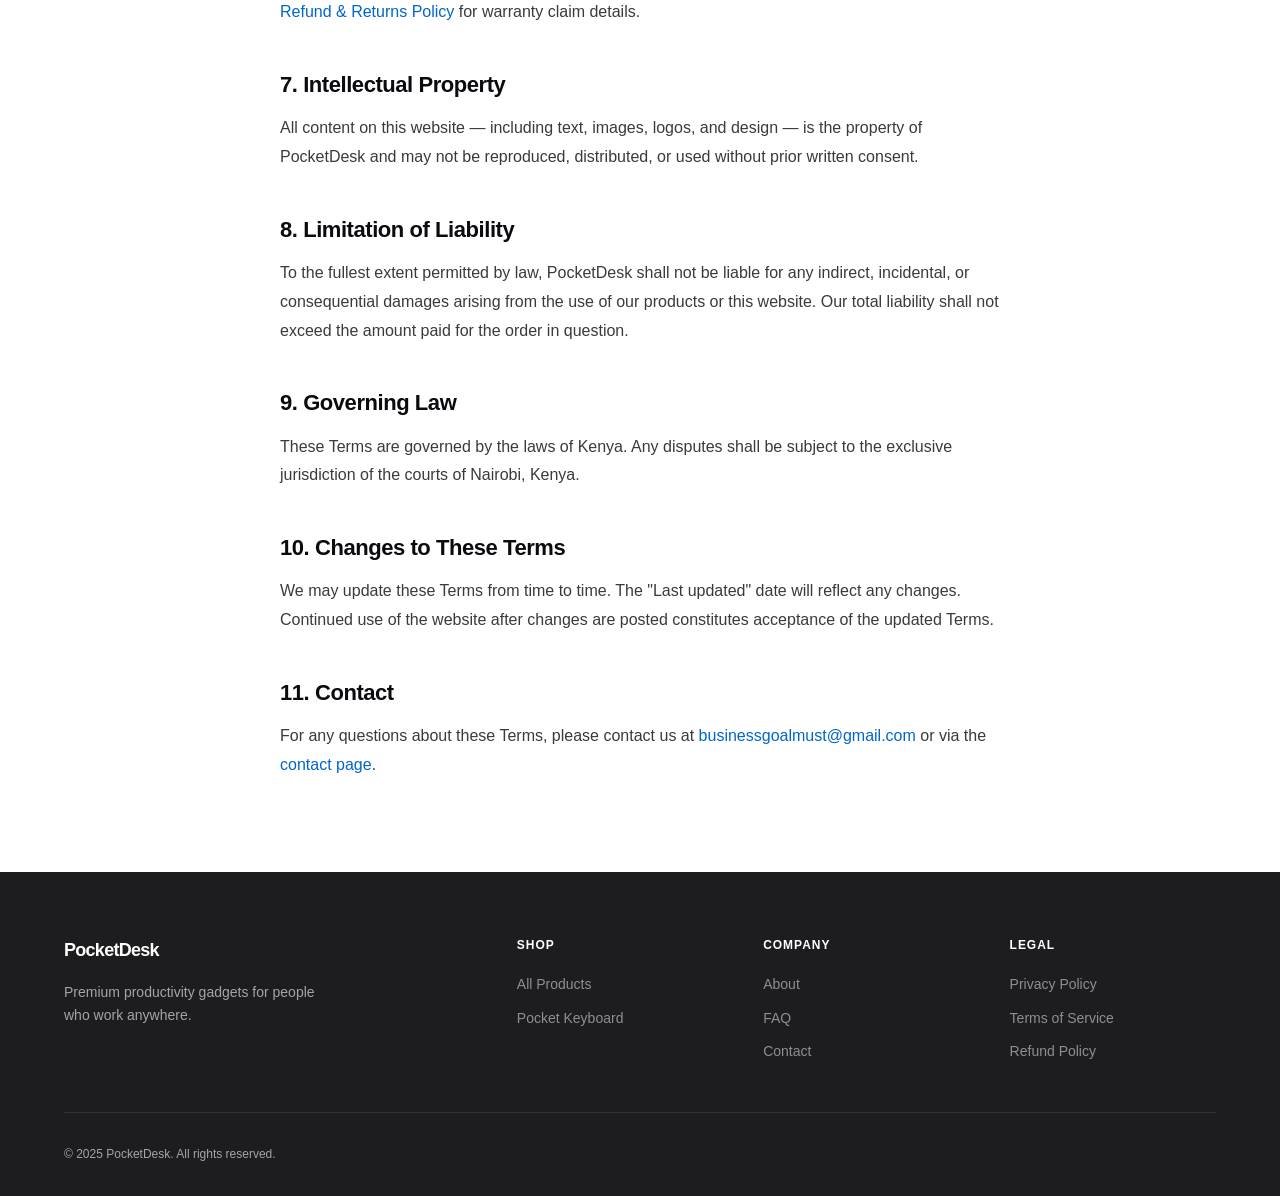
<file: terms.html>
<!DOCTYPE html>
<html lang="en">
<head>
  <meta charset="UTF-8">
  <meta name="viewport" content="width=device-width, initial-scale=1.0">
  <title>Terms of Service — PocketDesk</title>
  <meta name="description" content="PocketDesk Terms of Service — the terms under which we sell products and operate this website.">
  <link rel="canonical" href="https://pocketdesk.netlify.app/terms.html">
  <meta property="og:url" content="https://pocketdesk.netlify.app/terms.html">
  <link rel="stylesheet" href="style.css">
  <link rel="icon" href="data:image/svg+xml,<svg xmlns='http://www.w3.org/2000/svg' viewBox='0 0 32 32'><rect width='32' height='32' rx='8' fill='%230a0a0f'/><text y='22' x='7' font-size='18'>⌨</text></svg>">
  <style>
    .policy-body { max-width: 720px; margin: 0 auto; }
    .policy-body h2 { font-size: var(--text-xl); font-weight: 700; letter-spacing: -.02em; margin: var(--sp-10) 0 var(--sp-3); }
    .policy-body h2:first-child { margin-top: 0; }
    .policy-body p, .policy-body li { font-size: var(--text-base); color: var(--ink-muted); line-height: 1.8; margin-bottom: var(--sp-3); }
    .policy-body ul { padding-left: var(--sp-6); list-style: disc; }
    .policy-body a { color: var(--accent); }
    .policy-updated { font-size: var(--text-sm); color: var(--gray); margin-bottom: var(--sp-10); }
  </style>
</head>
<body>

  <nav class="nav">
    <div class="nav__inner">
      <a href="index.html" class="nav__logo">
        <svg viewBox="0 0 28 28" fill="none"><rect width="28" height="28" rx="7" fill="#0A0A0F"/><rect x="6" y="11" width="16" height="10" rx="2" fill="white" opacity=".9"/><rect x="9" y="8" width="10" height="5" rx="1.5" fill="white" opacity=".5"/><rect x="11" y="13" width="2" height="2" rx=".4" fill="#0A0A0F"/><rect x="15" y="13" width="2" height="2" rx=".4" fill="#0A0A0F"/><rect x="11" y="17" width="6" height="2" rx=".4" fill="#0A0A0F"/></svg>
        PocketDesk
      </a>
      <ul class="nav__links">
        <li><a href="index.html">Home</a></li><li><a href="products.html">Shop</a></li><li><a href="about.html">About</a></li><li><a href="faq.html">FAQ</a></li><li><a href="contact.html">Contact</a></li>
      </ul>
      <div class="nav__actions">
        <button class="nav__cart-btn" aria-label="Cart"><svg viewBox="0 0 24 24" fill="none" stroke="currentColor" stroke-width="1.8"><path d="M6 2L3 6v14a2 2 0 002 2h14a2 2 0 002-2V6l-3-4z"/><line x1="3" y1="6" x2="21" y2="6"/><path d="M16 10a4 4 0 01-8 0"/></svg><span class="cart-badge">0</span></button>
        <button class="nav__hamburger" aria-label="Toggle menu"><span></span><span></span><span></span></button>
      </div>
    </div>
    <div class="nav__mobile"><a href="index.html">Home</a><a href="products.html">Shop</a><a href="about.html">About</a><a href="faq.html">FAQ</a><a href="contact.html">Contact</a></div>
  </nav>

  <main>
    <section class="page-hero">
      <div class="container">
        <p class="eyebrow" style="color:rgba(255,255,255,.5)">Legal</p>
        <h1>Terms of Service</h1>
        <p>The terms under which PocketDesk sells products and operates this website.</p>
      </div>
    </section>

    <section class="section">
      <div class="container">
        <div class="policy-body">
          <p class="policy-updated">Last updated: August 13, 2026</p>

          <h2>1. Who We Are</h2>
          <p>This website is operated by PocketDesk, based in Nairobi, Kenya. By accessing this website or placing an order, you agree to be bound by these Terms of Service. Our contact email is <a href="mailto:businessgoalmust@gmail.com">businessgoalmust@gmail.com</a>.</p>

          <h2>2. Products</h2>
          <p>We reserve the right to limit quantities, discontinue products, or modify product descriptions at any time. Product images are for illustrative purposes and may differ slightly from the physical product.</p>
          <p>Prices are shown in US Dollars (USD) and are subject to change without notice. The price displayed at the time of your order is the price you will be charged.</p>

          <h2>3. Orders and Payment</h2>
          <p>By placing an order you confirm that all information you provide is accurate and that you are authorised to use the payment method supplied. We reserve the right to cancel or refuse any order at our discretion, including in cases of suspected fraud or pricing errors.</p>
          <p>Payment is processed securely by our payment provider. We do not store payment card details.</p>

          <h2>4. Shipping</h2>
          <p>Orders are dispatched within up to 14 calendar days (2 weeks) of confirmed payment. Once dispatched, estimated delivery times vary by destination and are not guaranteed. PocketDesk is not responsible for delays caused by shipping carriers, customs clearance, or circumstances beyond our control. You will receive a shipment notification by email when your order is on its way.</p>
          <p>Risk of loss and title for products passes to you upon delivery to the shipping carrier.</p>

          <h2>5. Returns and Refunds</h2>
          <p>Please refer to our <a href="refunds.html">Refund &amp; Returns Policy</a> for full details. By placing an order you agree to those terms.</p>

          <h2>6. Warranty</h2>
          <p>Products are covered by a 2-year limited warranty against manufacturing defects under normal use. This warranty does not cover accidental damage, misuse, or unauthorised modifications. See the <a href="refunds.html">Refund &amp; Returns Policy</a> for warranty claim details.</p>

          <h2>7. Intellectual Property</h2>
          <p>All content on this website — including text, images, logos, and design — is the property of PocketDesk and may not be reproduced, distributed, or used without prior written consent.</p>

          <h2>8. Limitation of Liability</h2>
          <p>To the fullest extent permitted by law, PocketDesk shall not be liable for any indirect, incidental, or consequential damages arising from the use of our products or this website. Our total liability shall not exceed the amount paid for the order in question.</p>

          <h2>9. Governing Law</h2>
          <p>These Terms are governed by the laws of Kenya. Any disputes shall be subject to the exclusive jurisdiction of the courts of Nairobi, Kenya.</p>

          <h2>10. Changes to These Terms</h2>
          <p>We may update these Terms from time to time. The "Last updated" date will reflect any changes. Continued use of the website after changes are posted constitutes acceptance of the updated Terms.</p>

          <h2>11. Contact</h2>
          <p>For any questions about these Terms, please contact us at <a href="mailto:businessgoalmust@gmail.com">businessgoalmust@gmail.com</a> or via the <a href="contact.html">contact page</a>.</p>
        </div>
      </div>
    </section>
  </main>

  <footer class="footer">
    <div class="container">
      <div class="footer__grid">
        <div class="footer__brand"><a href="index.html" class="nav__logo" style="color:white; margin-bottom:var(--sp-4); display:inline-flex">PocketDesk</a><p>Premium productivity gadgets for people who work anywhere.</p></div>
        <div><div class="footer__col-title">Shop</div><ul class="footer__links"><li><a href="products.html">All Products</a></li><li><a href="products.html?id=mini-foldable-wireless-bluetooth-keyboard">Pocket Keyboard</a></li></ul></div>
        <div><div class="footer__col-title">Company</div><ul class="footer__links"><li><a href="about.html">About</a></li><li><a href="faq.html">FAQ</a></li><li><a href="contact.html">Contact</a></li></ul></div>
        <div><div class="footer__col-title">Legal</div><ul class="footer__links"><li><a href="privacy.html">Privacy Policy</a></li><li><a href="terms.html">Terms of Service</a></li><li><a href="refunds.html">Refund Policy</a></li></ul></div>
      </div>
      <div class="footer__bottom"><span>© 2025 PocketDesk. All rights reserved.</span></div>
    </div>
  </footer>

  <div class="cart-overlay" onclick="closeCart()"></div>
  <aside class="cart-drawer" role="dialog" aria-label="Shopping cart">
    <div class="cart-drawer__head"><h2 class="cart-drawer__title">Your Cart</h2><button class="cart-close" onclick="closeCart()">×</button></div>
    <div class="cart-drawer__body" id="cartBody"></div>
    <div class="cart-drawer__foot" id="cartFooter" style="display:none"><div class="cart-drawer__subtotal"><span>Subtotal</span><span id="cartSubtotal">$0.00</span></div><button class="btn btn--accent btn--full btn--lg" onclick="checkout()">Checkout</button></div>
  </aside>
  <button class="back-to-top" aria-label="Back to top"><svg viewBox="0 0 24 24" fill="none" stroke="currentColor" stroke-width="2.5"><polyline points="18 15 12 9 6 15"/></svg></button>
  <div class="toast-container" aria-live="polite"></div>
  <script src="script.js"></script>
</body>
</html>
</file>
<file: style.css>
/* ═══════════════════════════════════════════════════════════════
   PocketDesk — style.css
   Premium Apple-inspired design system
   ═══════════════════════════════════════════════════════════════ */

/* ── 1. TOKENS ──────────────────────────────────────────────── */
:root {
  /* Palette */
  --ink:       #0a0a0f;
  --ink-soft:  #1d1d1f;
  --ink-muted: #3a3a3c;
  --gray:      #86868b;
  --gray-lt:   #d2d2d7;
  --surface:   #f5f5f7;
  --white:     #ffffff;
  --accent:    #0066cc;
  --accent-dk: #004499;
  --danger:    #ff3b30;
  --success:   #34c759;
  --gold:      #ff9f00;

  /* Typography */
  --font: -apple-system, BlinkMacSystemFont, "SF Pro Display",
          "Helvetica Neue", Arial, sans-serif;
  --font-mono: "SF Mono", "Fira Code", monospace;

  /* Scale */
  --text-xs:   0.75rem;
  --text-sm:   0.875rem;
  --text-base: 1rem;
  --text-lg:   1.125rem;
  --text-xl:   1.375rem;
  --text-2xl:  1.75rem;
  --text-3xl:  2.25rem;
  --text-4xl:  3rem;
  --text-5xl:  4rem;
  --text-hero: clamp(2.5rem, 7vw, 5.5rem);

  /* Spacing */
  --sp-1: 0.25rem;  --sp-2: 0.5rem;   --sp-3: 0.75rem;
  --sp-4: 1rem;     --sp-6: 1.5rem;   --sp-8: 2rem;
  --sp-10: 2.5rem;  --sp-12: 3rem;    --sp-16: 4rem;
  --sp-20: 5rem;    --sp-24: 6rem;

  /* Radius */
  --r-sm: 8px;   --r-md: 14px;  --r-lg: 20px;
  --r-xl: 28px;  --r-full: 999px;

  /* Shadows */
  --shadow-card: 0 2px 20px rgba(0,0,0,.08), 0 1px 4px rgba(0,0,0,.06);
  --shadow-lift: 0 12px 40px rgba(0,0,0,.14), 0 4px 12px rgba(0,0,0,.08);
  --shadow-nav:  0 1px 0 rgba(0,0,0,.08);

  /* Transitions */
  --ease: cubic-bezier(.25,.1,.25,1);
  --ease-spring: cubic-bezier(.34,1.56,.64,1);
  --dur-fast: 150ms;
  --dur-mid:  250ms;
  --dur-slow: 400ms;

  /* Layout */
  --max-w: 1200px;
  --nav-h: 64px;
}

/* ── 2. RESET ───────────────────────────────────────────────── */
*, *::before, *::after { box-sizing: border-box; margin: 0; padding: 0; }

html {
  scroll-behavior: smooth;
  -webkit-text-size-adjust: 100%;
  font-size: 16px;
}

body {
  font-family: var(--font);
  background: var(--white);
  color: var(--ink);
  line-height: 1.6;
  -webkit-font-smoothing: antialiased;
  overflow-x: hidden;
}

img { display: block; max-width: 100%; height: auto; }
a { color: var(--accent); text-decoration: none; }
a:hover { text-decoration: underline; }
ul { list-style: none; }
button { cursor: pointer; font-family: inherit; border: none; background: none; }
input, textarea, select {
  font-family: inherit;
  font-size: var(--text-base);
}

/* ── 3. UTILITY ─────────────────────────────────────────────── */
.container {
  width: 100%;
  max-width: var(--max-w);
  margin: 0 auto;
  padding: 0 var(--sp-6);
}
.section { padding: var(--sp-20) 0; }
.section--dark { background: var(--ink); color: var(--white); }
.section--surface { background: var(--surface); }

.eyebrow {
  font-size: var(--text-xs);
  font-weight: 600;
  letter-spacing: .12em;
  text-transform: uppercase;
  color: var(--gray);
  margin-bottom: var(--sp-3);
}
.section--dark .eyebrow { color: var(--gray-lt); }

.section-title {
  font-size: var(--text-3xl);
  font-weight: 700;
  letter-spacing: -.03em;
  line-height: 1.15;
  margin-bottom: var(--sp-4);
}

.section-subtitle {
  font-size: var(--text-lg);
  color: var(--gray);
  max-width: 580px;
  line-height: 1.6;
  margin-bottom: var(--sp-10);
}
.section--dark .section-subtitle { color: var(--gray-lt); }

.section-header { margin-bottom: var(--sp-12); }
.section-header--center { text-align: center; }
.section-header--center .section-subtitle { margin-left: auto; margin-right: auto; }

.visually-hidden {
  position: absolute; width: 1px; height: 1px;
  padding: 0; margin: -1px; overflow: hidden;
  clip: rect(0,0,0,0); white-space: nowrap; border: 0;
}

/* ── 4. NAVIGATION ──────────────────────────────────────────── */
.nav {
  position: fixed; top: 0; left: 0; right: 0; z-index: 1000;
  height: var(--nav-h);
  background: rgba(255,255,255,.82);
  backdrop-filter: saturate(180%) blur(20px);
  -webkit-backdrop-filter: saturate(180%) blur(20px);
  border-bottom: 1px solid rgba(0,0,0,.06);
  transition: background var(--dur-mid) var(--ease);
}

.nav__inner {
  display: flex; align-items: center; justify-content: space-between;
  height: 100%;
  max-width: var(--max-w);
  margin: 0 auto;
  padding: 0 var(--sp-6);
}

.nav__logo {
  font-size: var(--text-lg);
  font-weight: 700;
  letter-spacing: -.04em;
  color: var(--ink);
  text-decoration: none;
  display: flex; align-items: center; gap: var(--sp-2);
}
.nav__logo svg { width: 28px; height: 28px; }
.nav__logo:hover { text-decoration: none; }

.nav__links {
  display: none;
  gap: var(--sp-8);
  align-items: center;
}

.nav__links a {
  font-size: var(--text-sm);
  font-weight: 500;
  color: var(--ink-muted);
  text-decoration: none;
  transition: color var(--dur-fast) var(--ease);
}
.nav__links a:hover, .nav__links a.active { color: var(--ink); }

.nav__actions { display: flex; align-items: center; gap: var(--sp-3); }

.nav__cart-btn {
  position: relative;
  width: 40px; height: 40px;
  border-radius: var(--r-full);
  display: flex; align-items: center; justify-content: center;
  color: var(--ink);
  transition: background var(--dur-fast) var(--ease);
}
.nav__cart-btn:hover { background: var(--surface); }
.nav__cart-btn svg { width: 22px; height: 22px; }

.cart-badge {
  position: absolute; top: 2px; right: 2px;
  width: 18px; height: 18px;
  background: var(--accent);
  color: var(--white);
  border-radius: var(--r-full);
  font-size: 10px; font-weight: 700;
  display: none; align-items: center; justify-content: center;
  border: 2px solid var(--white);
}
.cart-badge.visible { display: flex; }

.nav__hamburger {
  width: 40px; height: 40px;
  display: flex; flex-direction: column;
  align-items: center; justify-content: center; gap: 5px;
  border-radius: var(--r-full);
  transition: background var(--dur-fast) var(--ease);
}
.nav__hamburger:hover { background: var(--surface); }
.nav__hamburger span {
  display: block; width: 20px; height: 1.5px;
  background: var(--ink);
  transition: transform var(--dur-mid) var(--ease), opacity var(--dur-mid) var(--ease);
}
.nav__hamburger.open span:nth-child(1) { transform: translateY(6.5px) rotate(45deg); }
.nav__hamburger.open span:nth-child(2) { opacity: 0; }
.nav__hamburger.open span:nth-child(3) { transform: translateY(-6.5px) rotate(-45deg); }

/* Mobile menu drawer */
.nav__mobile {
  display: none;
  position: fixed; top: var(--nav-h); left: 0; right: 0;
  background: rgba(255,255,255,.96);
  backdrop-filter: blur(20px);
  border-bottom: 1px solid var(--gray-lt);
  padding: var(--sp-6);
  z-index: 999;
  animation: slideDown var(--dur-mid) var(--ease);
}
.nav__mobile.open { display: block; }
.nav__mobile a {
  display: block; padding: var(--sp-4) 0;
  font-size: var(--text-lg); font-weight: 500;
  color: var(--ink);
  border-bottom: 1px solid var(--gray-lt);
  text-decoration: none;
}
.nav__mobile a:last-child { border-bottom: none; }

@keyframes slideDown {
  from { opacity: 0; transform: translateY(-8px); }
  to   { opacity: 1; transform: translateY(0); }
}

/* ── 5. BUTTONS ─────────────────────────────────────────────── */
.btn {
  display: inline-flex; align-items: center; justify-content: center;
  gap: var(--sp-2);
  padding: 0.75rem 1.5rem;
  border-radius: var(--r-full);
  font-size: var(--text-sm);
  font-weight: 600;
  letter-spacing: -.01em;
  text-decoration: none;
  transition:
    background var(--dur-fast) var(--ease),
    transform var(--dur-fast) var(--ease-spring),
    box-shadow var(--dur-fast) var(--ease);
  cursor: pointer; border: none;
  white-space: nowrap;
}
.btn:hover { text-decoration: none; transform: translateY(-1px); }
.btn:active { transform: translateY(0) scale(.98); }

.btn--primary {
  background: var(--ink);
  color: var(--white);
}
.btn--primary:hover { background: var(--ink-soft); box-shadow: var(--shadow-lift); }

.btn--accent {
  background: var(--accent);
  color: var(--white);
}
.btn--accent:hover { background: var(--accent-dk); box-shadow: 0 8px 24px rgba(0,102,204,.35); }

.btn--outline {
  background: transparent;
  color: var(--ink);
  border: 1.5px solid var(--gray-lt);
}
.btn--outline:hover { border-color: var(--ink); box-shadow: var(--shadow-card); }

.btn--ghost {
  background: transparent;
  color: var(--accent);
}
.btn--ghost:hover { background: rgba(0,102,204,.06); }

.btn--lg {
  padding: 1rem 2rem;
  font-size: var(--text-base);
}

.btn--full { width: 100%; }

/* ── 6. HERO ────────────────────────────────────────────────── */
.hero {
  padding-top: calc(var(--nav-h) + var(--sp-16));
  padding-bottom: var(--sp-20);
  background: var(--ink);
  color: var(--white);
  overflow: hidden;
  position: relative;
}

/* Subtle gradient accent in background */
.hero::before {
  content: '';
  position: absolute; inset: 0;
  background: radial-gradient(ellipse 70% 60% at 60% 40%,
    rgba(0,102,204,.18) 0%, transparent 70%);
  pointer-events: none;
}

.hero__inner {
  display: grid;
  gap: var(--sp-12);
  align-items: center;
  position: relative; z-index: 1;
}

.hero__tag {
  display: inline-flex; align-items: center; gap: var(--sp-2);
  background: rgba(255,255,255,.1);
  color: rgba(255,255,255,.8);
  font-size: var(--text-xs); font-weight: 600;
  letter-spacing: .1em; text-transform: uppercase;
  padding: var(--sp-1) var(--sp-3);
  border-radius: var(--r-full);
  border: 1px solid rgba(255,255,255,.15);
  margin-bottom: var(--sp-6);
  width: fit-content;
}

.hero__title {
  font-size: var(--text-hero);
  font-weight: 700;
  letter-spacing: -.04em;
  line-height: 1.05;
  margin-bottom: var(--sp-6);
}

.hero__title em {
  font-style: normal;
  background: linear-gradient(135deg, #60a5fa, #818cf8);
  -webkit-background-clip: text;
  -webkit-text-fill-color: transparent;
  background-clip: text;
}

.hero__body {
  font-size: var(--text-lg);
  color: rgba(255,255,255,.65);
  max-width: 480px;
  margin-bottom: var(--sp-8);
  line-height: 1.7;
}

.hero__actions { display: flex; gap: var(--sp-3); flex-wrap: wrap; }

.hero__stat-row {
  display: flex; gap: var(--sp-8);
  margin-top: var(--sp-10);
  padding-top: var(--sp-8);
  border-top: 1px solid rgba(255,255,255,.1);
}

.hero__stat-num {
  font-size: var(--text-2xl); font-weight: 700;
  letter-spacing: -.03em;
}
.hero__stat-label {
  font-size: var(--text-xs); color: rgba(255,255,255,.5);
  margin-top: var(--sp-1);
}

.hero__image-wrap {
  position: relative;
  display: flex; align-items: center; justify-content: center;
}

.hero__image-wrap::before {
  content: '';
  position: absolute; inset: -40px;
  background: radial-gradient(circle, rgba(0,102,204,.2) 0%, transparent 70%);
  border-radius: 50%;
}

.hero__image {
  width: 100%;
  max-width: 480px;
  border-radius: var(--r-xl);
  box-shadow: 0 40px 80px rgba(0,0,0,.6);
  position: relative; z-index: 1;
  transition: transform var(--dur-slow) var(--ease);
}
.hero__image:hover { transform: translateY(-8px) scale(1.01); }

/* ── 7. FEATURED / PRODUCT CARDS ────────────────────────────── */
.product-grid {
  display: grid;
  grid-template-columns: 1fr;
  gap: var(--sp-6);
}

.product-card {
  background: var(--white);
  border-radius: var(--r-xl);
  overflow: hidden;
  box-shadow: var(--shadow-card);
  border: 1px solid rgba(0,0,0,.06);
  transition:
    box-shadow var(--dur-mid) var(--ease),
    transform var(--dur-mid) var(--ease);
  display: flex; flex-direction: column;
  text-decoration: none; color: inherit;
  cursor: pointer;
  position: relative;
}
.product-card:hover {
  box-shadow: var(--shadow-lift);
  transform: translateY(-4px);
  text-decoration: none;
}

.product-card__badge {
  position: absolute; top: var(--sp-4); left: var(--sp-4); z-index: 2;
  background: var(--ink); color: var(--white);
  font-size: var(--text-xs); font-weight: 700;
  letter-spacing: .05em; text-transform: uppercase;
  padding: var(--sp-1) var(--sp-3);
  border-radius: var(--r-full);
}
.product-card__badge--new { background: var(--accent); }
.product-card__badge--sale { background: var(--danger); }

.product-card__img-wrap {
  background: var(--surface);
  aspect-ratio: 4/3;
  overflow: hidden;
  position: relative;
}

.product-card__img {
  width: 100%; height: 100%;
  object-fit: cover;
  transition: transform var(--dur-slow) var(--ease);
}
.product-card:hover .product-card__img { transform: scale(1.04); }

.product-card__body {
  padding: var(--sp-6);
  flex: 1;
  display: flex; flex-direction: column; gap: var(--sp-2);
}

.product-card__cat {
  font-size: var(--text-xs); font-weight: 600;
  color: var(--accent); letter-spacing: .06em; text-transform: uppercase;
}

.product-card__name {
  font-size: var(--text-lg); font-weight: 700;
  letter-spacing: -.02em; line-height: 1.3;
}

.product-card__tagline {
  font-size: var(--text-sm); color: var(--gray);
  line-height: 1.5;
  flex: 1;
}

.product-card__foot {
  display: flex; align-items: center; justify-content: space-between;
  margin-top: var(--sp-4); padding-top: var(--sp-4);
  border-top: 1px solid var(--gray-lt);
}

.product-card__price {
  display: flex; align-items: baseline; gap: var(--sp-2);
}
.product-card__price-now {
  font-size: var(--text-xl); font-weight: 700; letter-spacing: -.02em;
}
.product-card__price-was {
  font-size: var(--text-sm); color: var(--gray);
  text-decoration: line-through;
}

.product-card__rating {
  display: flex; align-items: center; gap: var(--sp-1);
  font-size: var(--text-xs); color: var(--gray);
}
.stars { color: var(--gold); font-size: .85em; letter-spacing: -.05em; }

/* ── 8. PRODUCT DETAIL PAGE ─────────────────────────────────── */
.product-detail {
  padding-top: calc(var(--nav-h) + var(--sp-10));
  padding-bottom: var(--sp-20);
  min-height: 100vh;
}

.product-detail__grid {
  display: grid;
  gap: var(--sp-12);
}

/* Gallery */
.gallery { display: grid; gap: var(--sp-3); }

.gallery__main {
  background: var(--surface);
  border-radius: var(--r-xl);
  overflow: hidden;
  aspect-ratio: 4/3;
}
.gallery__main img {
  width: 100%; height: 100%;
  object-fit: cover;
  transition: opacity var(--dur-mid) var(--ease);
}

.gallery__thumbs {
  display: flex; gap: var(--sp-3);
}
.gallery__thumb {
  flex: 1;
  background: var(--surface);
  border-radius: var(--r-md);
  overflow: hidden;
  aspect-ratio: 1;
  cursor: pointer;
  border: 2px solid transparent;
  transition: border-color var(--dur-fast) var(--ease);
}
.gallery__thumb.active { border-color: var(--accent); }
.gallery__thumb img { width: 100%; height: 100%; object-fit: cover; }

/* Product info panel */
.product-info { display: flex; flex-direction: column; gap: var(--sp-5); }

.product-info__cat {
  font-size: var(--text-xs); font-weight: 600;
  color: var(--accent); letter-spacing: .08em; text-transform: uppercase;
}

.product-info__title {
  font-size: var(--text-3xl); font-weight: 700;
  letter-spacing: -.04em; line-height: 1.1;
}

.product-info__tagline {
  font-size: var(--text-lg); color: var(--gray); line-height: 1.5;
}

.product-info__rating {
  display: flex; align-items: center; gap: var(--sp-2);
  font-size: var(--text-sm); color: var(--gray);
}
.product-info__rating .stars { font-size: 1em; }
.product-info__rating a {
  color: var(--accent); margin-left: var(--sp-1);
}

.product-info__price {
  display: flex; align-items: baseline; gap: var(--sp-3);
}
.product-info__price-now {
  font-size: var(--text-4xl); font-weight: 700; letter-spacing: -.04em;
}
.product-info__price-was {
  font-size: var(--text-xl); color: var(--gray); text-decoration: line-through;
}
.product-info__price-save {
  background: rgba(255,59,48,.1);
  color: var(--danger);
  font-size: var(--text-xs); font-weight: 700;
  padding: var(--sp-1) var(--sp-2);
  border-radius: var(--r-sm);
}

/* Color picker */
.color-picker__label {
  font-size: var(--text-sm); font-weight: 600; color: var(--ink-muted);
  margin-bottom: var(--sp-3);
}
.color-picker__options { display: flex; gap: var(--sp-2); flex-wrap: wrap; }
.color-chip {
  padding: var(--sp-2) var(--sp-4);
  border-radius: var(--r-full);
  font-size: var(--text-sm); font-weight: 500;
  border: 1.5px solid var(--gray-lt);
  cursor: pointer;
  transition:
    border-color var(--dur-fast) var(--ease),
    background var(--dur-fast) var(--ease);
  background: var(--white);
}
.color-chip.active,
.color-chip:hover { border-color: var(--ink); background: var(--surface); }

.product-info__cta { display: flex; flex-direction: column; gap: var(--sp-3); }

.product-info__guarantee {
  display: flex; align-items: center; gap: var(--sp-2);
  font-size: var(--text-xs); color: var(--gray);
}
.product-info__guarantee svg { width: 14px; height: 14px; flex-shrink: 0; }

.product-info__features {
  border-top: 1px solid var(--gray-lt);
  padding-top: var(--sp-5);
}
.product-info__features h3 {
  font-size: var(--text-sm); font-weight: 700;
  letter-spacing: .04em; text-transform: uppercase;
  color: var(--gray);
  margin-bottom: var(--sp-4);
}
.feature-list { display: flex; flex-direction: column; gap: var(--sp-2); }
.feature-list li {
  display: flex; align-items: flex-start; gap: var(--sp-3);
  font-size: var(--text-sm); line-height: 1.5;
}
.feature-list li::before {
  content: '';
  width: 18px; height: 18px;
  background: rgba(0,102,204,.1);
  border-radius: 50%;
  flex-shrink: 0;
  position: relative;
  display: flex; align-items: center; justify-content: center;
  margin-top: 2px;
}
/* Checkmark via box-shadow hack */
.feature-list li::before {
  background: url("data:image/svg+xml,%3Csvg xmlns='http://www.w3.org/2000/svg' viewBox='0 0 16 16'%3E%3Cpath fill='%230066cc' d='M6.5 11.5L3 8l1-1 2.5 2.5 5-5 1 1z'/%3E%3C/svg%3E") center/contain no-repeat;
}

/* Tabs: description / specs */
.tabs { margin-top: var(--sp-10); }
.tabs__nav {
  display: flex; border-bottom: 1px solid var(--gray-lt);
  gap: 0; overflow-x: auto;
}
.tab-btn {
  padding: var(--sp-3) var(--sp-6);
  font-size: var(--text-sm); font-weight: 600;
  color: var(--gray); white-space: nowrap;
  border-bottom: 2px solid transparent;
  transition: color var(--dur-fast) var(--ease), border-color var(--dur-fast) var(--ease);
  margin-bottom: -1px;
}
.tab-btn.active { color: var(--ink); border-color: var(--ink); }
.tab-btn:hover { color: var(--ink-muted); }

.tab-panel { display: none; padding: var(--sp-8) 0; }
.tab-panel.active { display: block; }

.tab-panel p {
  font-size: var(--text-base); color: var(--ink-muted);
  line-height: 1.75; margin-bottom: var(--sp-4);
}

.specs-table { width: 100%; border-collapse: collapse; }
.specs-table tr { border-bottom: 1px solid var(--gray-lt); }
.specs-table td {
  padding: var(--sp-3) var(--sp-2);
  font-size: var(--text-sm); vertical-align: top;
}
.specs-table td:first-child { color: var(--gray); width: 45%; font-weight: 500; }
.specs-table td:last-child { font-weight: 500; }

.inbox-list {
  display: flex; flex-direction: column; gap: var(--sp-2);
  margin-top: var(--sp-4);
}
.inbox-list li {
  display: flex; align-items: center; gap: var(--sp-3);
  font-size: var(--text-sm); padding: var(--sp-3);
  background: var(--surface); border-radius: var(--r-sm);
}
.inbox-list li::before { content: '📦'; font-size: 1rem; }

/* ── 9. REVIEWS ─────────────────────────────────────────────── */
.reviews-section { padding: var(--sp-16) 0; }

.reviews-summary {
  background: var(--surface);
  border-radius: var(--r-xl);
  padding: var(--sp-8);
  display: flex; flex-direction: column; gap: var(--sp-4);
  margin-bottom: var(--sp-10);
  text-align: center;
}
.reviews-summary__score {
  font-size: var(--text-5xl); font-weight: 700; letter-spacing: -.04em;
}
.reviews-summary__stars { font-size: var(--text-2xl); color: var(--gold); }
.reviews-summary__count { font-size: var(--text-sm); color: var(--gray); }

.reviews-grid { display: grid; gap: var(--sp-5); }

.review-card {
  background: var(--white);
  border: 1px solid var(--gray-lt);
  border-radius: var(--r-xl);
  padding: var(--sp-6);
}

.review-card__header {
  display: flex; justify-content: space-between;
  align-items: flex-start;
  margin-bottom: var(--sp-3);
  flex-wrap: wrap; gap: var(--sp-2);
}

.review-card__author { font-weight: 700; font-size: var(--text-sm); }
.review-card__location { font-size: var(--text-xs); color: var(--gray); }
.review-card__date { font-size: var(--text-xs); color: var(--gray); }
.review-card__stars { color: var(--gold); font-size: .9em; }
.review-card__title { font-weight: 700; margin-bottom: var(--sp-2); line-height: 1.3; }
.review-card__body { font-size: var(--text-sm); color: var(--ink-muted); line-height: 1.65; }

/* Write a review form */
.review-form {
  background: var(--surface);
  border-radius: var(--r-xl);
  padding: var(--sp-8);
  margin-top: var(--sp-10);
}
.review-form h3 { font-size: var(--text-xl); font-weight: 700; margin-bottom: var(--sp-6); }
.form-group { margin-bottom: var(--sp-4); }
.form-group label {
  display: block;
  font-size: var(--text-sm); font-weight: 600;
  margin-bottom: var(--sp-2);
}
.form-control {
  width: 100%;
  padding: var(--sp-3) var(--sp-4);
  border: 1.5px solid var(--gray-lt);
  border-radius: var(--r-md);
  font-size: var(--text-base);
  background: var(--white);
  transition: border-color var(--dur-fast) var(--ease);
}
.form-control:focus {
  outline: none;
  border-color: var(--accent);
  box-shadow: 0 0 0 3px rgba(0,102,204,.12);
}
textarea.form-control { resize: vertical; min-height: 100px; }

/* Star rating input */
.star-input { display: flex; gap: var(--sp-1); font-size: 1.5rem; cursor: pointer; }
.star-input span { color: var(--gray-lt); transition: color var(--dur-fast) var(--ease); }
.star-input span.lit, .star-input span:hover ~ span.lit { color: var(--gold); }
.star-input:hover span { color: var(--gold); }
.star-input span:hover ~ span { color: var(--gray-lt); }

/* ── 10. FEATURES STRIP ─────────────────────────────────────── */
.features-strip {
  display: grid;
  gap: var(--sp-6);
}

.feature-tile {
  background: var(--white);
  border: 1px solid var(--gray-lt);
  border-radius: var(--r-xl);
  padding: var(--sp-8);
  display: flex; flex-direction: column; gap: var(--sp-4);
}

.feature-tile__icon {
  width: 48px; height: 48px;
  background: var(--surface);
  border-radius: var(--r-lg);
  display: flex; align-items: center; justify-content: center;
  font-size: 1.5rem;
}

.feature-tile__title {
  font-size: var(--text-lg); font-weight: 700;
  letter-spacing: -.02em;
}
.feature-tile__body { font-size: var(--text-sm); color: var(--gray); line-height: 1.6; }

/* ── 11. NEWSLETTER ─────────────────────────────────────────── */
.newsletter {
  background: linear-gradient(135deg, #0a0a0f 0%, #1d1d2f 100%);
  border-radius: var(--r-xl);
  padding: var(--sp-12) var(--sp-8);
  text-align: center;
  color: var(--white);
}
.newsletter h2 {
  font-size: var(--text-3xl); font-weight: 700;
  letter-spacing: -.04em; margin-bottom: var(--sp-4);
}
.newsletter p { color: rgba(255,255,255,.6); margin-bottom: var(--sp-8); }

.newsletter__form {
  display: flex; gap: var(--sp-3);
  max-width: 440px; margin: 0 auto;
  flex-direction: column;
}
.newsletter__input {
  flex: 1; padding: var(--sp-3) var(--sp-4);
  border: 1.5px solid rgba(255,255,255,.15);
  border-radius: var(--r-full);
  background: rgba(255,255,255,.08);
  color: var(--white); font-size: var(--text-base);
  transition: border-color var(--dur-fast) var(--ease);
}
.newsletter__input::placeholder { color: rgba(255,255,255,.4); }
.newsletter__input:focus {
  outline: none; border-color: rgba(255,255,255,.4);
}

/* ── 12. CART DRAWER ────────────────────────────────────────── */
.cart-overlay {
  display: none;
  position: fixed; inset: 0; z-index: 1100;
  background: rgba(0,0,0,.45);
  backdrop-filter: blur(4px);
  animation: fadeIn var(--dur-mid) var(--ease);
}
.cart-overlay.open { display: block; }

@keyframes fadeIn { from { opacity: 0; } to { opacity: 1; } }

.cart-drawer {
  position: fixed; top: 0; right: -100%; bottom: 0;
  width: min(420px, 100vw);
  background: var(--white);
  box-shadow: -4px 0 40px rgba(0,0,0,.15);
  z-index: 1101;
  display: flex; flex-direction: column;
  transition: right var(--dur-slow) var(--ease);
}
.cart-drawer.open { right: 0; }

.cart-drawer__head {
  display: flex; align-items: center; justify-content: space-between;
  padding: var(--sp-6);
  border-bottom: 1px solid var(--gray-lt);
}
.cart-drawer__title { font-size: var(--text-xl); font-weight: 700; }
.cart-close {
  width: 36px; height: 36px;
  border-radius: var(--r-full);
  display: flex; align-items: center; justify-content: center;
  color: var(--gray);
  transition: background var(--dur-fast) var(--ease);
  font-size: 1.4rem; line-height: 1;
}
.cart-close:hover { background: var(--surface); color: var(--ink); }

.cart-drawer__body {
  flex: 1; overflow-y: auto; padding: var(--sp-6);
  display: flex; flex-direction: column; gap: var(--sp-4);
}

.cart-empty {
  flex: 1; display: flex; flex-direction: column;
  align-items: center; justify-content: center;
  text-align: center; gap: var(--sp-4); padding: var(--sp-10);
}
.cart-empty__icon { font-size: 3rem; }
.cart-empty p { color: var(--gray); font-size: var(--text-sm); }

.cart-item {
  display: flex; gap: var(--sp-4); align-items: flex-start;
}
.cart-item__img {
  width: 72px; height: 72px; border-radius: var(--r-md);
  object-fit: cover; background: var(--surface); flex-shrink: 0;
}
.cart-item__info { flex: 1; min-width: 0; }
.cart-item__name {
  font-size: var(--text-sm); font-weight: 700;
  white-space: nowrap; overflow: hidden; text-overflow: ellipsis;
  margin-bottom: var(--sp-1);
}
.cart-item__variant { font-size: var(--text-xs); color: var(--gray); margin-bottom: var(--sp-2); }
.cart-item__controls { display: flex; align-items: center; gap: var(--sp-2); }
.qty-btn {
  width: 28px; height: 28px; border-radius: var(--r-full);
  border: 1.5px solid var(--gray-lt);
  display: flex; align-items: center; justify-content: center;
  font-size: var(--text-lg); color: var(--ink-muted);
  transition: background var(--dur-fast) var(--ease);
}
.qty-btn:hover { background: var(--surface); }
.qty-num { font-size: var(--text-sm); font-weight: 600; min-width: 24px; text-align: center; }
.cart-item__price {
  font-size: var(--text-sm); font-weight: 700;
  margin-left: auto; white-space: nowrap;
}
.cart-item__remove {
  color: var(--gray); font-size: var(--text-xs); cursor: pointer;
  margin-top: var(--sp-2); display: inline-block;
}
.cart-item__remove:hover { color: var(--danger); }

.cart-drawer__foot {
  padding: var(--sp-6);
  border-top: 1px solid var(--gray-lt);
}
.cart-drawer__subtotal {
  display: flex; justify-content: space-between;
  font-size: var(--text-base); font-weight: 700;
  margin-bottom: var(--sp-4);
}
.cart-drawer__note {
  text-align: center;
  font-size: var(--text-xs); color: var(--gray);
  margin-top: var(--sp-3);
}

/* ── 13. FAQ PAGE ───────────────────────────────────────────── */
.page-hero {
  padding: calc(var(--nav-h) + var(--sp-16)) 0 var(--sp-16);
  background: var(--ink); color: var(--white); text-align: center;
}
.page-hero h1 {
  font-size: var(--text-4xl); font-weight: 700;
  letter-spacing: -.04em; margin-bottom: var(--sp-4);
}
.page-hero p { font-size: var(--text-lg); color: rgba(255,255,255,.6); }

.faq-list { max-width: 720px; margin: 0 auto; }

.faq-item {
  border-bottom: 1px solid var(--gray-lt);
}
.faq-question {
  width: 100%;
  display: flex; align-items: center; justify-content: space-between;
  gap: var(--sp-4);
  padding: var(--sp-6) 0;
  font-size: var(--text-base); font-weight: 600;
  text-align: left; color: var(--ink);
  cursor: pointer;
}
.faq-question svg {
  width: 20px; height: 20px; flex-shrink: 0;
  transition: transform var(--dur-mid) var(--ease);
  color: var(--gray);
}
.faq-item.open .faq-question svg { transform: rotate(180deg); }

.faq-answer {
  max-height: 0; overflow: hidden;
  transition: max-height var(--dur-slow) var(--ease);
}
.faq-item.open .faq-answer { max-height: 500px; }
.faq-answer__inner {
  padding-bottom: var(--sp-6);
  font-size: var(--text-sm); color: var(--ink-muted);
  line-height: 1.75;
}

/* ── 14. ABOUT PAGE ─────────────────────────────────────────── */
.about-values {
  display: grid; gap: var(--sp-6);
}
.value-card {
  padding: var(--sp-8);
  background: var(--surface);
  border-radius: var(--r-xl);
}
.value-card__num {
  font-size: var(--text-3xl); font-weight: 700;
  letter-spacing: -.04em; color: var(--gray-lt);
  margin-bottom: var(--sp-4);
}
.value-card__title {
  font-size: var(--text-xl); font-weight: 700;
  letter-spacing: -.02em; margin-bottom: var(--sp-3);
}
.value-card__body { font-size: var(--text-sm); color: var(--gray); line-height: 1.7; }

/* ── 15. CONTACT PAGE ───────────────────────────────────────── */
.contact-grid {
  display: grid; gap: var(--sp-10);
}
.contact-info { display: flex; flex-direction: column; gap: var(--sp-6); }
.contact-method {
  display: flex; gap: var(--sp-4); align-items: flex-start;
}
.contact-method__icon {
  width: 44px; height: 44px;
  background: var(--surface); border-radius: var(--r-md);
  display: flex; align-items: center; justify-content: center;
  font-size: 1.25rem; flex-shrink: 0;
}
.contact-method__title { font-weight: 700; margin-bottom: var(--sp-1); }
.contact-method__detail { font-size: var(--text-sm); color: var(--gray); }

.contact-form { background: var(--surface); border-radius: var(--r-xl); padding: var(--sp-8); }

/* ── 16. FOOTER ─────────────────────────────────────────────── */
.footer {
  background: var(--ink-soft);
  color: rgba(255,255,255,.6);
  padding: var(--sp-16) 0 var(--sp-8);
}

.footer__grid {
  display: grid; gap: var(--sp-10);
  margin-bottom: var(--sp-12);
}

.footer__brand .nav__logo { color: var(--white); margin-bottom: var(--sp-4); }
.footer__brand p { font-size: var(--text-sm); line-height: 1.7; max-width: 280px; }

.footer__col-title {
  font-size: var(--text-xs); font-weight: 700;
  letter-spacing: .08em; text-transform: uppercase;
  color: var(--white); margin-bottom: var(--sp-4);
}
.footer__links { display: flex; flex-direction: column; gap: var(--sp-2); }
.footer__links a {
  font-size: var(--text-sm); color: rgba(255,255,255,.5);
  text-decoration: none;
  transition: color var(--dur-fast) var(--ease);
}
.footer__links a:hover { color: var(--white); }

.footer__bottom {
  display: flex; flex-direction: column; gap: var(--sp-3);
  padding-top: var(--sp-8);
  border-top: 1px solid rgba(255,255,255,.08);
  font-size: var(--text-xs);
}

/* ── 17. TOAST ──────────────────────────────────────────────── */
.toast-container {
  position: fixed; bottom: var(--sp-6); right: var(--sp-6);
  z-index: 2000;
  display: flex; flex-direction: column; gap: var(--sp-3);
  pointer-events: none;
}
.toast {
  background: var(--ink);
  color: var(--white);
  padding: var(--sp-3) var(--sp-5);
  border-radius: var(--r-full);
  font-size: var(--text-sm); font-weight: 500;
  box-shadow: var(--shadow-lift);
  animation: toastIn var(--dur-mid) var(--ease-spring);
  pointer-events: auto;
  display: flex; align-items: center; gap: var(--sp-2);
}
.toast.out { animation: toastOut var(--dur-mid) var(--ease) forwards; }
@keyframes toastIn {
  from { opacity: 0; transform: translateY(12px) scale(.96); }
  to   { opacity: 1; transform: translateY(0) scale(1); }
}
@keyframes toastOut {
  from { opacity: 1; transform: translateY(0) scale(1); }
  to   { opacity: 0; transform: translateY(4px) scale(.98); }
}

/* ── 18. RESPONSIVE ─────────────────────────────────────────── */
@media (min-width: 600px) {
  .product-grid { grid-template-columns: repeat(2, 1fr); }
  .newsletter__form { flex-direction: row; }
  .reviews-grid { grid-template-columns: repeat(2, 1fr); }
  .features-strip { grid-template-columns: repeat(2, 1fr); }
  .about-values { grid-template-columns: repeat(2, 1fr); }
}

@media (min-width: 768px) {
  .nav__links { display: flex; }
  .nav__hamburger { display: none; }

  .hero__inner {
    grid-template-columns: 1fr 1fr;
    gap: var(--sp-16);
  }
  .hero__image { max-width: none; }

  .product-detail__grid { grid-template-columns: 1fr 1fr; align-items: start; }
  .product-grid { grid-template-columns: repeat(3, 1fr); }
  .reviews-grid { grid-template-columns: repeat(3, 1fr); }

  .footer__grid { grid-template-columns: 2fr 1fr 1fr 1fr; }
  .footer__bottom { flex-direction: row; justify-content: space-between; }
  .contact-grid { grid-template-columns: 1fr 1.6fr; }
  .about-values { grid-template-columns: repeat(3, 1fr); }
}

@media (min-width: 1024px) {
  .features-strip { grid-template-columns: repeat(4, 1fr); }
  .reviews-summary {
    flex-direction: row; align-items: center;
    text-align: left;
    gap: var(--sp-8);
  }
}

/* ── 19. REDUCED MOTION ─────────────────────────────────────── */
@media (prefers-reduced-motion: reduce) {
  *, *::before, *::after {
    animation-duration: 1ms !important;
    transition-duration: 1ms !important;
  }
}

/* ── 20. FOCUS VISIBLE ──────────────────────────────────────── */
:focus-visible {
  outline: 2px solid var(--accent);
  outline-offset: 3px;
  border-radius: 4px;
}

/* ── 21. LOADING SKELETON ───────────────────────────────────── */
.skeleton {
  background: linear-gradient(90deg, var(--surface) 25%, #e8e8ea 50%, var(--surface) 75%);
  background-size: 200% 100%;
  animation: shimmer 1.5s infinite;
  border-radius: var(--r-md);
}
@keyframes shimmer {
  0%   { background-position: 200% 0; }
  100% { background-position: -200% 0; }
}

/* ── 22. BREADCRUMB ─────────────────────────────────────────── */
.breadcrumb {
  display: flex; align-items: center; gap: var(--sp-2);
  font-size: var(--text-xs); color: var(--gray);
  margin-bottom: var(--sp-8);
}
.breadcrumb a { color: var(--accent); text-decoration: none; }
.breadcrumb a:hover { text-decoration: underline; }
.breadcrumb span { color: var(--gray-lt); }

/* ── 23. BACK TO TOP ────────────────────────────────────────── */
.back-to-top {
  position: fixed; bottom: var(--sp-6); left: var(--sp-6);
  width: 44px; height: 44px;
  background: var(--ink);
  color: var(--white);
  border-radius: var(--r-full);
  display: flex; align-items: center; justify-content: center;
  box-shadow: var(--shadow-lift);
  z-index: 900;
  opacity: 0; pointer-events: none;
  transition: opacity var(--dur-mid) var(--ease), transform var(--dur-mid) var(--ease);
  transform: translateY(8px);
}
.back-to-top.visible { opacity: 1; pointer-events: auto; transform: translateY(0); }
.back-to-top svg { width: 18px; height: 18px; }
</file>
